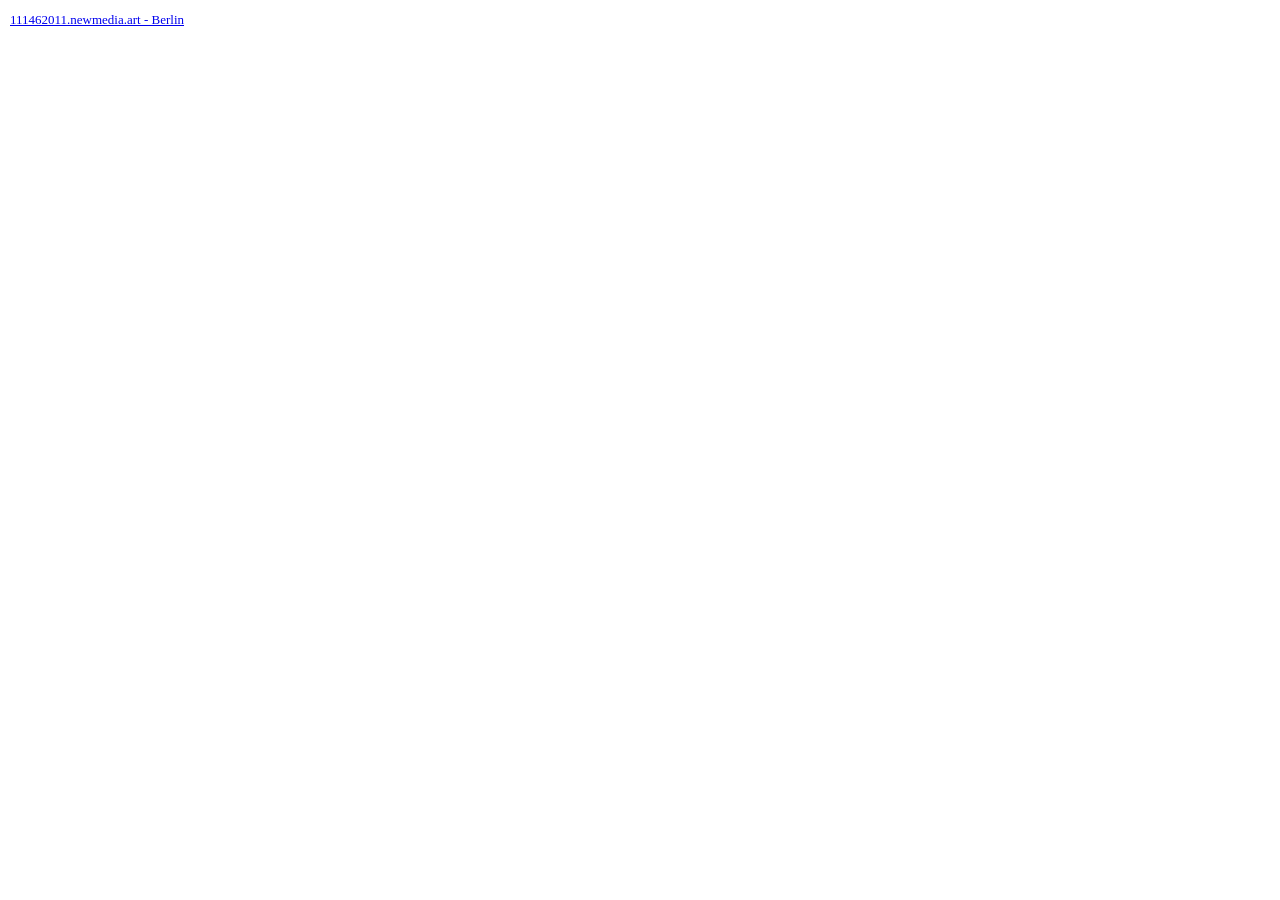
<file: index.html>
<!DOCTYPE html><html dir="ltr" lang="zh_tw"><head><title>Jodit Editor</title><style>html{margin:0;padding:0;min-height: 100%;}body{box-sizing:border-box;font-size:13px;line-height:1.6;padding:10px;margin:0;background:transparent;color:#000;position:relative;z-index:2;user-select:auto;margin:0px;overflow:auto;outline:none;}table{width:100%;border:none;border-collapse:collapse;empty-cells: show;max-width: 100%;}th,td{padding: 2px 5px;border:1px solid #ccc;-webkit-user-select:text;-moz-user-select:text;-ms-user-select:text;user-select:text}p{margin-top:0;}.jodit_editor .jodit_iframe_wrapper{display: block;clear: both;user-select: none;position: relative;}.jodit_editor .jodit_iframe_wrapper:after {position:absolute;content:"";z-index:1;top:0;left:0;right: 0;bottom: 0;cursor: pointer;display: block;background: rgba(0, 0, 0, 0);} .jodit_disabled{user-select: none;-o-user-select: none;-moz-user-select: none;-khtml-user-select: none;-webkit-user-select: none;-ms-user-select: none}</style></head><body dir="ltr" style="direction: ltr; ;" spellcheck="false"><p><a href="https://111462011.newmedia.art/zh/">111462011.newmedia.art - Berlin</a></p><p><br></p><p><br></p></body></html>
</file>
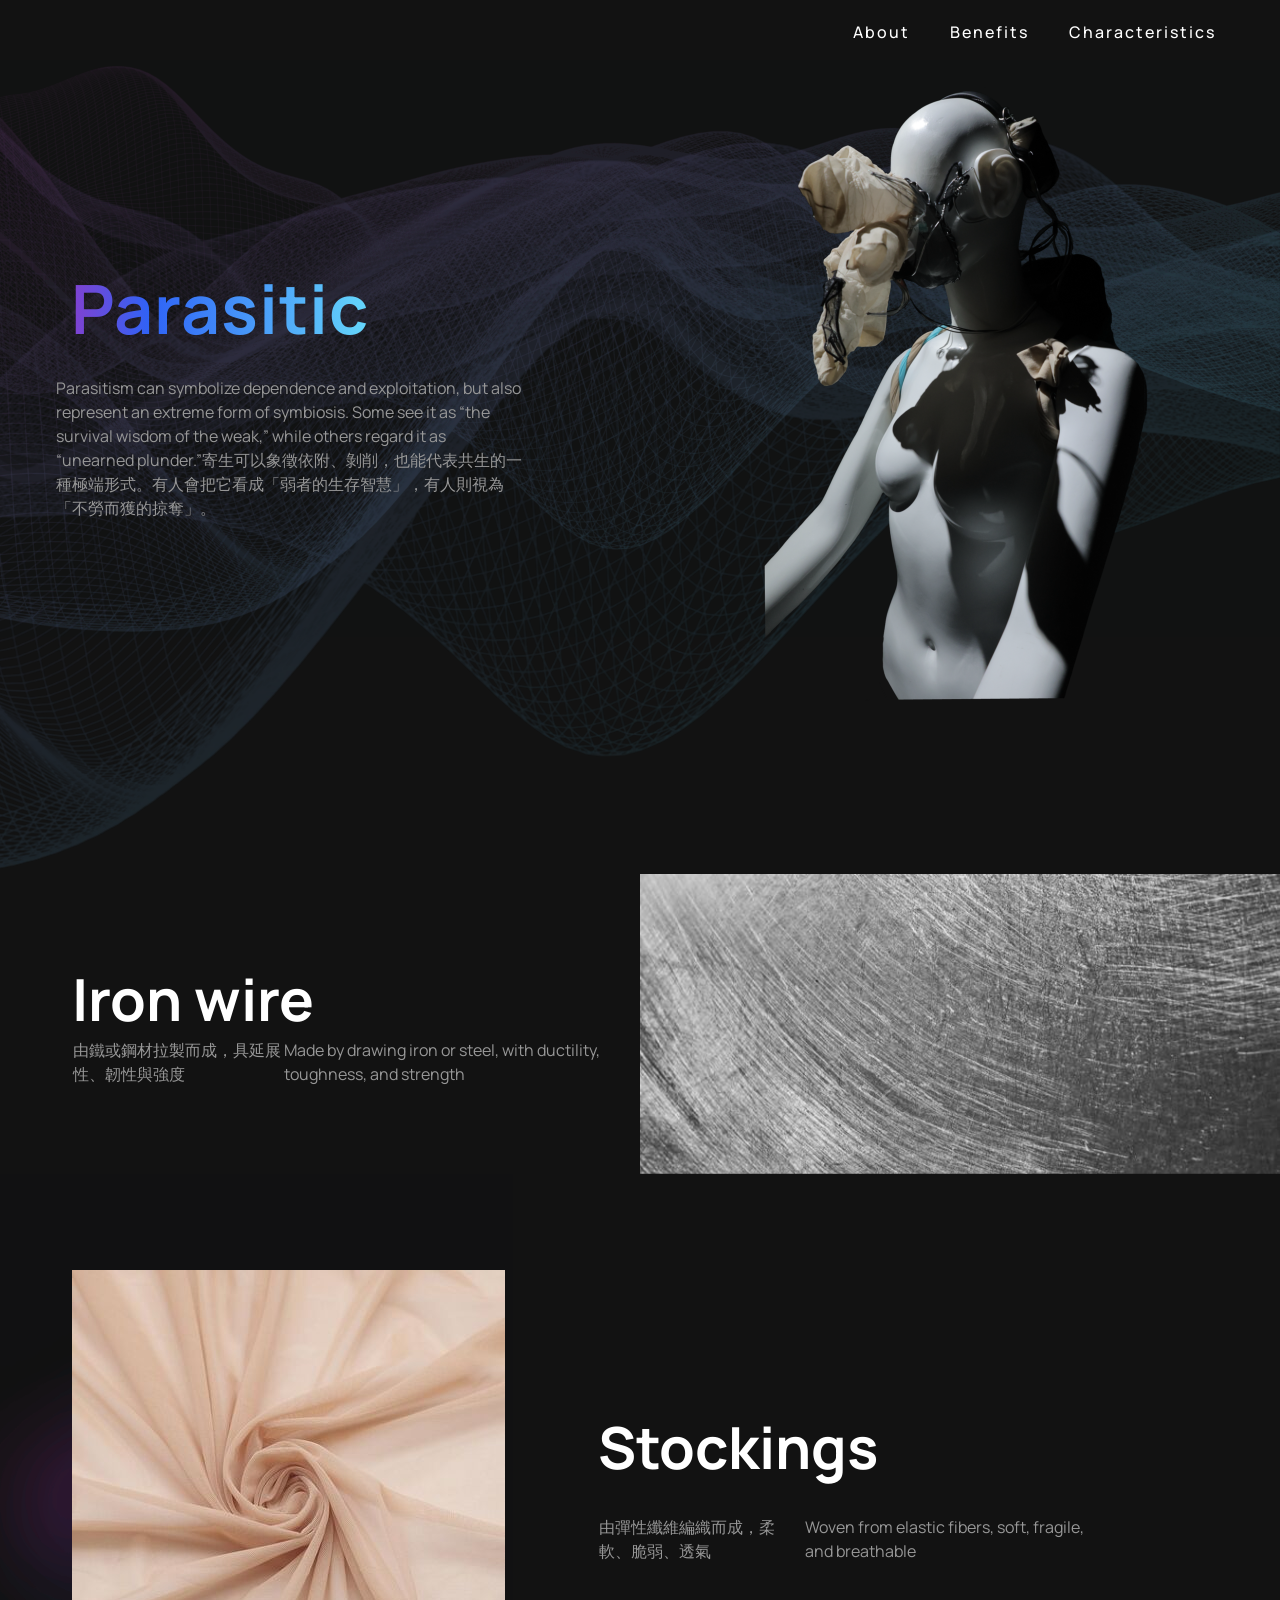
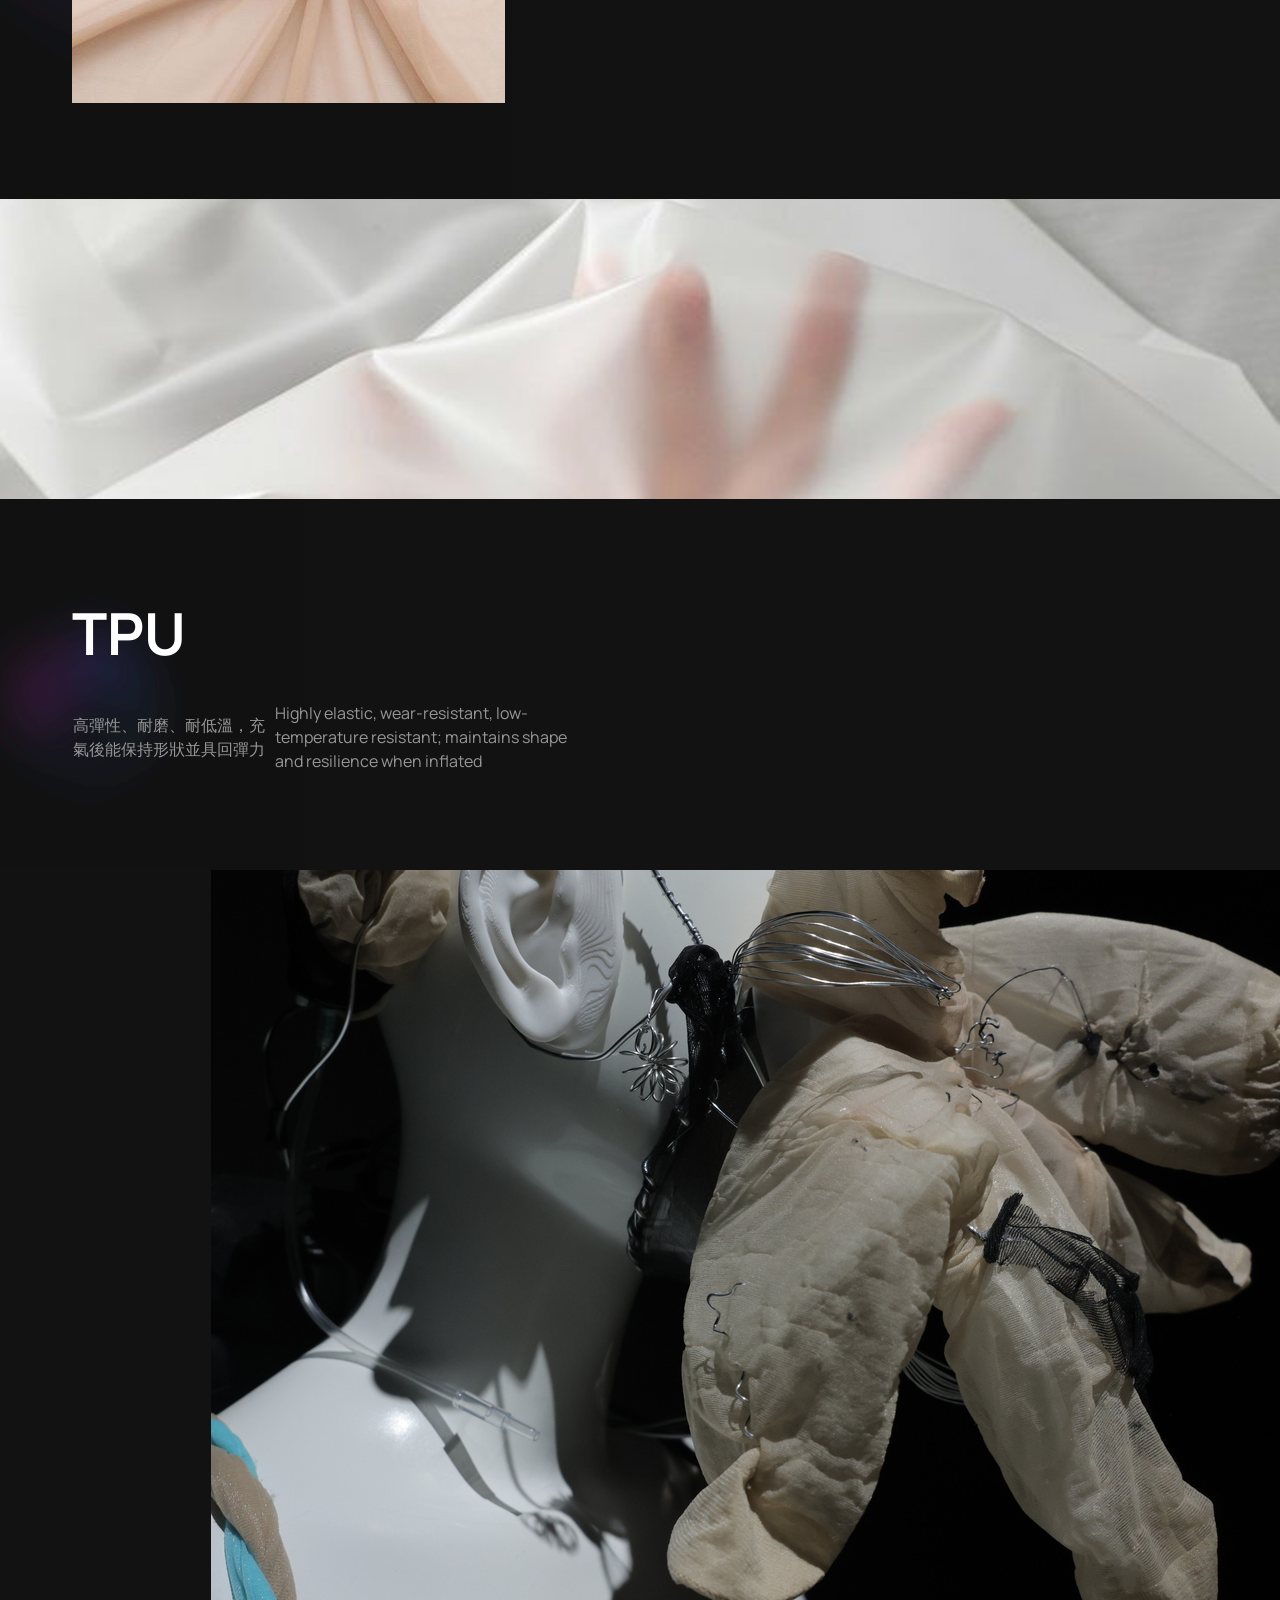
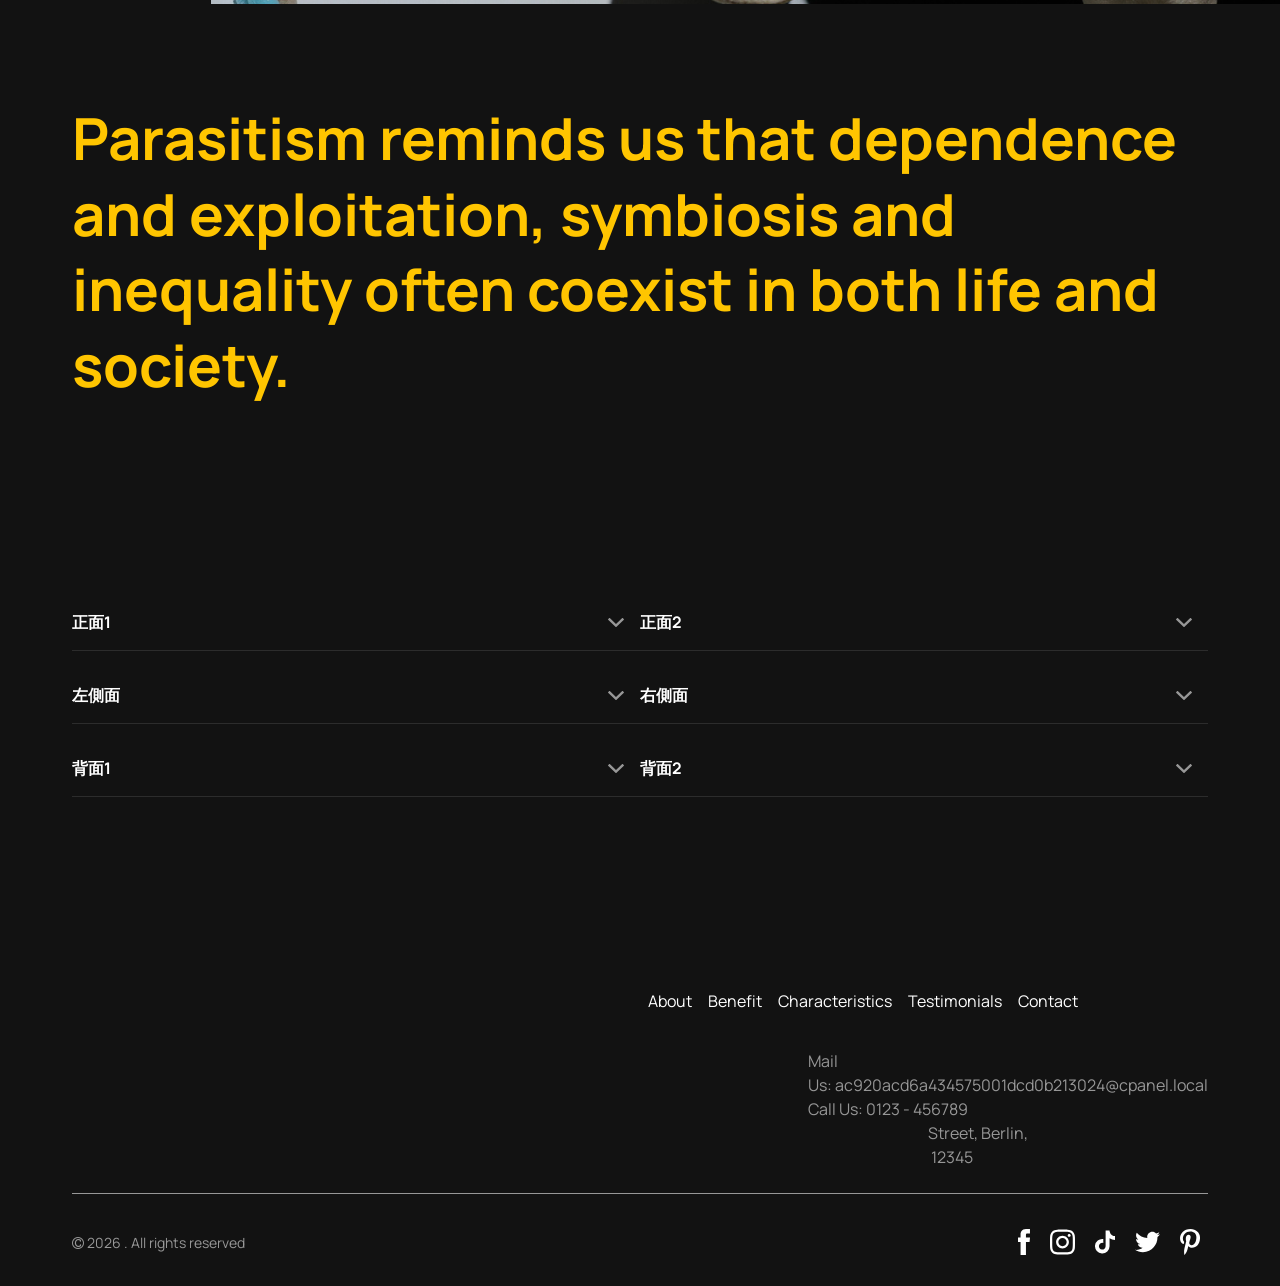
<file: zh/index.html>
<!DOCTYPE html><html lang="zh"><head><title>111462011.newmedia.art - Berlin</title><meta http-equiv="Content-Type" content="text/html; charset=utf-8" /><meta name="keywords" content="headphones, wireless headphones, electronics, music, 111462011.newmedia.art, Berlin" /><meta name="description" content="111462011.newmedia.art" /><meta property="og:description" content="111462011.newmedia.art" /><meta name="icbm" content="52.5200066,13.404954" /><meta name="geo.position" content="52.5200066;13.404954" /><meta name="geo.placename" content="Berlin" /><meta property="og:title" content="111462011.newmedia.art - Berlin" /><meta property="og:type" content="website" /><meta property="og:locale" content="zh" /><meta property="og:url" content="https://111462011.newmedia.art/zh" /><meta name="viewport" content="width=device-width, initial-scale=1" /><link rel="icon" href="data:," /><link rel="preconnect" href="" /><link rel="stylesheet" type="text/css" media="screen" href="/webcard/static/app.min.1780930541.css"/><link rel="stylesheet" type="text/css" media="screen" href="/css/custom.260524122532.css" id="customcss"/><link rel="canonical" href="https://111462011.newmedia.art/zh"/><link rel="alternate" hreflang="zh" href="https://111462011.newmedia.art/zh" title="Home"/><script>if (!webcard) var webcard={};webcard.id=3171346;webcard.moduleId=30894757;webcard.culture="zh";webcard.type=2;webcard.isEdit=false;webcard.isPreview=true;webcard.isMobile=/Android|webOS|iPhone|iPad|iPod|BlackBerry/i.test(navigator.userAgent);webcard.isTouch='ontouchstart' in window || navigator.msMaxTouchPoints > 0;webcard.googleMapsEmbedApiKey='AIzaSyDoOLq_ts27g3vEog9sGYB0GJSyWBDK9gs';webcard.googleMapsApiKey='';webcard.apiHost=location.host + '/api.php';var extraPath='';</script><link rel="preload" as="style" href="/g/fonts.css?family=Manrope:300,regular,700,500&amp;subset=latin&amp;display=swap" /><link rel="stylesheet" media="print" onload="this.media='all'" href="/g/fonts.css?family=Manrope:300,regular,700,500&amp;subset=latin&amp;display=swap" /><style>figure{margin:0}#ed-2926731238 { position: absolute; inset: 60px 0px 0px; } #ed-2926731238 img { width: 100%; } @media screen and (max-width: 575px) {  #ed-2926731238 img { width: 100%; }} @media screen and (max-width: 575px) {  #ed-2926731238 { top: 60px; }} #ed-2926731241 { position: absolute; inset: 60px 0px 0px; } #ed-2926731241 img { width: 100%; } @media screen and (max-width: 575px) {  #ed-2926731241 img { width: 100%; }} @media screen and (max-width: 575px) {  #ed-2926731241 { top: 0px; }} #ed-2926731136 { flex-basis: auto; flex-grow: 1; } #ed-2926731139 { flex-grow: 1; flex-basis: auto; } #ed-2926731139 > .inner { place-content: center flex-end; align-items: center; } @media screen and (max-width: 975px) {  #ed-2926731139 > .inner { justify-content: flex-end; }} #ed-2926731130 > .inner { justify-content: space-between; align-items: center; } @media screen and (max-width: 975px) {  #ed-2926731151 > .background-image-holder:not(.ed-lazyload) { background-image: url("/images/976/19616250/Maskgroup-B-dQIDXug263Q-4xtwQbCA.webp") !important; }} #ed-2926731166 .space { height: 24px; } @media screen and (max-width: 975px) {  #ed-2926731166 .space { height: 10px; }} @media screen and (max-width: 575px) {  #ed-2926731166 .space { height: 16px; }} #ed-2926731169 { flex-basis: 470px; } #ed-2926731172 .space { height: 48px; } @media screen and (max-width: 975px) {  #ed-2926731172 .space { height: 20px; }} @media screen and (max-width: 575px) {  #ed-2926731172 .space { height: 24px; }} #ed-2926731160 { flex-shrink: 1; flex-grow: 1; } #ed-2926731160 > .inner { place-content: center flex-start; } @media screen and (max-width: 575px) {  #ed-2926731160 { order: 2; }} #ed-2926731181 { text-align: center; } #ed-2926731181 img { width: 584px; } #ed-2926731178 { flex-grow: 1; flex-shrink: 1; } #ed-2926731178 > .inner { align-content: flex-start; align-items: flex-start; } @media screen and (max-width: 575px) {  #ed-2926731178 { order: 1; }} #ed-2926731157 > .inner { justify-content: space-between; align-items: stretch; } @media screen and (max-width: 975px) {  #ed-2926731157 > .inner { max-width: none; min-width: 100%; }} #ed-2926731193 .space { height: 24px; } @media screen and (max-width: 975px) {  #ed-2926731193 .space { height: 10px; }} @media screen and (max-width: 575px) {  #ed-2926731193 .space { height: 16px; }} #ed-2926731196 { flex-basis: 470px; } #ed-2926731199 .space { height: 48px; } @media screen and (max-width: 975px) {  #ed-2926731199 .space { height: 20px; }} @media screen and (max-width: 575px) {  #ed-2926731199 .space { height: 24px; }} #ed-2926731187 { flex-shrink: 1; flex-grow: 1; } #ed-2926731187 > .inner { place-content: center flex-start; } @media screen and (max-width: 575px) {  #ed-2926731187 { order: 2; }} #ed-2926731208 img { width: 100%; } #ed-2926731205 { flex-grow: 1; flex-shrink: 1; } #ed-2926731205 > .inner { align-content: flex-start; align-items: flex-start; } @media screen and (max-width: 575px) {  #ed-2926731205 { order: 1; }} #ed-2926731184 > .inner { justify-content: space-between; align-items: stretch; } @media screen and (max-width: 975px) {  #ed-2926731184 > .inner { max-width: none; min-width: 100%; }} #ed-2926731220 .space { height: 24px; } @media screen and (max-width: 975px) {  #ed-2926731220 .space { height: 10px; }} @media screen and (max-width: 575px) {  #ed-2926731220 .space { height: 16px; }} #ed-2926731223 { flex-basis: 470px; } #ed-2926731226 .space { height: 48px; } @media screen and (max-width: 975px) {  #ed-2926731226 .space { height: 20px; }} @media screen and (max-width: 575px) {  #ed-2926731226 .space { height: 24px; }} #ed-2926731214 { flex-shrink: 1; flex-grow: 1; } #ed-2926731214 > .inner { place-content: center flex-start; } @media screen and (max-width: 575px) {  #ed-2926731214 { order: 2; }} #ed-2926731235 { text-align: center; } #ed-2926731235 img { width: 598px; } #ed-2926731232 { flex-grow: 1; flex-shrink: 1; } #ed-2926731232 > .inner { align-content: flex-start; align-items: flex-start; } @media screen and (max-width: 575px) {  #ed-2926731232 { order: 1; }} #ed-2926731211 > .inner { justify-content: space-between; align-items: stretch; } @media screen and (max-width: 975px) {  #ed-2926731211 > .inner { max-width: none; min-width: 100%; }} #ed-2926731148 > .inner { place-content: center flex-start; flex-flow: wrap; padding: 0px 16px; } #ed-2926731148 { flex-basis: auto; order: 0; flex-grow: 1; opacity: 1; } @media screen and (max-width: 975px) {  #ed-2926731148 { min-height: 0px; }} @media screen and (max-width: 975px) {  #ed-2926731148 > .inner { align-content: flex-start; padding: 32px; }} #ed-2926731145 > .inner { align-content: stretch; flex-direction: column; } #ed-2926731145 { min-height: 90vh; } @media screen and (max-width: 975px) {  #ed-2926731145 { min-height: 400px; }} #ed-2944297471 > .inner { align-items: center; align-content: center; } @media screen and (max-width: 575px) {  #ed-2944297483 > .background-image-holder:not(.ed-lazyload) { background-image: url("/images/576/25808863/a6b2a56be022ba6e3b22d2e94aa952f0-a6-QwQgcacK4eu9tnad9nQ.jpg") !important; }} #ed-2944297480 { flex-basis: 10px; flex-grow: 1; min-height: 300px; } #ed-2944297468 > .inner { justify-content: space-between; align-items: stretch; } #ed-2926731247 .background-image-holder { background-size: contain; background-position: 0% 50%; } #null .background-image-holder { background-position: left center; background-size: contain; } @media screen and (max-width: 975px) {  #ed-2926731247 > .background-image-holder:not(.ed-lazyload) { background-image: url("/images/976/6319045/Maskgroup3.png") !important; }} @media screen and (max-width: 975px) {  #null > .background-image-holder:not(.ed-lazyload) { background-image: url("/images/976/6319045/Maskgroup3.png") !important; }} @media screen and (max-width: 575px) {  #null > .background-image-holder:not(.ed-lazyload) { background-image: url("/images/576/6319045/Maskgroup3.png") !important; }} @media screen and (max-width: 575px) {  #ed-2926731247 .background-image-holder { background-position: 0% 0%; background-size: contain; }} @media screen and (max-width: 575px) {  #ed-2926731247 > .background-image-holder:not(.ed-lazyload) { background-image: url("/images/576/6319045/Maskgroup3.png") !important; }} #ed-2926731253 img { width: 433px; } @media screen and (max-width: 975px) {  #ed-2926731253 img { width: 100%; }} @media screen and (max-width: 575px) {  #ed-2926731253 img { width: 100%; }} #ed-2926731250 { flex-shrink: 1; flex-grow: 1; } #ed-2926731250 > .inner { place-content: flex-start; align-items: flex-start; } #ed-2926731262 .space { height: 30px; } #ed-2926731265 { flex-basis: 500px; } #ed-2926731256 { flex-grow: 1; flex-shrink: 1; } #ed-2926731256 > .inner { place-content: center flex-start; align-items: flex-start; } #ed-2926731244 > .inner { justify-content: space-between; align-items: stretch; } #ed-2944297510 .background-image-holder { background-position: center center; } @media screen and (max-width: 575px) {  #ed-2944297510 > .background-image-holder:not(.ed-lazyload) { background-image: url("/images/576%2C735x356%2B0%2B0/25809144/TessutoinTPUtraslucidoPellicolaimpermeabileperindumentiinTPUTessutodidesignSacchettoinPVCtrasparenteAlmezzometro-EtsyItalia-q4HSLF5-bfZV4LcJrAcl2A.jpg") !important; }} #ed-2944297507 { flex-basis: 10px; flex-grow: 1; min-height: 300px; } #ed-2944297489 .background-image-holder { background-size: contain; background-position: 0% 50%; } #null .background-image-holder { background-position: left center; background-size: contain; } @media screen and (max-width: 975px) {  #ed-2944297489 > .background-image-holder:not(.ed-lazyload) { background-image: url("/images/976/6319045/Maskgroup3.png") !important; }} @media screen and (max-width: 975px) {  #null > .background-image-holder:not(.ed-lazyload) { background-image: url("/images/976/6319045/Maskgroup3.png") !important; }} @media screen and (max-width: 575px) {  #null > .background-image-holder:not(.ed-lazyload) { background-image: url("/images/576/6319045/Maskgroup3.png") !important; }} @media screen and (max-width: 575px) {  #ed-2944297489 .background-image-holder { background-position: 0% 0%; background-size: contain; }} @media screen and (max-width: 575px) {  #ed-2944297489 > .background-image-holder:not(.ed-lazyload) { background-image: url("/images/576/6319045/Maskgroup3.png") !important; }} #ed-2944297501 .space { height: 30px; } #ed-2944297504 { flex-basis: 500px; } #ed-2944297495 { flex-grow: 1; flex-shrink: 1; } #ed-2944297495 > .inner { place-content: center flex-start; align-items: flex-start; } #ed-2944297492 { flex-shrink: 1; flex-grow: 1; } #ed-2944297492 > .inner { place-content: flex-start; align-items: flex-start; } #ed-2944297486 > .inner { justify-content: space-between; align-items: stretch; } #ed-2926731343 { flex-basis: 100%; text-align: right; } #ed-2926731343 img { width: 1069px; } @media screen and (max-width: 975px) {  #ed-2926731343 img { width: 550px; }} #ed-2926731340 { flex-shrink: 1; flex-grow: 1; } @media screen and (max-width: 575px) {  #ed-2926731340 { margin: 0px 0px 0px -80px; }} #ed-2926731331 > .inner { justify-content: space-between; align-items: stretch; padding: 6rem 0rem 6rem 2rem; } @media screen and (max-width: 975px) {  #ed-2926731331 > .inner { padding: 5rem 0rem 5rem 2rem; }} @media screen and (max-width: 575px) {  #ed-2926731331 > .inner { padding: 4rem 0rem 4rem 2rem; }} #ed-2926731571 > .inner { align-items: center; justify-content: space-between; } #ed-2926731580 > .inner { align-items: center; justify-content: space-between; } #ed-2926731589 > .inner { align-items: center; justify-content: space-between; } #ed-2926731547 { flex-basis: 50%; } @media screen and (max-width: 575px) {  #ed-2926731547 { flex-basis: 100%; }} #ed-2989737355 > .inner { align-items: center; justify-content: space-between; } #ed-2989737364 > .inner { align-items: center; justify-content: space-between; } #ed-2989737373 > .inner { align-items: center; justify-content: space-between; } #ed-2989737349 { flex-basis: 50%; } @media screen and (max-width: 575px) {  #ed-2989737349 { flex-basis: 100%; }} #ed-2926731541 > .inner { justify-content: space-between; } #ed-2926731487 .space { height: 16px; } #ed-2926731481 > .inner { justify-content: flex-start; } #ed-2926731496 { flex-basis: 100%; } #ed-2926731499 .space { height: 36px; } @media screen and (max-width: 975px) {  #ed-2926731499 .space { height: 16px; }} @media screen and (max-width: 575px) {  #ed-2926731499 .space { height: 25px; }} #ed-2926731502 { flex-basis: 50%; } @media screen and (max-width: 975px) {  #ed-2926731502 { flex-basis: 100%; margin: 0px 0px 16px; }} #ed-2926731505 { flex-basis: 50%; } @media screen and (max-width: 975px) {  #ed-2926731505 { flex-basis: 100%; }} #ed-2926731493 > .inner { justify-content: flex-end; } @media screen and (max-width: 575px) {  #ed-2926731493 > .inner { justify-content: flex-start; }} #ed-2926731478 > .inner { place-content: flex-start center; align-items: flex-start; } #ed-2926731508 hr { width: 100%; height: 1px; }  #ed-2926731523 svg { width: 12px; } #ed-2926731523 { flex-basis: auto; margin: 0px 20px 0px 0px; } #ed-2926731526 svg { width: 25px; } #ed-2926731526 { flex-basis: auto; margin: 0px 20px 0px 0px; } #ed-2926731529 svg { width: 20px; } #ed-2926731529 { flex-basis: auto; margin: 0px 20px 0px 0px; } #ed-2926731532 svg { width: 25px; } #ed-2926731532 { flex-basis: auto; margin: 0px 20px 0px 0px; } #ed-2926731535 svg { width: 20px; } #ed-2926731535 { flex-basis: auto; } #ed-2926731520 { flex-basis: auto; } #ed-2926731520 > .inner { align-items: center; align-content: center; } @media screen and (max-width: 575px) {  #ed-2926731538 { margin: 20px 0px 0px; }} #ed-2926731511 > .inner { place-content: center space-between; align-items: center; } @media screen and (max-width: 975px) {  #ed-2926731511 > .inner { justify-content: space-between; }} @media screen and (max-width: 575px) {  #ed-2926731511 > .inner { justify-content: center; }} #ed-2926731475 > .inner { justify-content: center; padding: 6rem 32px 20px; }</style></head><body class="page-30894757 pagelayout-1 index slogan culture-zh"><a href="#main-content" class="wv-link-content button">Skip to main content</a>
<figure class="ed-element ed-image" id="ed-2926731238"><img src="/images/1920/6314344/Maskgroup.png" alt="" srcset="/images/576/6314344/Maskgroup.png 576w, /images/976/6314344/Maskgroup.png 976w, /images/1920/6314344/Maskgroup.png 1920w, /images/3840/6314344/Maskgroup.png 2x"></figure><figure class="ed-element ed-image hide-lg hide-md" id="ed-2926731241"><img src="/images/1920/6314344/Maskgroup.png" alt=""></figure><div class="ed-element ed-container wv-boxed menu-wrapper wv-overflow_visible preset-menu-v2-product-landing-page-electronics" id="ed-2926731130"><header class="inner"><nav class="ed-element ed-menu wv-custom" id="ed-2926731136"><ul class="menu-level-0"><li class="first"><a href="/zh#ed-2926731244" class="wv-link-elm first">About</a></li><li><a>Benefits</a></li><li class="end"><a href="/zh#ed-2926731541" class="wv-link-elm last">Characteristics</a></li></ul></nav><div class="ed-element ed-container mobile-cont wv-overflow_visible" id="ed-2926731139"><div class="inner"><div class="ed-element ed-html menu-trigger" id="ed-2926731142"><div class="menu-trigger-box"><button class="menu-trigger-inner">Menu</button></div></div></div></div></header></div><div class="ed-element ed-container banner preset-banner-v3-product-landing-page-electronics" id="ed-2926731145"><div class="inner" role="banner"><div class="ed-element ed-container banner-content wv-spacer wv-boxed parallax full-width" id="ed-2926731148"><div class="background"><figure class="ed-element ed-image wv-bg" id="ed-2926731151"><div class="background-image-holder" style="background-image: url(&quot;/images/1920/19616250/Maskgroup-B-dQIDXug263Q-4xtwQbCA.webp&quot;);"></div></figure></div><div class="inner" data-parallax-amount="40"><div class="ed-element ed-content-slider" id="ed-2926731154"><div class="slider-container" data-parameters="{&quot;items&quot;:[],&quot;adaptiveHeight&quot;:false,&quot;slidesToShow&quot;:1,&quot;slidesToScroll&quot;:1,&quot;rows&quot;:1,&quot;slidesPerRow&quot;:1,&quot;height&quot;:null,&quot;animation&quot;:&quot;fade&quot;,&quot;animationSpeed&quot;:&quot;800ms&quot;,&quot;direction&quot;:&quot;horizontal&quot;,&quot;autoplay&quot;:true,&quot;autoplaySpeed&quot;:&quot;4s&quot;,&quot;pauseOnHover&quot;:false,&quot;loop&quot;:true,&quot;nav&quot;:false,&quot;dots&quot;:false,&quot;enlarge&quot;:false,&quot;retinaImages&quot;:false,&quot;lazyLoad&quot;:&quot;progressive&quot;,&quot;variableWidth&quot;:false,&quot;centerMode&quot;:false,&quot;centerPadding&quot;:&quot;0px&quot;,&quot;asNavFor&quot;:&quot;&quot;}" aria-roledescription="carousel"><div class="ed-slider-item"><div class="ed-element ed-container flex-align-items-stretch flex-justify-content-space-between preset-unequal-columns-v2-product-landing-page-electronics-slider-in-header-1 wv-boxed" id="ed-2926731157"><div class="inner"><div class="ed-element ed-container flex-justify-content-start unequal-columns-box unequal-columns-box-flex wv-overflow_visible" id="ed-2926731160"><div class="inner"><div class="ed-element ed-headline custom-theme" id="ed-2926731163"><h1><span class="gradient-text">&nbsp;Parasitic</span></h1></div><div class="ed-element ed-spacer" id="ed-2926731166"><div class="space"></div></div><div class="ed-element ed-text custom-theme" id="ed-2926731169"><p>Parasitism can symbolize dependence and exploitation, but also represent an extreme form of symbiosis. Some see it as “the survival wisdom of the weak,” while others regard it as “unearned plunder.”寄生可以象徵依附、剝削，也能代表共生的一種極端形式。有人會把它看成「弱者的生存智慧」，有人則視為「不勞而獲的掠奪」。</p></div><div class="ed-element ed-spacer" id="ed-2926731172"><div class="space"></div></div></div></div><div class="ed-element ed-container flex-align-items-start flex-align-content-start unequal-columns-box unequal-columns-box-shrink wv-overflow_visible" id="ed-2926731178"><div class="inner"><figure class="ed-element ed-image" id="ed-2926731181"><img src="/images/584%2C1777x2048%2B135%2B0/25806795/IMG_0115-fjfAhdyL2e0ejXCE6q03qA.PNG" alt="" srcset="/images/576%2C1777x2048%2B135%2B0/25806795/IMG_0115-fjfAhdyL2e0ejXCE6q03qA.PNG 576w, /images/584%2C1777x2048%2B135%2B0/25806795/IMG_0115-fjfAhdyL2e0ejXCE6q03qA.PNG 584w, /images/1168%2C1777x2048%2B135%2B0/25806795/IMG_0115-fjfAhdyL2e0ejXCE6q03qA.PNG 2x"></figure></div></div></div></div></div><div class="ed-slider-item"><div class="ed-element ed-container flex-align-items-stretch flex-justify-content-space-between wv-boxed preset-unequal-columns-v2-product-landing-page-electronics-slider-in-header-2" id="ed-2926731184"><div class="inner"><div class="ed-element ed-container flex-justify-content-start unequal-columns-box unequal-columns-box-flex wv-overflow_visible" id="ed-2926731187"><div class="inner"><div class="ed-element ed-headline custom-theme" id="ed-2926731190"><h1><span style="color: rgb(250, 225, 0);">&nbsp;Parasitic</span><span class="color-primary"><br></span></h1></div><div class="ed-element ed-spacer" id="ed-2926731193"><div class="space"></div></div><div class="ed-element ed-text custom-theme" id="ed-2926731196"><p>The term “parasitism” is often used to describe individuals or groups who rely on systems, families, or others’ resources to survive. This can be seen either as criticism or as a revelation of structural inequality.</p><p>「寄生」常被用來形容某些人或群體依附於制度、家庭或他人資源而生存。這既可能是批判，也可能是對結構性不平等的揭示。</p></div><div class="ed-element ed-spacer" id="ed-2926731199"><div class="space"></div></div></div></div><div class="ed-element ed-container flex-align-items-start flex-align-content-start unequal-columns-box unequal-columns-box-shrink wv-overflow_visible" id="ed-2926731205"><div class="inner"><figure class="ed-element ed-image" id="ed-2926731208"><img src="/images/1024/25774916/-2-pVR2YY4TAgRBpAe-YjnfCg.png" alt=""></figure></div></div></div></div></div><div class="ed-slider-item"><div class="ed-element ed-container flex-align-items-stretch flex-justify-content-space-between wv-boxed preset-unequal-columns-v2-product-landing-page-electronics-slider-in-header-3" id="ed-2926731211"><div class="inner"><div class="ed-element ed-container flex-justify-content-start unequal-columns-box unequal-columns-box-flex wv-overflow_visible" id="ed-2926731214"><div class="inner"><div class="ed-element ed-headline custom-theme" id="ed-2926731217"><h1>&nbsp;Parasitic</h1></div><div class="ed-element ed-spacer" id="ed-2926731220"><div class="space"></div></div><div class="ed-element ed-text custom-theme" id="ed-2926731223"><p>Parasitism is a survival strategy, relying on the host to obtain resources. It reminds us of the diversity and cruelty of life.</p><p>寄生是一種生存策略，依附在宿主身上獲取資源。它提醒我們生命的多樣性與殘酷性。</p></div><div class="ed-element ed-spacer" id="ed-2926731226"><div class="space"></div></div></div></div><div class="ed-element ed-container flex-align-items-start flex-align-content-start unequal-columns-box unequal-columns-box-shrink wv-overflow_visible" id="ed-2926731232"><div class="inner"><figure class="ed-element ed-image" id="ed-2926731235"><img src="/images/598/25806910/IMG_0116-EHYwxbkrM8jjac8f7xVk9Q.PNG" alt=""></figure></div></div></div></div></div></div></div></div></div></div></div><div class="ed-element ed-container flex-align-items-stretch flex-justify-content-space-between preset-fullscreen-text-and-background-v3-alignments" id="ed-2944297468"><div class="inner"><div class="ed-element ed-container text-and-background-content flex-align-items-center flex-align-content-center wv-boxed wv-overflow_visible" id="ed-2944297471"><div class="inner"><div class="ed-element ed-headline custom-theme" id="ed-2944297474"><h2>Iron wire</h2></div><div class="ed-element ed-text custom-theme" id="ed-2944297477"><table><tbody><tr><td>由鐵或鋼材拉製而成，具延展性、韌性與強度</td><td>Made by drawing iron or steel, with ductility, toughness, and strength</td></tr></tbody></table><p> </p></div></div></div><div class="ed-element ed-container full-width text-and-background-background wv-overflow_visible" id="ed-2944297480"><div class="background"><figure class="ed-element ed-image wv-bg bg-cc" id="ed-2944297483"><div class="background-image-holder lazyload ed-lazyload" data-background="url(&quot;/images/675/25808863/a6b2a56be022ba6e3b22d2e94aa952f0-a6-QwQgcacK4eu9tnad9nQ.jpg&quot;)" style="background-image: url(&quot;data:image/svg+xml,%3Csvg%20width='675'%20viewBox='0%200%20675%201200'%20xmlns='http://www.w3.org/2000/svg'%3E%3Crect%20width='675'%20height='1200'%20style='fill:%20%23F7F7F7'%20/%3E%3C/svg%3E&quot;);"></div></figure></div><div class="inner" data-parallax-amount="0">&nbsp;</div></div></div></div><div class="ed-element ed-container flex-align-items-stretch flex-justify-content-space-between wv-boxed wv-spacer preset-unequal-columns-v2-product-landing-page-electronics-section-after-header full-width" id="ed-2926731244"><div class="background"><figure class="ed-element ed-image wv-bg" id="ed-2926731247"><div class="background-image-holder ed-lazyload" style="background-image: url(&quot;data:image/svg+xml,%3Csvg%20width='800'%20viewBox='0%200%20800%20975.2788104089219'%20xmlns='http://www.w3.org/2000/svg'%3E%3Crect%20width='800'%20height='975.2788104089219'%20style='fill:%20%23F7F7F7'%20/%3E%3C/svg%3E&quot;);" data-background="url(&quot;/images/1920/6319045/Maskgroup3.png&quot;)"></div></figure></div><div class="inner"><div class="ed-element ed-container flex-align-items-start flex-justify-content-start flex-align-content-start unequal-columns-box unequal-columns-box-flex wv-overflow_visible" id="ed-2926731250"><div class="inner"><figure class="ed-element ed-image" id="ed-2926731253"><img src="data:image/svg+xml,%3Csvg%20width='433'%20viewBox='0%200%20433%20433'%20xmlns='http://www.w3.org/2000/svg'%3E%3Crect%20width='433'%20height='433'%20style='fill:%20%23F7F7F7'%20/%3E%3C/svg%3E" alt="" class="ed-lazyload" data-src="/images/433/25809048/4-WayStretchMeshFabricNylonSpandexPowerMesh60Inchby2YardsLightweightSheerMeshNude-8Rh6pxi6DGT7vhsBThOuFA.jpg"></figure></div></div><div class="ed-element ed-container flex-align-items-start flex-justify-content-start unequal-columns-box unequal-columns-box-shrink wv-overflow_visible" id="ed-2926731256"><div class="inner"><div class="ed-element ed-headline custom-theme" id="ed-2926731259"><h2>Stockings</h2></div><div class="ed-element ed-spacer" id="ed-2926731262"><div class="space"></div></div><div class="ed-element ed-text custom-theme" id="ed-2926731265"><table><tbody><tr><td>由彈性纖維編織而成，柔軟、脆弱、透氣</td><td>Woven from elastic fibers, soft, fragile, and breathable</td></tr></tbody></table></div></div></div></div></div><div class="ed-element ed-container full-width text-and-background-background wv-overflow_visible" id="ed-2944297507"><div class="background"><figure class="ed-element ed-image wv-bg bg-cc" id="ed-2944297510"><div class="background-image-holder lazyload ed-lazyload" data-background="url(&quot;/images/735%2C735x356%2B0%2B0/25809144/TessutoinTPUtraslucidoPellicolaimpermeabileperindumentiinTPUTessutodidesignSacchettoinPVCtrasparenteAlmezzometro-EtsyItalia-q4HSLF5-bfZV4LcJrAcl2A.jpg&quot;)" style="background-image: url(&quot;data:image/svg+xml,%3Csvg%20width='735'%20viewBox='0%200%20735%20356.1340206185567'%20xmlns='http://www.w3.org/2000/svg'%3E%3Crect%20width='735'%20height='356.1340206185567'%20style='fill:%20%23F7F7F7'%20/%3E%3C/svg%3E&quot;);"></div></figure></div><div class="inner" data-parallax-amount="0">&nbsp;</div></div><div class="ed-element ed-container flex-align-items-stretch flex-justify-content-space-between wv-boxed wv-spacer preset-unequal-columns-v2-product-landing-page-electronics-section-after-header full-width" id="ed-2944297486"><div class="background"><figure class="ed-element ed-image wv-bg" id="ed-2944297489"><div class="background-image-holder ed-lazyload" style="background-image: url(&quot;data:image/svg+xml,%3Csvg%20width='800'%20viewBox='0%200%20800%20975.2788104089219'%20xmlns='http://www.w3.org/2000/svg'%3E%3Crect%20width='800'%20height='975.2788104089219'%20style='fill:%20%23F7F7F7'%20/%3E%3C/svg%3E&quot;);" data-background="url(&quot;/images/1920/6319045/Maskgroup3.png&quot;)"></div></figure></div><div class="inner"><div class="ed-element ed-container flex-align-items-start flex-justify-content-start flex-align-content-start unequal-columns-box unequal-columns-box-flex wv-overflow_visible" id="ed-2944297492"><div class="inner"><div class="ed-element ed-container flex-align-items-start flex-justify-content-start unequal-columns-box unequal-columns-box-shrink wv-overflow_visible" id="ed-2944297495"><div class="inner"><div class="ed-element ed-headline custom-theme" id="ed-2944297498"><h2>TPU</h2></div><div class="ed-element ed-spacer" id="ed-2944297501"><div class="space"></div></div><div class="ed-element ed-text custom-theme" id="ed-2944297504"><table><tbody><tr><td style="width: 40.2846%;">高彈性、耐磨、耐低溫，充氣後能保持形狀並具回彈力</td><td style="width: 59.5154%;">Highly elastic, wear-resistant, low-temperature resistant; maintains shape and resilience when inflated</td></tr></tbody></table></div></div></div></div></div></div></div><div class="ed-element ed-container unequal-columns-box unequal-columns-box-flex wv-overflow_visible" id="ed-2926731340"><div class="inner"><figure class="ed-element ed-image" id="ed-2926731343"><img src="data:image/svg+xml,%3Csvg%20width='1069'%20viewBox='0%200%201069%20733.6626666666665'%20xmlns='http://www.w3.org/2000/svg'%3E%3Crect%20width='1069'%20height='733.6626666666665'%20style='fill:%20%23F7F7F7'%20/%3E%3C/svg%3E" alt="" class="ed-lazyload" data-src="/images/1069%2C4907x3368%2B1092%2B0/25806959/IMG_7497-D24h1ErO6FTGF7C2cNuPaA.JPG" srcset="data:image/svg+xml,%3Csvg%20width='1069'%20viewBox='0%200%201069%20733.6626666666665'%20xmlns='http://www.w3.org/2000/svg'%3E%3Crect%20width='1069'%20height='733.6626666666665'%20style='fill:%20%23F7F7F7'%20/%3E%3C/svg%3E 1w" data-srcset="/images/576%2C4907x3368%2B1092%2B0/25806959/IMG_7497-D24h1ErO6FTGF7C2cNuPaA.JPG 576w, /images/976%2C4907x3368%2B1092%2B0/25806959/IMG_7497-D24h1ErO6FTGF7C2cNuPaA.JPG 976w, /images/1069%2C4907x3368%2B1092%2B0/25806959/IMG_7497-D24h1ErO6FTGF7C2cNuPaA.JPG 1069w, /images/2138%2C4907x3368%2B1092%2B0/25806959/IMG_7497-D24h1ErO6FTGF7C2cNuPaA.JPG 2x"></figure></div></div><div class="ed-element ed-container flex-align-items-stretch flex-justify-content-space-between preset-unequal-columns-v2-landing-page-electronics-section-after-icons-section wv-boxed wv-spacer" id="ed-2926731331"><div class="inner"><div class="ed-element ed-text custom-theme" id="ed-2944353839"><h2><span style="color: rgb(255, 197, 0);">Parasitism reminds us that dependence and exploitation, symbiosis and inequality often coexist in both life and society.</span></h2></div></div></div><div class="ed-element ed-container wv-boxed wv-spacer" id="ed-2926731541"><div class="inner"><div class="ed-element ed-container accordion wv-boxed wv-spacer preset-accordion-v3-product-landing-page-electronics" id="ed-2926731547"><div class="inner"><div class="ed-element ed-headline custom-theme accordion-trigger" id="ed-2926731568"><h3><a class="wv-link-elm active" href="#!next">正面1</a></h3></div><div class="ed-element ed-container accordion-content animation-initial" id="ed-2926731571" data-animation="{&quot;type&quot;:&quot;slide&quot;,&quot;initial&quot;:&quot;hide&quot;,&quot;keepHeight&quot;:false,&quot;duration&quot;:&quot;0.5s&quot;,&quot;delay&quot;:&quot;0s&quot;,&quot;overlay&quot;:{&quot;width&quot;:&quot;auto&quot;},&quot;trigger&quot;:&quot;&quot;,&quot;group&quot;:{&quot;name&quot;:&quot;accordion_17fd&quot;,&quot;behavior&quot;:{&quot;show&quot;:&quot;hide&quot;,&quot;hide&quot;:&quot;hide&quot;}}}"><div class="inner"><figure class="ed-element ed-image" id="ed-2989737340"><img src="data:image/svg+xml,%3Csvg%20width='1024'%20viewBox='0%200%201024%20574.8053333333334'%20xmlns='http://www.w3.org/2000/svg'%3E%3Crect%20width='1024'%20height='574.8053333333334'%20style='fill:%20%23F7F7F7'%20/%3E%3C/svg%3E" alt="" data-src="/images/1024/25901281/IMG_7520-xOJavPm4wKejjFZTiVUBkw.JPG" class="ed-lazyload"></figure></div></div><div class="ed-element ed-headline custom-theme accordion-trigger" id="ed-2926731577"><h3><a class="wv-link-elm active" href="#!next">左側面</a></h3></div><div class="ed-element ed-container accordion-content animation-initial" id="ed-2926731580" data-animation="{&quot;type&quot;:&quot;slide&quot;,&quot;initial&quot;:&quot;hide&quot;,&quot;keepHeight&quot;:false,&quot;duration&quot;:&quot;0.5s&quot;,&quot;delay&quot;:&quot;0s&quot;,&quot;overlay&quot;:{&quot;width&quot;:&quot;auto&quot;},&quot;trigger&quot;:&quot;&quot;,&quot;group&quot;:{&quot;name&quot;:&quot;accordion_17fd&quot;,&quot;behavior&quot;:{&quot;show&quot;:&quot;hide&quot;,&quot;hide&quot;:&quot;hide&quot;}}}"><div class="inner"><figure class="ed-element ed-image" id="ed-2989737343"><img src="data:image/svg+xml,%3Csvg%20width='1024'%20viewBox='0%200%201024%201824.2280285035629'%20xmlns='http://www.w3.org/2000/svg'%3E%3Crect%20width='1024'%20height='1824.2280285035629'%20style='fill:%20%23F7F7F7'%20/%3E%3C/svg%3E" alt="" data-src="/images/1024%2C3368x6000%2B1316%2B-1316%2C-90/25901255/IMG_7534-on-LZ1Kp-x6UnlZm3KMdrg.JPG" class="ed-lazyload"></figure></div></div><div class="ed-element ed-headline custom-theme accordion-trigger" id="ed-2926731586"><h3><a class="wv-link-elm active" href="#!next">背面1</a></h3></div><div class="ed-element ed-container accordion-content animation-initial" id="ed-2926731589" data-animation="{&quot;type&quot;:&quot;slide&quot;,&quot;initial&quot;:&quot;hide&quot;,&quot;keepHeight&quot;:false,&quot;duration&quot;:&quot;0.5s&quot;,&quot;delay&quot;:&quot;0s&quot;,&quot;overlay&quot;:{&quot;width&quot;:&quot;auto&quot;},&quot;trigger&quot;:&quot;&quot;,&quot;group&quot;:{&quot;name&quot;:&quot;accordion_17fd&quot;,&quot;behavior&quot;:{&quot;show&quot;:&quot;hide&quot;,&quot;hide&quot;:&quot;hide&quot;}}}"><div class="inner"><figure class="ed-element ed-image" id="ed-2989737346"><img src="data:image/svg+xml,%3Csvg%20width='1024'%20viewBox='0%200%201024%20574.8053333333334'%20xmlns='http://www.w3.org/2000/svg'%3E%3Crect%20width='1024'%20height='574.8053333333334'%20style='fill:%20%23F7F7F7'%20/%3E%3C/svg%3E" alt="" data-src="/images/1024/25901074/IMG_7521-WLHUJlI5jcfvsDijeRCS0A.JPG" class="ed-lazyload"></figure></div></div></div></div><div class="ed-element ed-container accordion wv-boxed wv-spacer preset-accordion-v3-product-landing-page-electronics" id="ed-2989737349"><div class="inner"><div class="ed-element ed-headline custom-theme accordion-trigger" id="ed-2989737352"><h3><a class="wv-link-elm active" href="#!next">正面2</a></h3></div><div class="ed-element ed-container accordion-content animation-initial" id="ed-2989737355" data-animation="{&quot;type&quot;:&quot;slide&quot;,&quot;initial&quot;:&quot;hide&quot;,&quot;keepHeight&quot;:false,&quot;duration&quot;:&quot;0.5s&quot;,&quot;delay&quot;:&quot;0s&quot;,&quot;overlay&quot;:{&quot;width&quot;:&quot;auto&quot;},&quot;trigger&quot;:&quot;&quot;,&quot;group&quot;:{&quot;name&quot;:&quot;accordion_17fd&quot;,&quot;behavior&quot;:{&quot;show&quot;:&quot;hide&quot;,&quot;hide&quot;:&quot;hide&quot;}}}"><div class="inner"><figure class="ed-element ed-image" id="ed-2989737358"><img src="data:image/svg+xml,%3Csvg%20width='1024'%20viewBox='0%200%201024%20574.8053333333334'%20xmlns='http://www.w3.org/2000/svg'%3E%3Crect%20width='1024'%20height='574.8053333333334'%20style='fill:%20%23F7F7F7'%20/%3E%3C/svg%3E" alt="" data-src="/images/1024/25901284/IMG_7518-rN6HjAextIFfr2tQ4pTSLA.JPG" class="ed-lazyload"></figure></div></div><div class="ed-element ed-headline custom-theme accordion-trigger" id="ed-2989737361"><h3><a class="wv-link-elm active" href="#!next">右側面</a></h3></div><div class="ed-element ed-container accordion-content animation-initial" id="ed-2989737364" data-animation="{&quot;type&quot;:&quot;slide&quot;,&quot;initial&quot;:&quot;hide&quot;,&quot;keepHeight&quot;:false,&quot;duration&quot;:&quot;0.5s&quot;,&quot;delay&quot;:&quot;0s&quot;,&quot;overlay&quot;:{&quot;width&quot;:&quot;auto&quot;},&quot;trigger&quot;:&quot;&quot;,&quot;group&quot;:{&quot;name&quot;:&quot;accordion_17fd&quot;,&quot;behavior&quot;:{&quot;show&quot;:&quot;hide&quot;,&quot;hide&quot;:&quot;hide&quot;}}}"><div class="inner"><figure class="ed-element ed-image" id="ed-2989737367"><img src="data:image/svg+xml,%3Csvg%20width='1024'%20viewBox='0%200%201024%201824.2280285035629'%20xmlns='http://www.w3.org/2000/svg'%3E%3Crect%20width='1024'%20height='1824.2280285035629'%20style='fill:%20%23F7F7F7'%20/%3E%3C/svg%3E" alt="" data-src="/images/1024%2C3368x6000%2B1316%2B-1316%2C-90/25901265/IMG_7535-OPv0J0kIRCKETgzsx9_i-Q.JPG" class="ed-lazyload"></figure></div></div><div class="ed-element ed-headline custom-theme accordion-trigger" id="ed-2989737370"><h3><a class="wv-link-elm active" href="#!next">背面2</a></h3></div><div class="ed-element ed-container accordion-content animation-initial" id="ed-2989737373" data-animation="{&quot;type&quot;:&quot;slide&quot;,&quot;initial&quot;:&quot;hide&quot;,&quot;keepHeight&quot;:false,&quot;duration&quot;:&quot;0.5s&quot;,&quot;delay&quot;:&quot;0s&quot;,&quot;overlay&quot;:{&quot;width&quot;:&quot;auto&quot;},&quot;trigger&quot;:&quot;&quot;,&quot;group&quot;:{&quot;name&quot;:&quot;accordion_17fd&quot;,&quot;behavior&quot;:{&quot;show&quot;:&quot;hide&quot;,&quot;hide&quot;:&quot;hide&quot;}}}"><div class="inner"><figure class="ed-element ed-image" id="ed-2989737376"><img src="data:image/svg+xml,%3Csvg%20width='1024'%20viewBox='0%200%201024%201824.2280285035629'%20xmlns='http://www.w3.org/2000/svg'%3E%3Crect%20width='1024'%20height='1824.2280285035629'%20style='fill:%20%23F7F7F7'%20/%3E%3C/svg%3E" alt="" data-src="/images/1024%2C3368x6000%2B1316%2B-1316%2C-90/25901152/IMG_7522-wFCszvr3W1UB0hESSjQJQw.JPG" class="ed-lazyload"></figure></div></div></div></div></div></div><div class="ed-element ed-container footer flex-justify-content-center wv-boxed wv-spacer wv-overflow_visible preset-footer-thrud-v3-product-landing-page-electronics" id="ed-2926731475"><footer class="inner"><div class="ed-element ed-container footer-thrud-content flex-align-items-start flex-justify-content-center flex-align-content-start wv-overflow_visible" id="ed-2926731478"><div class="inner"><div class="ed-element ed-container flex-justify-content-start footer-thrud-box" id="ed-2926731481"><div class="inner"><div class="ed-element ed-spacer" id="ed-2926731487"><div class="space"></div></div></div></div><div class="ed-element ed-container footer-thrud-box" id="ed-2926731493"><div class="inner"><nav class="ed-element ed-menu wv-custom" id="ed-2926731496"><ul class="menu-level-0"><li class="first"><a href="/zh#ed-2926731244" class="wv-link-elm first">About</a></li><li><a href="/zh#ed-2926731268" class="wv-link-elm">Benefit</a></li><li><a href="/zh#ed-2926731541" class="wv-link-elm">Characteristics</a></li><li><a href="/zh#ed-2926731379" class="wv-link-elm">Testimonials</a></li><li class="end"><a href="/zh#ed-2926731433" class="wv-link-elm last">Contact</a></li></ul></nav><div class="ed-element ed-spacer" id="ed-2926731499"><div class="space"></div></div><div class="ed-element ed-text custom-theme" id="ed-2926731502"><p>Mail Us:&nbsp;<a class="fr-deletable" contenteditable="false" data-bind="customer.email" href="mailto:ac920acd6a434575001dcd0b213024@cpanel.local">ac920acd6a434575001dcd0b213024@cpanel.local</a></p><p>Call Us:&nbsp;<span class="fr-deletable" contenteditable="false" data-bind="customer.phone">0123 - 456789</span></p></div><div class="ed-element ed-text custom-theme" id="ed-2926731505"><p><span class="fr-deletable" contenteditable="false" data-bind="customer.street">Street</span>,&nbsp;<span class="fr-deletable" contenteditable="false" data-bind="customer.city">Berlin</span>,</p><p><span class="fr-deletable" contenteditable="false" data-bind="customer.custom1"></span>&nbsp;<span class="fr-deletable" contenteditable="false" data-bind="customer.zip">12345</span></p></div></div></div></div></div><div class="ed-element ed-separator footer-thrud-separator" id="ed-2926731508">
                <hr class="bg-secondary">
            </div><div class="ed-element ed-container flex-align-items-center flex-align-content-center footer-thrud-bar wv-overflow_visible" id="ed-2926731511"><div class="inner"><div class="ed-element ed-container flex-align-items-center flex-align-content-center" style="flex-basis: auto;" id="ed-2926731514"><div class="inner"><div class="ed-element ed-text custom-theme hide-sm" id="ed-2926731517"><p><span style="font-size: 14px;"><i class="fa fa-copyright fr-deletable" contenteditable="false"></i> 2026 . All rights reserved</span></p></div></div></div><div class="ed-element ed-container flex-align-content-center flex-align-items-center" id="ed-2926731520"><div class="inner"><figure class="ed-element ed-icon" id="ed-2926731523"><a href="#"><svg xmlns="http://www.w3.org/2000/svg" viewBox="296 -787 406 874" data-icon="ico-social-facebook" preserveAspectRatio="xMidYMid" style="overflow: hidden;"><path d="M703.2 -504.2H564.6V-595c0 -34.1 22.7 -42.1 38.6 -42.1h97.6V-787l-134.6 -0.5C416.9 -787.5 383 -675.7 383 -604.1v99.9h-86.4V-349.8H383V87.4h181.7v-437.1h122.6l15.9 -154.5z" class="fill-primary"></path></svg></a></figure><figure class="ed-element ed-icon" id="ed-2926731526"><a href="#"><svg xmlns="http://www.w3.org/2000/svg" viewBox="0 31 448 448" data-icon="fa-brands-instagram" preserveAspectRatio="xMidYMid" style="overflow: hidden;"><path d="M224.1 141c-63.6 0 -114.9 51.3 -114.9 114.9s51.3 114.9 114.9 114.9S339 319.5 339 255.9 287.7 141 224.1 141zm0 189.6c-41.1 0 -74.7 -33.5 -74.7 -74.7s33.5 -74.7 74.7 -74.7 74.7 33.5 74.7 74.7 -33.6 74.7 -74.7 74.7zm146.4 -194.3c0 14.9 -12 26.8 -26.8 26.8 -14.9 0 -26.8 -12 -26.8 -26.8s12 -26.8 26.8 -26.8 26.8 12 26.8 26.8zm76.1 27.2c-1.7 -35.9 -9.9 -67.7 -36.2 -93.9 -26.2 -26.2 -58 -34.4 -93.9 -36.2 -37 -2.1 -147.9 -2.1 -184.9 0 -35.8 1.7 -67.6 9.9 -93.9 36.1s-34.4 58 -36.2 93.9c-2.1 37 -2.1 147.9 0 184.9 1.7 35.9 9.9 67.7 36.2 93.9s58 34.4 93.9 36.2c37 2.1 147.9 2.1 184.9 0 35.9 -1.7 67.7 -9.9 93.9 -36.2 26.2 -26.2 34.4 -58 36.2 -93.9 2.1 -37 2.1 -147.8 0 -184.8zM398.8 388c-7.8 19.6 -22.9 34.7 -42.6 42.6 -29.5 11.7 -99.5 9 -132.1 9s-102.7 2.6 -132.1 -9c-19.6 -7.8 -34.7 -22.9 -42.6 -42.6 -11.7 -29.5 -9 -99.5 -9 -132.1s-2.6 -102.7 9 -132.1c7.8 -19.6 22.9 -34.7 42.6 -42.6 29.5 -11.7 99.5 -9 132.1 -9s102.7 -2.6 132.1 9c19.6 7.8 34.7 22.9 42.6 42.6 11.7 29.5 9 99.5 9 132.1s2.7 102.7 -9 132.1z" class="fill-primary"></path></svg></a></figure><figure class="ed-element ed-icon" id="ed-2926731529"><a href="#"><svg xmlns="http://www.w3.org/2000/svg" viewBox="0 0 447 511" data-icon="fa-brands-tiktok" preserveAspectRatio="xMidYMid" style="overflow: hidden;"><path d="M448 209.9a210.1 210.1 0 0 1 -122.8 -39.25V349.4A162.6 162.6 0 1 1 185 188.3V278.2a74.62 74.62 0 1 0 52.23 71.18V0l88 0a121.2 121.2 0 0 0 1.86 22.17h0A122.2 122.2 0 0 0 381 102.4a121.4 121.4 0 0 0 67 20.14z" class="fill-primary"></path></svg></a></figure><figure class="ed-element ed-icon" id="ed-2926731532"><a href="#"><svg xmlns="http://www.w3.org/2000/svg" viewBox="62 -705 875 711" data-icon="ico-social-twitter" preserveAspectRatio="xMidYMid" style="overflow: hidden;"><path d="M937.5 -621.5C905.3 -607.2 870.7 -597.6 834.4 -593.2c37.1 -22.2 65.5 -57.4 78.9 -99.3C878.6 -671.9 840.1 -657 799.3 -648.9c-32.7 -34.9 -79.4 -56.7 -131 -56.7 -99.2 -0 -179.6 80.3 -179.6 179.5 0 14.1 1.6 27.8 4.6 40.9 -149.2 -7.5 -281.5 -78.9 -370 -187.6C107.9 -646.3 99 -615.4 99 -582.5c0 62.3 31.7 117.2 79.8 149.4 -29.4 -0.9 -57.1 -9 -81.3 -22.5v2.3c0 87 61.9 159.5 144 176 -15 4.1 -30.9 6.3 -47.3 6.3 -11.6 -0 -22.8 -1.1 -33.7 -3.2C183.3 -202.9 249.6 -151 328.1 -149.5 266.7 -101.4 189.4 -72.7 105.2 -72.7c-14.5 -0 -28.7 -0.8 -42.8 -2.5C141.9 -24.3 236.2 5.4 337.6 5.4c330.2 -0 510.8 -273.5 510.8 -510.7 0 -7.8 -0.2 -15.5 -0.5 -23.2 35.1 -25.4 65.6 -57 89.6 -93z" class="fill-primary"></path></svg></a></figure><figure class="ed-element ed-icon" id="ed-2926731535"><a href="#"><svg xmlns="http://www.w3.org/2000/svg" viewBox="161 -787 677 875" data-icon="ico-social-pinterest" preserveAspectRatio="xMidYMid" style="overflow: hidden;"><path d="M520.6 -787.5C281.8 -787.5 161.4 -616.4 161.4 -473.6c0 86.4 32.7 163.4 102.9 192.1 11.5 4.7 21.9 0.2 25.1 -12.6 2.4 -8.8 7.8 -31.1 10.2 -40.3 3.3 -12.6 2.1 -17 -7.2 -28 -20.2 -23.9 -33.2 -54.8 -33.2 -98.5 0 -127 95 -240.8 247.4 -240.8 134.9 -0 209.1 82.4 209.1 192.6 0 144.9 -64.1 267.2 -159.3 267.2 -52.6 -0 -91.9 -43.5 -79.3 -96.9 15.1 -63.7 44.4 -132.4 44.4 -178.3 0 -41.1 -22 -75.4 -67.7 -75.4 -53.8 -0 -97 55.6 -97 130.1 0 47.4 16.1 79.5 16.1 79.5S318 -149.8 308.4 -109C289.2 -27.7 305.5 72 306.9 82c0.8 6 8.5 7.4 12 2.9 4.9 -6.5 68.9 -85.5 90.7 -164.5 6.1 -22.3 35.3 -138.2 35.3 -138.2 17.5 33.3 68.5 62.6 122.8 62.6 161.5 -0 271.2 -147.3 271.2 -344.5 -0.1 -148.9 -126.4 -287.8 -318.3 -287.8z" class="fill-primary"></path></svg></a></figure></div></div><div class="ed-element ed-text custom-theme hide-lg hide-md" id="ed-2926731538"><p style="text-align: center;"><span style="font-size: 14px;"><i class="fa fa-copyright fr-deletable" contenteditable="false"></i> 2022 Gadgets. All rights reserved</span></p></div></div></div></footer></div><script src="/webcard/static/app.bundle.1780930555.js"></script><script src="/js/custom.260522110156.js"></script></body>
</html>
</file>
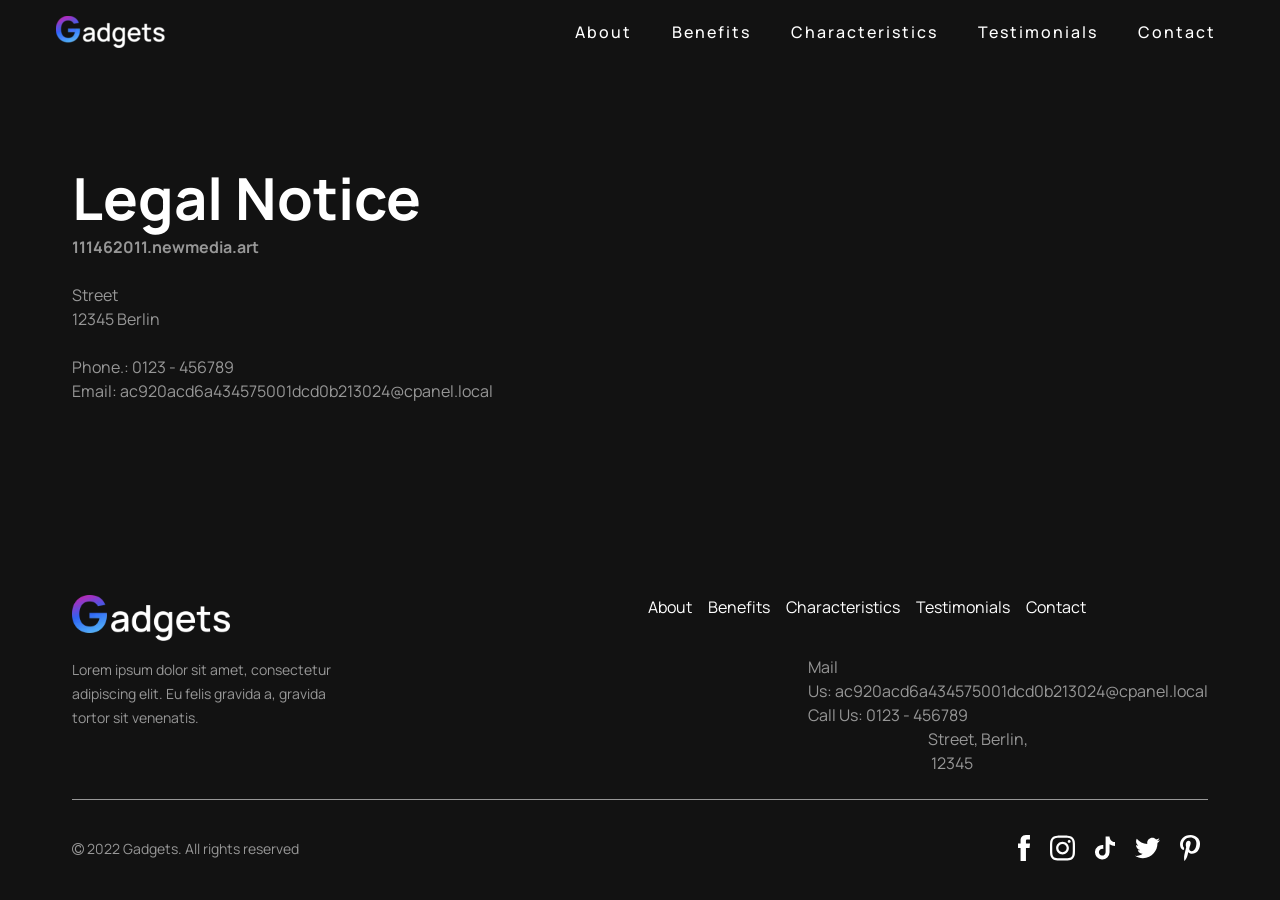
<file: zh/legal-notice/index.html>
<!DOCTYPE html><html lang="zh"><head><title>Legal Notice - 111462011.newmedia.art</title><meta http-equiv="Content-Type" content="text/html; charset=utf-8" /><meta name="icbm" content="52.5200066,13.404954" /><meta name="geo.position" content="52.5200066;13.404954" /><meta name="geo.placename" content="Berlin" /><meta property="og:title" content="Legal Notice - 111462011.newmedia.art" /><meta property="og:type" content="website" /><meta property="og:locale" content="zh" /><meta property="og:url" content="https://111462011.newmedia.art/zh/legal-notice" /><meta name="viewport" content="width=device-width, initial-scale=1" /><link rel="icon" href="data:," /><link rel="preconnect" href="" /><link rel="stylesheet" type="text/css" media="screen" href="/webcard/static/app.min.1780930541.css"/><link rel="stylesheet" type="text/css" media="screen" href="/css/custom.260524122532.css" id="customcss"/><link rel="canonical" href="https://111462011.newmedia.art/zh/legal-notice"/><link rel="alternate" hreflang="zh" href="https://111462011.newmedia.art/zh/legal-notice" title="Legal Notice"/><script>if (!webcard) var webcard={};webcard.id=3171346;webcard.moduleId=30894763;webcard.culture="zh";webcard.type=2;webcard.isEdit=false;webcard.isPreview=true;webcard.isMobile=/Android|webOS|iPhone|iPad|iPod|BlackBerry/i.test(navigator.userAgent);webcard.isTouch='ontouchstart' in window || navigator.msMaxTouchPoints > 0;webcard.googleMapsEmbedApiKey='AIzaSyDoOLq_ts27g3vEog9sGYB0GJSyWBDK9gs';webcard.googleMapsApiKey='';webcard.apiHost=location.host + '/api.php';var extraPath='';</script><link rel="preload" as="style" href="/g/fonts.css?family=Manrope:300,regular,700,500&amp;subset=latin&amp;display=swap" /><link rel="stylesheet" media="print" onload="this.media='all'" href="/g/fonts.css?family=Manrope:300,regular,700,500&amp;subset=latin&amp;display=swap" /><style>figure{margin:0}#ed-2926731643 img { width: 110px; } #ed-2926731643 { flex-basis: auto; } #ed-2926731646 { flex-basis: auto; flex-grow: 1; } #ed-2926731649 { flex-grow: 1; flex-basis: auto; } #ed-2926731649 > .inner { place-content: center flex-end; align-items: center; } @media screen and (max-width: 975px) {  #ed-2926731649 > .inner { justify-content: flex-end; }} #ed-2926731628 > .inner { justify-content: space-between; align-items: center; } #ed-2926731664 { text-align: left; } #ed-2926731664 img { width: 160px; } @media screen and (max-width: 575px) {  #ed-2926731664 img { width: 93px; }} #ed-2926731667 .space { height: 16px; } #ed-2926731670 { flex-basis: 270px; } @media screen and (max-width: 575px) {  #ed-2926731670 { flex-basis: 100%; }} #ed-2926731661 > .inner { justify-content: flex-start; } #ed-2926731676 { flex-basis: 100%; } #ed-2926731679 .space { height: 36px; } @media screen and (max-width: 975px) {  #ed-2926731679 .space { height: 16px; }} @media screen and (max-width: 575px) {  #ed-2926731679 .space { height: 25px; }} #ed-2926731682 { flex-basis: 50%; } @media screen and (max-width: 975px) {  #ed-2926731682 { flex-basis: 100%; margin: 0px 0px 16px; }} #ed-2926731685 { flex-basis: 50%; } @media screen and (max-width: 975px) {  #ed-2926731685 { flex-basis: 100%; }} #ed-2926731673 > .inner { justify-content: flex-end; } @media screen and (max-width: 575px) {  #ed-2926731673 > .inner { justify-content: flex-start; }} #ed-2926731658 > .inner { place-content: flex-start center; align-items: flex-start; } #ed-2926731688 hr { width: 100%; height: 1px; }  #ed-2926731703 svg { width: 12px; } #ed-2926731703 { flex-basis: auto; margin: 0px 20px 0px 0px; } #ed-2926731706 svg { width: 25px; } #ed-2926731706 { flex-basis: auto; margin: 0px 20px 0px 0px; } #ed-2926731709 svg { width: 20px; } #ed-2926731709 { flex-basis: auto; margin: 0px 20px 0px 0px; } #ed-2926731712 svg { width: 25px; } #ed-2926731712 { flex-basis: auto; margin: 0px 20px 0px 0px; } #ed-2926731715 svg { width: 20px; } #ed-2926731715 { flex-basis: auto; } #ed-2926731700 { flex-basis: auto; } #ed-2926731700 > .inner { align-items: center; align-content: center; } @media screen and (max-width: 575px) {  #ed-2926731718 { margin: 20px 0px 0px; }} #ed-2926731691 > .inner { place-content: center space-between; align-items: center; } @media screen and (max-width: 975px) {  #ed-2926731691 > .inner { justify-content: space-between; }} @media screen and (max-width: 575px) {  #ed-2926731691 > .inner { justify-content: center; }} #ed-2926731631 > .inner { justify-content: center; padding: 6rem 32px 20px; }</style></head><body class="page-30894763 pagelayout-1 slogan culture-zh"><a href="#main-content" class="wv-link-content button">Skip to main content</a>
<div class="ed-element ed-reference ed-reference-container wv-boxed menu-wrapper wv-overflow_visible preset-menu-v2-product-landing-page-electronics" id="ed-2926731628" data-reference="2926731640"><div class="inner"><div class="ed-element ed-logo logo" id="ed-2926731643"><a href="/zh"><img src="/images/110/20314532/logo-bgo3HS2KjQY290vVwYkMig.webp" alt="Gadgets"></a></div><nav class="ed-element ed-menu wv-custom" id="ed-2926731646"><ul class="menu-level-0"><li class="first"><a href="/#ed-2926731244" class="first">About</a></li><li><a href="/#ed-2926731268">Benefits</a></li><li><a href="/#ed-91932072">Characteristics</a></li><li><a href="/#ed-2926731379">Testimonials</a></li><li class="end"><a href="/#ed-2926731433" class="last">Contact</a></li></ul></nav><div class="ed-element ed-container mobile-cont wv-overflow_visible" id="ed-2926731649"><div class="inner"><div class="ed-element ed-html menu-trigger" id="ed-2926731652"><div class="menu-trigger-box"><button class="menu-trigger-inner">Menu</button></div></div></div></div></div></div><div class="ed-element ed-container wv-boxed wv-spacer" id="ed-2926731619"><div class="inner"><div class="ed-element ed-headline custom-theme" id="ed-2926731622"><h2>Legal Notice</h2></div><div class="ed-element ed-text custom-theme" id="ed-2926731625"><address><strong><span data-bind="customer.company">111462011.newmedia.art</span></strong><br><span data-bind="customer.forename"></span> <span data-bind="customer.surname"></span><br><span data-bind="customer.street">Street</span><br><span data-bind="customer.zip">12345</span> <span data-bind="customer.city">Berlin</span></address><p><br></p><p>Phone.: <span data-bind="customer.phone">0123 - 456789</span><br>Email: <a data-bind="customer.email" href="mailto:ac920acd6a434575001dcd0b213024@cpanel.local">ac920acd6a434575001dcd0b213024@cpanel.local</a></p></div></div></div><div class="ed-element ed-reference ed-reference-container footer flex-justify-content-center wv-boxed wv-spacer wv-overflow_visible preset-footer-thrud-v3-product-landing-page-electronics" id="ed-2926731631" data-reference="2926731655"><div class="inner"><div class="ed-element ed-container footer-thrud-content flex-align-items-start flex-justify-content-center flex-align-content-start wv-overflow_visible" id="ed-2926731658"><div class="inner"><div class="ed-element ed-container flex-justify-content-start footer-thrud-box" id="ed-2926731661"><div class="inner"><div class="ed-element ed-logo" id="ed-2926731664"><a href="/zh"><img src="data:image/svg+xml,%3Csvg%20width='160'%20viewBox='0%200%20160%2044'%20xmlns='http://www.w3.org/2000/svg'%3E%3Crect%20width='160'%20height='44'%20style='fill:%20%23F7F7F7'%20/%3E%3C/svg%3E" alt="Gadgets" data-src="/images/160/20314532/logo-bgo3HS2KjQY290vVwYkMig.webp" class="ed-lazyload" data-srcset="/images/576/20314532/logo-bgo3HS2KjQY290vVwYkMig.webp 576w, /images/640/20314532/logo-bgo3HS2KjQY290vVwYkMig.webp 640w"></a></div><div class="ed-element ed-spacer" id="ed-2926731667"><div class="space"></div></div><div class="ed-element ed-text custom-theme" id="ed-2926731670"><p><span style="font-size: 14px;">Lorem ipsum dolor sit amet, consectetur adipiscing elit. Eu felis gravida a, gravida tortor sit venenatis.</span></p></div></div></div><div class="ed-element ed-container footer-thrud-box" id="ed-2926731673"><div class="inner"><nav class="ed-element ed-menu wv-custom" id="ed-2926731676"><ul class="menu-level-0"><li class="first"><a href="/#ed-2926731244" class="first">About</a></li><li><a href="/#ed-2926731268">Benefits</a></li><li><a href="/#ed-91932072">Characteristics</a></li><li><a href="/#ed-2926731379">Testimonials</a></li><li class="end"><a href="/#ed-2926731433" class="last">Contact</a></li></ul></nav><div class="ed-element ed-spacer" id="ed-2926731679"><div class="space"></div></div><div class="ed-element ed-text custom-theme" id="ed-2926731682"><p>Mail Us:&nbsp;<a class="fr-deletable" data-bind="customer.email" href="mailto:ac920acd6a434575001dcd0b213024@cpanel.local">ac920acd6a434575001dcd0b213024@cpanel.local</a></p><p>Call Us:&nbsp;<span class="fr-deletable" data-bind="customer.phone">0123 - 456789</span></p></div><div class="ed-element ed-text custom-theme" id="ed-2926731685"><p><span class="fr-deletable" data-bind="customer.street">Street</span>,&nbsp;<span class="fr-deletable" data-bind="customer.city">Berlin</span>,</p><p><span class="fr-deletable" data-bind="customer.custom1"></span>&nbsp;<span class="fr-deletable" data-bind="customer.zip">12345</span></p></div></div></div></div></div><div class="ed-element ed-separator footer-thrud-separator" id="ed-2926731688">
                <hr class="bg-secondary">
            </div><div class="ed-element ed-container flex-align-items-center flex-align-content-center footer-thrud-bar wv-overflow_visible" id="ed-2926731691"><div class="inner"><div class="ed-element ed-container flex-align-items-center flex-align-content-center" style="flex-basis: auto;" id="ed-2926731694"><div class="inner"><div class="ed-element ed-text custom-theme hide-sm" id="ed-2926731697"><p><span style="font-size: 14px;"><i class="fa fa-copyright fr-deletable"></i> 2022 Gadgets. All rights reserved</span></p></div></div></div><div class="ed-element ed-container flex-align-content-center flex-align-items-center" id="ed-2926731700"><div class="inner"><figure class="ed-element ed-icon" id="ed-2926731703"><a href="https://facebook.com/" target="_blank"><svg xmlns="http://www.w3.org/2000/svg" viewBox="296 -787 406 874" data-icon="ico-social-facebook" preserveAspectRatio="xMidYMid" style="overflow: hidden;"><path d="M703.2 -504.2H564.6V-595c0 -34.1 22.7 -42.1 38.6 -42.1h97.6V-787l-134.6 -0.5C416.9 -787.5 383 -675.7 383 -604.1v99.9h-86.4V-349.8H383V87.4h181.7v-437.1h122.6l15.9 -154.5z" class="fill-primary"></path></svg></a></figure><figure class="ed-element ed-icon" id="ed-2926731706"><a href="https://www.instagram.com/" target="_blank"><svg xmlns="http://www.w3.org/2000/svg" viewBox="0 31 448 448" data-icon="fa-brands-instagram" preserveAspectRatio="xMidYMid" style="overflow: hidden;"><path d="M224.1 141c-63.6 0 -114.9 51.3 -114.9 114.9s51.3 114.9 114.9 114.9S339 319.5 339 255.9 287.7 141 224.1 141zm0 189.6c-41.1 0 -74.7 -33.5 -74.7 -74.7s33.5 -74.7 74.7 -74.7 74.7 33.5 74.7 74.7 -33.6 74.7 -74.7 74.7zm146.4 -194.3c0 14.9 -12 26.8 -26.8 26.8 -14.9 0 -26.8 -12 -26.8 -26.8s12 -26.8 26.8 -26.8 26.8 12 26.8 26.8zm76.1 27.2c-1.7 -35.9 -9.9 -67.7 -36.2 -93.9 -26.2 -26.2 -58 -34.4 -93.9 -36.2 -37 -2.1 -147.9 -2.1 -184.9 0 -35.8 1.7 -67.6 9.9 -93.9 36.1s-34.4 58 -36.2 93.9c-2.1 37 -2.1 147.9 0 184.9 1.7 35.9 9.9 67.7 36.2 93.9s58 34.4 93.9 36.2c37 2.1 147.9 2.1 184.9 0 35.9 -1.7 67.7 -9.9 93.9 -36.2 26.2 -26.2 34.4 -58 36.2 -93.9 2.1 -37 2.1 -147.8 0 -184.8zM398.8 388c-7.8 19.6 -22.9 34.7 -42.6 42.6 -29.5 11.7 -99.5 9 -132.1 9s-102.7 2.6 -132.1 -9c-19.6 -7.8 -34.7 -22.9 -42.6 -42.6 -11.7 -29.5 -9 -99.5 -9 -132.1s-2.6 -102.7 9 -132.1c7.8 -19.6 22.9 -34.7 42.6 -42.6 29.5 -11.7 99.5 -9 132.1 -9s102.7 -2.6 132.1 9c19.6 7.8 34.7 22.9 42.6 42.6 11.7 29.5 9 99.5 9 132.1s2.7 102.7 -9 132.1z" class="fill-primary"></path></svg></a></figure><figure class="ed-element ed-icon" id="ed-2926731709"><a href="https://www.tiktok.com" target="_blank"><svg xmlns="http://www.w3.org/2000/svg" viewBox="0 0 447 511" data-icon="fa-brands-tiktok" preserveAspectRatio="xMidYMid" style="overflow: hidden;"><path d="M448 209.9a210.1 210.1 0 0 1 -122.8 -39.25V349.4A162.6 162.6 0 1 1 185 188.3V278.2a74.62 74.62 0 1 0 52.23 71.18V0l88 0a121.2 121.2 0 0 0 1.86 22.17h0A122.2 122.2 0 0 0 381 102.4a121.4 121.4 0 0 0 67 20.14z" class="fill-primary"></path></svg></a></figure><figure class="ed-element ed-icon" id="ed-2926731712"><a href="https://twitter.com/" target="_blank"><svg xmlns="http://www.w3.org/2000/svg" viewBox="62 -705 875 711" data-icon="ico-social-twitter" preserveAspectRatio="xMidYMid" style="overflow: hidden;"><path d="M937.5 -621.5C905.3 -607.2 870.7 -597.6 834.4 -593.2c37.1 -22.2 65.5 -57.4 78.9 -99.3C878.6 -671.9 840.1 -657 799.3 -648.9c-32.7 -34.9 -79.4 -56.7 -131 -56.7 -99.2 -0 -179.6 80.3 -179.6 179.5 0 14.1 1.6 27.8 4.6 40.9 -149.2 -7.5 -281.5 -78.9 -370 -187.6C107.9 -646.3 99 -615.4 99 -582.5c0 62.3 31.7 117.2 79.8 149.4 -29.4 -0.9 -57.1 -9 -81.3 -22.5v2.3c0 87 61.9 159.5 144 176 -15 4.1 -30.9 6.3 -47.3 6.3 -11.6 -0 -22.8 -1.1 -33.7 -3.2C183.3 -202.9 249.6 -151 328.1 -149.5 266.7 -101.4 189.4 -72.7 105.2 -72.7c-14.5 -0 -28.7 -0.8 -42.8 -2.5C141.9 -24.3 236.2 5.4 337.6 5.4c330.2 -0 510.8 -273.5 510.8 -510.7 0 -7.8 -0.2 -15.5 -0.5 -23.2 35.1 -25.4 65.6 -57 89.6 -93z" class="fill-primary"></path></svg></a></figure><figure class="ed-element ed-icon" id="ed-2926731715"><a href="https://www.pinterest.co.uk/" target="_blank"><svg xmlns="http://www.w3.org/2000/svg" viewBox="161 -787 677 875" data-icon="ico-social-pinterest" preserveAspectRatio="xMidYMid" style="overflow: hidden;"><path d="M520.6 -787.5C281.8 -787.5 161.4 -616.4 161.4 -473.6c0 86.4 32.7 163.4 102.9 192.1 11.5 4.7 21.9 0.2 25.1 -12.6 2.4 -8.8 7.8 -31.1 10.2 -40.3 3.3 -12.6 2.1 -17 -7.2 -28 -20.2 -23.9 -33.2 -54.8 -33.2 -98.5 0 -127 95 -240.8 247.4 -240.8 134.9 -0 209.1 82.4 209.1 192.6 0 144.9 -64.1 267.2 -159.3 267.2 -52.6 -0 -91.9 -43.5 -79.3 -96.9 15.1 -63.7 44.4 -132.4 44.4 -178.3 0 -41.1 -22 -75.4 -67.7 -75.4 -53.8 -0 -97 55.6 -97 130.1 0 47.4 16.1 79.5 16.1 79.5S318 -149.8 308.4 -109C289.2 -27.7 305.5 72 306.9 82c0.8 6 8.5 7.4 12 2.9 4.9 -6.5 68.9 -85.5 90.7 -164.5 6.1 -22.3 35.3 -138.2 35.3 -138.2 17.5 33.3 68.5 62.6 122.8 62.6 161.5 -0 271.2 -147.3 271.2 -344.5 -0.1 -148.9 -126.4 -287.8 -318.3 -287.8z" class="fill-primary"></path></svg></a></figure></div></div><div class="ed-element ed-text custom-theme hide-lg hide-md" id="ed-2926731718"><p style="text-align: center;"><span style="font-size: 14px;"><i class="fa fa-copyright fr-deletable"></i> 2022 Gadgets. All rights reserved</span></p></div></div></div></div></div><script src="/webcard/static/app.bundle.1780930555.js"></script><script src="/js/custom.260522110156.js"></script></body>
</html>
</file>
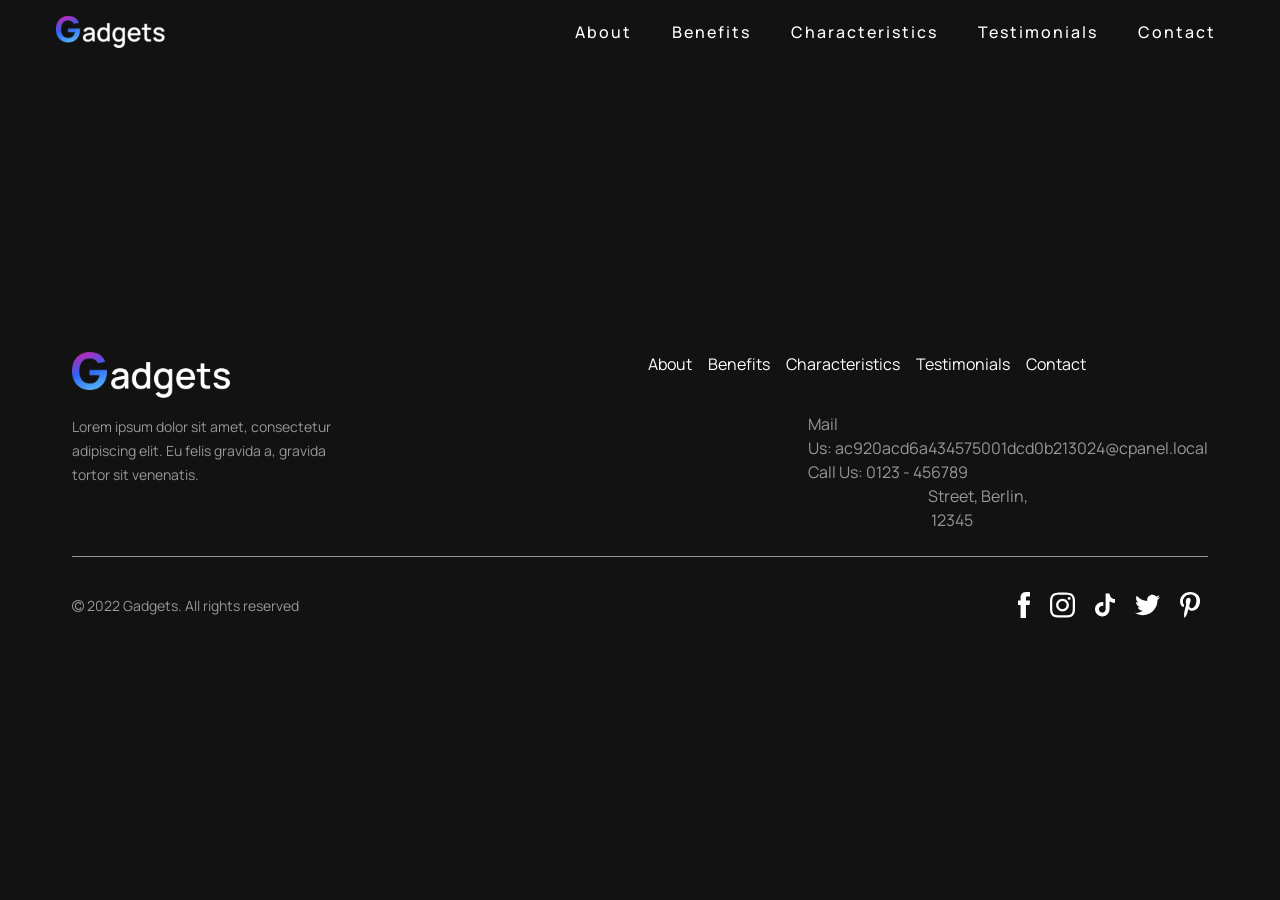
<file: zh/privacy/index.html>
<!DOCTYPE html><html lang="zh"><head><title>Privacy - 111462011.newmedia.art</title><meta http-equiv="Content-Type" content="text/html; charset=utf-8" /><meta name="icbm" content="52.5200066,13.404954" /><meta name="geo.position" content="52.5200066;13.404954" /><meta name="geo.placename" content="Berlin" /><meta property="og:title" content="Privacy - 111462011.newmedia.art" /><meta property="og:type" content="website" /><meta property="og:locale" content="zh" /><meta property="og:url" content="https://111462011.newmedia.art/zh/privacy" /><meta name="viewport" content="width=device-width, initial-scale=1" /><link rel="icon" href="data:," /><link rel="preconnect" href="" /><link rel="stylesheet" type="text/css" media="screen" href="/webcard/static/app.min.1780930541.css"/><link rel="stylesheet" type="text/css" media="screen" href="/css/custom.260524122532.css" id="customcss"/><link rel="canonical" href="https://111462011.newmedia.art/zh/privacy"/><link rel="alternate" hreflang="zh" href="https://111462011.newmedia.art/zh/privacy" title="Privacy"/><script>if (!webcard) var webcard={};webcard.id=3171346;webcard.moduleId=30894766;webcard.culture="zh";webcard.type=2;webcard.isEdit=false;webcard.isPreview=true;webcard.isMobile=/Android|webOS|iPhone|iPad|iPod|BlackBerry/i.test(navigator.userAgent);webcard.isTouch='ontouchstart' in window || navigator.msMaxTouchPoints > 0;webcard.googleMapsEmbedApiKey='AIzaSyDoOLq_ts27g3vEog9sGYB0GJSyWBDK9gs';webcard.googleMapsApiKey='';webcard.apiHost=location.host + '/api.php';var extraPath='';</script><link rel="preload" as="style" href="/g/fonts.css?family=Manrope:300,regular,700,500&amp;subset=latin&amp;display=swap" /><link rel="stylesheet" media="print" onload="this.media='all'" href="/g/fonts.css?family=Manrope:300,regular,700,500&amp;subset=latin&amp;display=swap" /><style>figure{margin:0}#ed-2926731643 img { width: 110px; } #ed-2926731643 { flex-basis: auto; } #ed-2926731646 { flex-basis: auto; flex-grow: 1; } #ed-2926731649 { flex-grow: 1; flex-basis: auto; } #ed-2926731649 > .inner { place-content: center flex-end; align-items: center; } @media screen and (max-width: 975px) {  #ed-2926731649 > .inner { justify-content: flex-end; }} #ed-2926731640 > .inner { justify-content: space-between; align-items: center; } #ed-2926731664 { text-align: left; } #ed-2926731664 img { width: 160px; } @media screen and (max-width: 575px) {  #ed-2926731664 img { width: 93px; }} #ed-2926731667 .space { height: 16px; } #ed-2926731670 { flex-basis: 270px; } @media screen and (max-width: 575px) {  #ed-2926731670 { flex-basis: 100%; }} #ed-2926731661 > .inner { justify-content: flex-start; } #ed-2926731676 { flex-basis: 100%; } #ed-2926731679 .space { height: 36px; } @media screen and (max-width: 975px) {  #ed-2926731679 .space { height: 16px; }} @media screen and (max-width: 575px) {  #ed-2926731679 .space { height: 25px; }} #ed-2926731682 { flex-basis: 50%; } @media screen and (max-width: 975px) {  #ed-2926731682 { flex-basis: 100%; margin: 0px 0px 16px; }} #ed-2926731685 { flex-basis: 50%; } @media screen and (max-width: 975px) {  #ed-2926731685 { flex-basis: 100%; }} #ed-2926731673 > .inner { justify-content: flex-end; } @media screen and (max-width: 575px) {  #ed-2926731673 > .inner { justify-content: flex-start; }} #ed-2926731658 > .inner { place-content: flex-start center; align-items: flex-start; } #ed-2926731688 hr { width: 100%; height: 1px; }  #ed-2926731703 svg { width: 12px; } #ed-2926731703 { flex-basis: auto; margin: 0px 20px 0px 0px; } #ed-2926731706 svg { width: 25px; } #ed-2926731706 { flex-basis: auto; margin: 0px 20px 0px 0px; } #ed-2926731709 svg { width: 20px; } #ed-2926731709 { flex-basis: auto; margin: 0px 20px 0px 0px; } #ed-2926731712 svg { width: 25px; } #ed-2926731712 { flex-basis: auto; margin: 0px 20px 0px 0px; } #ed-2926731715 svg { width: 20px; } #ed-2926731715 { flex-basis: auto; } #ed-2926731700 { flex-basis: auto; } #ed-2926731700 > .inner { align-items: center; align-content: center; } @media screen and (max-width: 575px) {  #ed-2926731718 { margin: 20px 0px 0px; }} #ed-2926731691 > .inner { place-content: center space-between; align-items: center; } @media screen and (max-width: 975px) {  #ed-2926731691 > .inner { justify-content: space-between; }} @media screen and (max-width: 575px) {  #ed-2926731691 > .inner { justify-content: center; }} #ed-2926731655 > .inner { justify-content: center; padding: 6rem 32px 20px; }</style></head><body class="page-30894766 pagelayout-1 slogan culture-zh"><a href="#main-content" class="wv-link-content button">Skip to main content</a>
<div class="ed-element ed-container wv-clone wv-boxed menu-wrapper wv-overflow_visible preset-menu-v2-product-landing-page-electronics" id="ed-2926731640"><div class="inner"><div class="ed-element ed-logo logo" id="ed-2926731643"><a href="/zh"><img src="/images/110/20314532/logo-bgo3HS2KjQY290vVwYkMig.webp" alt="Gadgets"></a></div><nav class="ed-element ed-menu wv-custom" id="ed-2926731646"><ul class="menu-level-0"><li class="first"><a href="/#ed-2926731244" class="first">About</a></li><li><a href="/#ed-2926731268">Benefits</a></li><li><a href="/#ed-91932072">Characteristics</a></li><li><a href="/#ed-2926731379">Testimonials</a></li><li class="end"><a href="/#ed-2926731433" class="last">Contact</a></li></ul></nav><div class="ed-element ed-container mobile-cont wv-overflow_visible" id="ed-2926731649"><div class="inner"><div class="ed-element ed-html menu-trigger" id="ed-2926731652"><div class="menu-trigger-box"><button class="menu-trigger-inner">Menu</button></div></div></div></div></div></div><div class="ed-element ed-container wv-boxed wv-spacer" id="ed-2926731634"><div class="inner"><div class="ed-element ed-privacy legal" id="ed-2926731637"></div></div></div><div class="ed-element ed-container wv-clone footer flex-justify-content-center wv-boxed wv-spacer wv-overflow_visible preset-footer-thrud-v3-product-landing-page-electronics" id="ed-2926731655"><div class="inner"><div class="ed-element ed-container footer-thrud-content flex-align-items-start flex-justify-content-center flex-align-content-start wv-overflow_visible" id="ed-2926731658"><div class="inner"><div class="ed-element ed-container flex-justify-content-start footer-thrud-box" id="ed-2926731661"><div class="inner"><div class="ed-element ed-logo" id="ed-2926731664"><a href="/zh"><img src="data:image/svg+xml,%3Csvg%20width='160'%20viewBox='0%200%20160%2044'%20xmlns='http://www.w3.org/2000/svg'%3E%3Crect%20width='160'%20height='44'%20style='fill:%20%23F7F7F7'%20/%3E%3C/svg%3E" alt="Gadgets" data-src="/images/160/20314532/logo-bgo3HS2KjQY290vVwYkMig.webp" class="ed-lazyload" data-srcset="/images/576/20314532/logo-bgo3HS2KjQY290vVwYkMig.webp 576w, /images/640/20314532/logo-bgo3HS2KjQY290vVwYkMig.webp 640w"></a></div><div class="ed-element ed-spacer" id="ed-2926731667"><div class="space"></div></div><div class="ed-element ed-text custom-theme" id="ed-2926731670"><p><span style="font-size: 14px;">Lorem ipsum dolor sit amet, consectetur adipiscing elit. Eu felis gravida a, gravida tortor sit venenatis.</span></p></div></div></div><div class="ed-element ed-container footer-thrud-box" id="ed-2926731673"><div class="inner"><nav class="ed-element ed-menu wv-custom" id="ed-2926731676"><ul class="menu-level-0"><li class="first"><a href="/#ed-2926731244" class="first">About</a></li><li><a href="/#ed-2926731268">Benefits</a></li><li><a href="/#ed-91932072">Characteristics</a></li><li><a href="/#ed-2926731379">Testimonials</a></li><li class="end"><a href="/#ed-2926731433" class="last">Contact</a></li></ul></nav><div class="ed-element ed-spacer" id="ed-2926731679"><div class="space"></div></div><div class="ed-element ed-text custom-theme" id="ed-2926731682"><p>Mail Us:&nbsp;<a class="fr-deletable" data-bind="customer.email" href="mailto:ac920acd6a434575001dcd0b213024@cpanel.local">ac920acd6a434575001dcd0b213024@cpanel.local</a></p><p>Call Us:&nbsp;<span class="fr-deletable" data-bind="customer.phone">0123 - 456789</span></p></div><div class="ed-element ed-text custom-theme" id="ed-2926731685"><p><span class="fr-deletable" data-bind="customer.street">Street</span>,&nbsp;<span class="fr-deletable" data-bind="customer.city">Berlin</span>,</p><p><span class="fr-deletable" data-bind="customer.custom1"></span>&nbsp;<span class="fr-deletable" data-bind="customer.zip">12345</span></p></div></div></div></div></div><div class="ed-element ed-separator footer-thrud-separator" id="ed-2926731688">
                <hr class="bg-secondary">
            </div><div class="ed-element ed-container flex-align-items-center flex-align-content-center footer-thrud-bar wv-overflow_visible" id="ed-2926731691"><div class="inner"><div class="ed-element ed-container flex-align-items-center flex-align-content-center" style="flex-basis: auto;" id="ed-2926731694"><div class="inner"><div class="ed-element ed-text custom-theme hide-sm" id="ed-2926731697"><p><span style="font-size: 14px;"><i class="fa fa-copyright fr-deletable"></i> 2022 Gadgets. All rights reserved</span></p></div></div></div><div class="ed-element ed-container flex-align-content-center flex-align-items-center" id="ed-2926731700"><div class="inner"><figure class="ed-element ed-icon" id="ed-2926731703"><a href="https://facebook.com/" target="_blank"><svg xmlns="http://www.w3.org/2000/svg" viewBox="296 -787 406 874" data-icon="ico-social-facebook" preserveAspectRatio="xMidYMid" style="overflow: hidden;"><path d="M703.2 -504.2H564.6V-595c0 -34.1 22.7 -42.1 38.6 -42.1h97.6V-787l-134.6 -0.5C416.9 -787.5 383 -675.7 383 -604.1v99.9h-86.4V-349.8H383V87.4h181.7v-437.1h122.6l15.9 -154.5z" class="fill-primary"></path></svg></a></figure><figure class="ed-element ed-icon" id="ed-2926731706"><a href="https://www.instagram.com/" target="_blank"><svg xmlns="http://www.w3.org/2000/svg" viewBox="0 31 448 448" data-icon="fa-brands-instagram" preserveAspectRatio="xMidYMid" style="overflow: hidden;"><path d="M224.1 141c-63.6 0 -114.9 51.3 -114.9 114.9s51.3 114.9 114.9 114.9S339 319.5 339 255.9 287.7 141 224.1 141zm0 189.6c-41.1 0 -74.7 -33.5 -74.7 -74.7s33.5 -74.7 74.7 -74.7 74.7 33.5 74.7 74.7 -33.6 74.7 -74.7 74.7zm146.4 -194.3c0 14.9 -12 26.8 -26.8 26.8 -14.9 0 -26.8 -12 -26.8 -26.8s12 -26.8 26.8 -26.8 26.8 12 26.8 26.8zm76.1 27.2c-1.7 -35.9 -9.9 -67.7 -36.2 -93.9 -26.2 -26.2 -58 -34.4 -93.9 -36.2 -37 -2.1 -147.9 -2.1 -184.9 0 -35.8 1.7 -67.6 9.9 -93.9 36.1s-34.4 58 -36.2 93.9c-2.1 37 -2.1 147.9 0 184.9 1.7 35.9 9.9 67.7 36.2 93.9s58 34.4 93.9 36.2c37 2.1 147.9 2.1 184.9 0 35.9 -1.7 67.7 -9.9 93.9 -36.2 26.2 -26.2 34.4 -58 36.2 -93.9 2.1 -37 2.1 -147.8 0 -184.8zM398.8 388c-7.8 19.6 -22.9 34.7 -42.6 42.6 -29.5 11.7 -99.5 9 -132.1 9s-102.7 2.6 -132.1 -9c-19.6 -7.8 -34.7 -22.9 -42.6 -42.6 -11.7 -29.5 -9 -99.5 -9 -132.1s-2.6 -102.7 9 -132.1c7.8 -19.6 22.9 -34.7 42.6 -42.6 29.5 -11.7 99.5 -9 132.1 -9s102.7 -2.6 132.1 9c19.6 7.8 34.7 22.9 42.6 42.6 11.7 29.5 9 99.5 9 132.1s2.7 102.7 -9 132.1z" class="fill-primary"></path></svg></a></figure><figure class="ed-element ed-icon" id="ed-2926731709"><a href="https://www.tiktok.com" target="_blank"><svg xmlns="http://www.w3.org/2000/svg" viewBox="0 0 447 511" data-icon="fa-brands-tiktok" preserveAspectRatio="xMidYMid" style="overflow: hidden;"><path d="M448 209.9a210.1 210.1 0 0 1 -122.8 -39.25V349.4A162.6 162.6 0 1 1 185 188.3V278.2a74.62 74.62 0 1 0 52.23 71.18V0l88 0a121.2 121.2 0 0 0 1.86 22.17h0A122.2 122.2 0 0 0 381 102.4a121.4 121.4 0 0 0 67 20.14z" class="fill-primary"></path></svg></a></figure><figure class="ed-element ed-icon" id="ed-2926731712"><a href="https://twitter.com/" target="_blank"><svg xmlns="http://www.w3.org/2000/svg" viewBox="62 -705 875 711" data-icon="ico-social-twitter" preserveAspectRatio="xMidYMid" style="overflow: hidden;"><path d="M937.5 -621.5C905.3 -607.2 870.7 -597.6 834.4 -593.2c37.1 -22.2 65.5 -57.4 78.9 -99.3C878.6 -671.9 840.1 -657 799.3 -648.9c-32.7 -34.9 -79.4 -56.7 -131 -56.7 -99.2 -0 -179.6 80.3 -179.6 179.5 0 14.1 1.6 27.8 4.6 40.9 -149.2 -7.5 -281.5 -78.9 -370 -187.6C107.9 -646.3 99 -615.4 99 -582.5c0 62.3 31.7 117.2 79.8 149.4 -29.4 -0.9 -57.1 -9 -81.3 -22.5v2.3c0 87 61.9 159.5 144 176 -15 4.1 -30.9 6.3 -47.3 6.3 -11.6 -0 -22.8 -1.1 -33.7 -3.2C183.3 -202.9 249.6 -151 328.1 -149.5 266.7 -101.4 189.4 -72.7 105.2 -72.7c-14.5 -0 -28.7 -0.8 -42.8 -2.5C141.9 -24.3 236.2 5.4 337.6 5.4c330.2 -0 510.8 -273.5 510.8 -510.7 0 -7.8 -0.2 -15.5 -0.5 -23.2 35.1 -25.4 65.6 -57 89.6 -93z" class="fill-primary"></path></svg></a></figure><figure class="ed-element ed-icon" id="ed-2926731715"><a href="https://www.pinterest.co.uk/" target="_blank"><svg xmlns="http://www.w3.org/2000/svg" viewBox="161 -787 677 875" data-icon="ico-social-pinterest" preserveAspectRatio="xMidYMid" style="overflow: hidden;"><path d="M520.6 -787.5C281.8 -787.5 161.4 -616.4 161.4 -473.6c0 86.4 32.7 163.4 102.9 192.1 11.5 4.7 21.9 0.2 25.1 -12.6 2.4 -8.8 7.8 -31.1 10.2 -40.3 3.3 -12.6 2.1 -17 -7.2 -28 -20.2 -23.9 -33.2 -54.8 -33.2 -98.5 0 -127 95 -240.8 247.4 -240.8 134.9 -0 209.1 82.4 209.1 192.6 0 144.9 -64.1 267.2 -159.3 267.2 -52.6 -0 -91.9 -43.5 -79.3 -96.9 15.1 -63.7 44.4 -132.4 44.4 -178.3 0 -41.1 -22 -75.4 -67.7 -75.4 -53.8 -0 -97 55.6 -97 130.1 0 47.4 16.1 79.5 16.1 79.5S318 -149.8 308.4 -109C289.2 -27.7 305.5 72 306.9 82c0.8 6 8.5 7.4 12 2.9 4.9 -6.5 68.9 -85.5 90.7 -164.5 6.1 -22.3 35.3 -138.2 35.3 -138.2 17.5 33.3 68.5 62.6 122.8 62.6 161.5 -0 271.2 -147.3 271.2 -344.5 -0.1 -148.9 -126.4 -287.8 -318.3 -287.8z" class="fill-primary"></path></svg></a></figure></div></div><div class="ed-element ed-text custom-theme hide-lg hide-md" id="ed-2926731718"><p style="text-align: center;"><span style="font-size: 14px;"><i class="fa fa-copyright fr-deletable"></i> 2022 Gadgets. All rights reserved</span></p></div></div></div></div></div><script src="/webcard/static/app.bundle.1780930555.js"></script><script src="/js/custom.260522110156.js"></script></body>
</html>
</file>
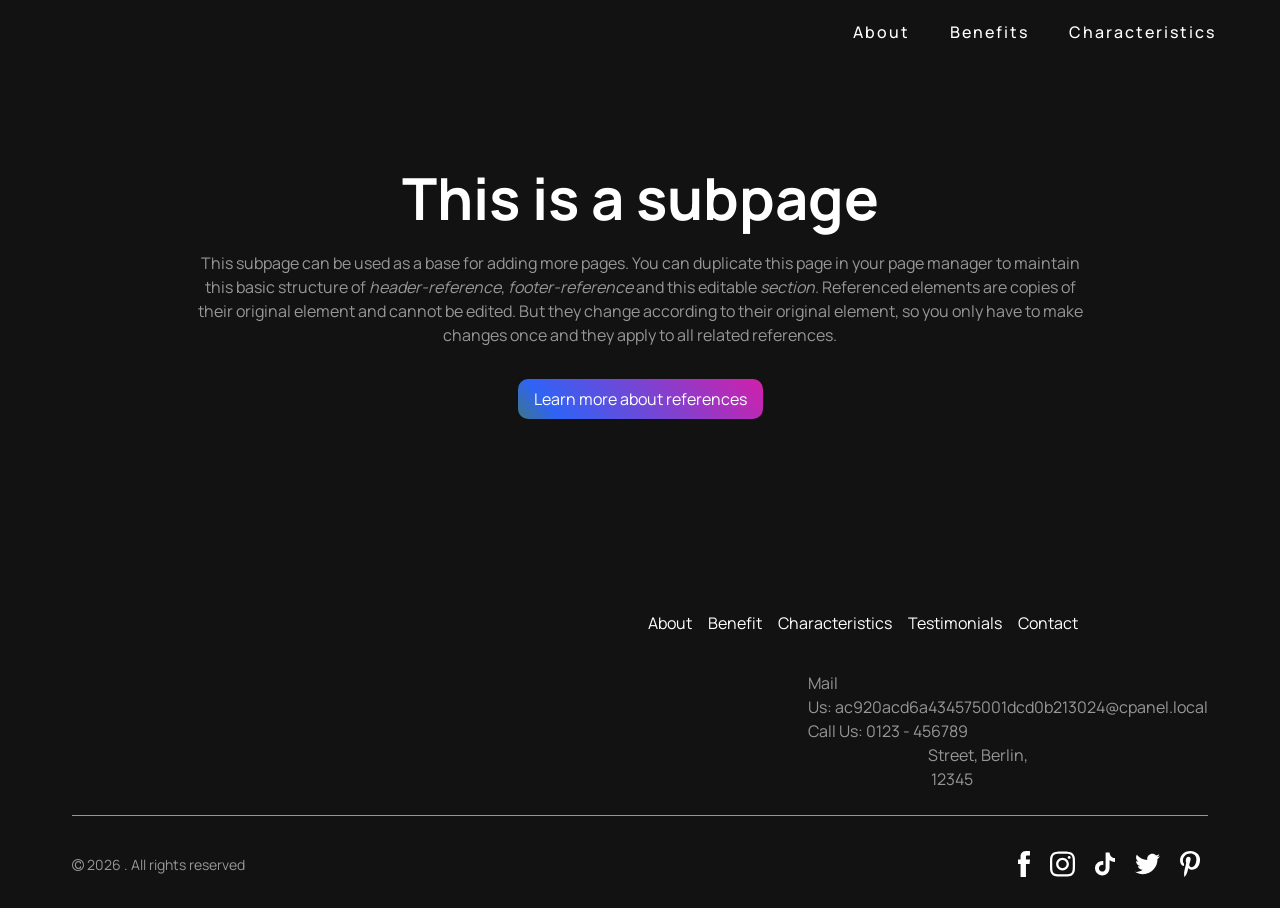
<file: zh/subpage/index.html>
<!DOCTYPE html><html lang="zh"><head><title>Subpage - 111462011.newmedia.art</title><meta http-equiv="Content-Type" content="text/html; charset=utf-8" /><meta name="icbm" content="52.5200066,13.404954" /><meta name="geo.position" content="52.5200066;13.404954" /><meta name="geo.placename" content="Berlin" /><meta property="og:title" content="Subpage - 111462011.newmedia.art" /><meta property="og:type" content="website" /><meta property="og:locale" content="zh" /><meta property="og:url" content="https://111462011.newmedia.art/zh/subpage" /><meta name="viewport" content="width=device-width, initial-scale=1" /><link rel="icon" href="data:," /><link rel="preconnect" href="" /><link rel="stylesheet" type="text/css" media="screen" href="/webcard/static/app.min.1780930541.css"/><link rel="stylesheet" type="text/css" media="screen" href="/css/custom.260524122532.css" id="customcss"/><link rel="canonical" href="https://111462011.newmedia.art/zh/subpage"/><link rel="alternate" hreflang="zh" href="https://111462011.newmedia.art/zh/subpage" title="Subpage"/><script>if (!webcard) var webcard={};webcard.id=3171346;webcard.moduleId=30894760;webcard.culture="zh";webcard.type=2;webcard.isEdit=false;webcard.isPreview=true;webcard.isMobile=/Android|webOS|iPhone|iPad|iPod|BlackBerry/i.test(navigator.userAgent);webcard.isTouch='ontouchstart' in window || navigator.msMaxTouchPoints > 0;webcard.googleMapsEmbedApiKey='AIzaSyDoOLq_ts27g3vEog9sGYB0GJSyWBDK9gs';webcard.googleMapsApiKey='';webcard.apiHost=location.host + '/api.php';var extraPath='';</script><link rel="preload" as="style" href="/g/fonts.css?family=Manrope:300,regular,700,500&amp;subset=latin&amp;display=swap" /><link rel="stylesheet" media="print" onload="this.media='all'" href="/g/fonts.css?family=Manrope:300,regular,700,500&amp;subset=latin&amp;display=swap" /><style>figure{margin:0}#ed-2926731136 { flex-basis: auto; flex-grow: 1; } #ed-2926731139 { flex-grow: 1; flex-basis: auto; } #ed-2926731139 > .inner { place-content: center flex-end; align-items: center; } @media screen and (max-width: 975px) {  #ed-2926731139 > .inner { justify-content: flex-end; }} #ed-2926731595 > .inner { justify-content: space-between; align-items: center; } #ed-2926731604 h2 { text-align: center; } #ed-2926731607 .space { height: 16px; } #ed-2926731610 { flex-basis: 900px; } @media screen and (max-width: 975px) {  #ed-2926731610 { flex-basis: 90%; }} @media screen and (max-width: 575px) {  #ed-2926731610 { flex-basis: 100%; }} #ed-2926731613 .space { height: 32px; } #ed-2926731616 .button.active { background: linear-gradient(90deg, rgb(209, 32, 170) 0%, rgba(47, 99, 246, 0.855) 23%, rgb(102, 217, 251) 100%) !important; } #ed-2926731616 .button:hover { background: linear-gradient(90deg, rgb(209, 32, 170) 0%, rgba(47, 99, 246, 0.855) 23%, rgb(102, 217, 251) 100%) !important; } #ed-2926731616 { text-align: center; } #ed-2926731616 .wv-link-elm.active { background: linear-gradient(90deg, rgb(209, 32, 170) 0%, rgba(47, 99, 246, 0.855) 23%, rgb(102, 217, 251) 100%) !important; } #ed-2926731616 .wv-link-elm:hover { background: linear-gradient(90deg, rgb(209, 32, 170) 0%, rgba(47, 99, 246, 0.855) 23%, rgb(102, 217, 251) 100%) !important; } @media screen and (max-width: 575px) {  #ed-2926731616 a.button { width: 100%; }} #ed-2926731601 > .inner { justify-content: center; } #ed-2926731487 .space { height: 16px; } #ed-2926731481 > .inner { justify-content: flex-start; } #ed-2926731496 { flex-basis: 100%; } #ed-2926731499 .space { height: 36px; } @media screen and (max-width: 975px) {  #ed-2926731499 .space { height: 16px; }} @media screen and (max-width: 575px) {  #ed-2926731499 .space { height: 25px; }} #ed-2926731502 { flex-basis: 50%; } @media screen and (max-width: 975px) {  #ed-2926731502 { flex-basis: 100%; margin: 0px 0px 16px; }} #ed-2926731505 { flex-basis: 50%; } @media screen and (max-width: 975px) {  #ed-2926731505 { flex-basis: 100%; }} #ed-2926731493 > .inner { justify-content: flex-end; } @media screen and (max-width: 575px) {  #ed-2926731493 > .inner { justify-content: flex-start; }} #ed-2926731478 > .inner { place-content: flex-start center; align-items: flex-start; } #ed-2926731508 hr { width: 100%; height: 1px; }  #ed-2926731523 svg { width: 12px; } #ed-2926731523 { flex-basis: auto; margin: 0px 20px 0px 0px; } #ed-2926731526 svg { width: 25px; } #ed-2926731526 { flex-basis: auto; margin: 0px 20px 0px 0px; } #ed-2926731529 svg { width: 20px; } #ed-2926731529 { flex-basis: auto; margin: 0px 20px 0px 0px; } #ed-2926731532 svg { width: 25px; } #ed-2926731532 { flex-basis: auto; margin: 0px 20px 0px 0px; } #ed-2926731535 svg { width: 20px; } #ed-2926731535 { flex-basis: auto; } #ed-2926731520 { flex-basis: auto; } #ed-2926731520 > .inner { align-items: center; align-content: center; } @media screen and (max-width: 575px) {  #ed-2926731538 { margin: 20px 0px 0px; }} #ed-2926731511 > .inner { place-content: center space-between; align-items: center; } @media screen and (max-width: 975px) {  #ed-2926731511 > .inner { justify-content: space-between; }} @media screen and (max-width: 575px) {  #ed-2926731511 > .inner { justify-content: center; }} #ed-2926731598 > .inner { justify-content: center; padding: 6rem 32px 20px; }</style></head><body class="page-30894760 pagelayout-1 slogan culture-zh"><a href="#main-content" class="wv-link-content button">Skip to main content</a>
<div class="ed-element ed-reference ed-reference-container wv-boxed menu-wrapper wv-overflow_visible preset-menu-v2-product-landing-page-electronics" id="ed-2926731595" data-reference="2926731130"><header class="inner"><nav class="ed-element ed-menu wv-custom" id="ed-2926731136"><ul class="menu-level-0"><li class="first"><a href="/zh#ed-2926731244" class="wv-link-elm first">About</a></li><li><a>Benefits</a></li><li class="end"><a href="/zh#ed-2926731541" class="wv-link-elm last">Characteristics</a></li></ul></nav><div class="ed-element ed-container mobile-cont wv-overflow_visible" id="ed-2926731139"><div class="inner"><div class="ed-element ed-html menu-trigger" id="ed-2926731142"><div class="menu-trigger-box"><button class="menu-trigger-inner">Menu</button></div></div></div></div></header></div><div class="ed-element ed-container wv-boxed wv-spacer" id="ed-2926731601"><div class="inner"><div class="ed-element ed-headline custom-theme" id="ed-2926731604"><h2>This is a subpage</h2></div><div class="ed-element ed-spacer" id="ed-2926731607"><div class="space"></div></div><div class="ed-element ed-text custom-theme" id="ed-2926731610"><p style="text-align: center;">This subpage can be used as a base for adding more pages. You can duplicate this page in your page manager to maintain this basic structure of&nbsp;<em id="isPasted">header-reference</em>,&nbsp;<em>footer-reference</em>&nbsp;and this editable&nbsp;<em>section</em>. Referenced elements are copies of their original element and cannot be edited. But they change according to their original element, so you only have to make changes once and they apply to all related references.
</p></div><div class="ed-element ed-spacer" id="ed-2926731613"><div class="space"></div></div><div class="ed-element ed-button custom-theme" id="ed-2926731616"><a class="button center" href="https://support.thewebsiteeditor.com/hc/en-us/articles/13251544769559-How-to-create-a-reference" style="background: linear-gradient(50deg, rgba(102, 217, 251, 0.5) 0%, rgb(47, 99, 246) 15%, rgb(209, 32, 170) 100%);" target="_blank">Learn more about references</a></div></div></div><div class="ed-element ed-reference ed-reference-container footer flex-justify-content-center wv-boxed wv-spacer wv-overflow_visible preset-footer-thrud-v3-product-landing-page-electronics" id="ed-2926731598" data-reference="2926731475"><footer class="inner"><div class="ed-element ed-container footer-thrud-content flex-align-items-start flex-justify-content-center flex-align-content-start wv-overflow_visible" id="ed-2926731478"><div class="inner"><div class="ed-element ed-container flex-justify-content-start footer-thrud-box" id="ed-2926731481"><div class="inner"><div class="ed-element ed-spacer" id="ed-2926731487"><div class="space"></div></div></div></div><div class="ed-element ed-container footer-thrud-box" id="ed-2926731493"><div class="inner"><nav class="ed-element ed-menu wv-custom" id="ed-2926731496"><ul class="menu-level-0"><li class="first"><a href="/zh#ed-2926731244" class="wv-link-elm first">About</a></li><li><a href="/zh#ed-2926731268" class="wv-link-elm">Benefit</a></li><li><a href="/zh#ed-2926731541" class="wv-link-elm">Characteristics</a></li><li><a href="/zh#ed-2926731379" class="wv-link-elm">Testimonials</a></li><li class="end"><a href="/zh#ed-2926731433" class="wv-link-elm last">Contact</a></li></ul></nav><div class="ed-element ed-spacer" id="ed-2926731499"><div class="space"></div></div><div class="ed-element ed-text custom-theme" id="ed-2926731502"><p>Mail Us:&nbsp;<a class="fr-deletable" contenteditable="false" data-bind="customer.email" href="mailto:ac920acd6a434575001dcd0b213024@cpanel.local">ac920acd6a434575001dcd0b213024@cpanel.local</a></p><p>Call Us:&nbsp;<span class="fr-deletable" contenteditable="false" data-bind="customer.phone">0123 - 456789</span></p></div><div class="ed-element ed-text custom-theme" id="ed-2926731505"><p><span class="fr-deletable" contenteditable="false" data-bind="customer.street">Street</span>,&nbsp;<span class="fr-deletable" contenteditable="false" data-bind="customer.city">Berlin</span>,</p><p><span class="fr-deletable" contenteditable="false" data-bind="customer.custom1"></span>&nbsp;<span class="fr-deletable" contenteditable="false" data-bind="customer.zip">12345</span></p></div></div></div></div></div><div class="ed-element ed-separator footer-thrud-separator" id="ed-2926731508">
                <hr class="bg-secondary">
            </div><div class="ed-element ed-container flex-align-items-center flex-align-content-center footer-thrud-bar wv-overflow_visible" id="ed-2926731511"><div class="inner"><div class="ed-element ed-container flex-align-items-center flex-align-content-center" style="flex-basis: auto;" id="ed-2926731514"><div class="inner"><div class="ed-element ed-text custom-theme hide-sm" id="ed-2926731517"><p><span style="font-size: 14px;"><i class="fa fa-copyright fr-deletable" contenteditable="false"></i> 2026 . All rights reserved</span></p></div></div></div><div class="ed-element ed-container flex-align-content-center flex-align-items-center" id="ed-2926731520"><div class="inner"><figure class="ed-element ed-icon" id="ed-2926731523"><a href="#"><svg xmlns="http://www.w3.org/2000/svg" viewBox="296 -787 406 874" data-icon="ico-social-facebook" preserveAspectRatio="xMidYMid" style="overflow: hidden;"><path d="M703.2 -504.2H564.6V-595c0 -34.1 22.7 -42.1 38.6 -42.1h97.6V-787l-134.6 -0.5C416.9 -787.5 383 -675.7 383 -604.1v99.9h-86.4V-349.8H383V87.4h181.7v-437.1h122.6l15.9 -154.5z" class="fill-primary"></path></svg></a></figure><figure class="ed-element ed-icon" id="ed-2926731526"><a href="#"><svg xmlns="http://www.w3.org/2000/svg" viewBox="0 31 448 448" data-icon="fa-brands-instagram" preserveAspectRatio="xMidYMid" style="overflow: hidden;"><path d="M224.1 141c-63.6 0 -114.9 51.3 -114.9 114.9s51.3 114.9 114.9 114.9S339 319.5 339 255.9 287.7 141 224.1 141zm0 189.6c-41.1 0 -74.7 -33.5 -74.7 -74.7s33.5 -74.7 74.7 -74.7 74.7 33.5 74.7 74.7 -33.6 74.7 -74.7 74.7zm146.4 -194.3c0 14.9 -12 26.8 -26.8 26.8 -14.9 0 -26.8 -12 -26.8 -26.8s12 -26.8 26.8 -26.8 26.8 12 26.8 26.8zm76.1 27.2c-1.7 -35.9 -9.9 -67.7 -36.2 -93.9 -26.2 -26.2 -58 -34.4 -93.9 -36.2 -37 -2.1 -147.9 -2.1 -184.9 0 -35.8 1.7 -67.6 9.9 -93.9 36.1s-34.4 58 -36.2 93.9c-2.1 37 -2.1 147.9 0 184.9 1.7 35.9 9.9 67.7 36.2 93.9s58 34.4 93.9 36.2c37 2.1 147.9 2.1 184.9 0 35.9 -1.7 67.7 -9.9 93.9 -36.2 26.2 -26.2 34.4 -58 36.2 -93.9 2.1 -37 2.1 -147.8 0 -184.8zM398.8 388c-7.8 19.6 -22.9 34.7 -42.6 42.6 -29.5 11.7 -99.5 9 -132.1 9s-102.7 2.6 -132.1 -9c-19.6 -7.8 -34.7 -22.9 -42.6 -42.6 -11.7 -29.5 -9 -99.5 -9 -132.1s-2.6 -102.7 9 -132.1c7.8 -19.6 22.9 -34.7 42.6 -42.6 29.5 -11.7 99.5 -9 132.1 -9s102.7 -2.6 132.1 9c19.6 7.8 34.7 22.9 42.6 42.6 11.7 29.5 9 99.5 9 132.1s2.7 102.7 -9 132.1z" class="fill-primary"></path></svg></a></figure><figure class="ed-element ed-icon" id="ed-2926731529"><a href="#"><svg xmlns="http://www.w3.org/2000/svg" viewBox="0 0 447 511" data-icon="fa-brands-tiktok" preserveAspectRatio="xMidYMid" style="overflow: hidden;"><path d="M448 209.9a210.1 210.1 0 0 1 -122.8 -39.25V349.4A162.6 162.6 0 1 1 185 188.3V278.2a74.62 74.62 0 1 0 52.23 71.18V0l88 0a121.2 121.2 0 0 0 1.86 22.17h0A122.2 122.2 0 0 0 381 102.4a121.4 121.4 0 0 0 67 20.14z" class="fill-primary"></path></svg></a></figure><figure class="ed-element ed-icon" id="ed-2926731532"><a href="#"><svg xmlns="http://www.w3.org/2000/svg" viewBox="62 -705 875 711" data-icon="ico-social-twitter" preserveAspectRatio="xMidYMid" style="overflow: hidden;"><path d="M937.5 -621.5C905.3 -607.2 870.7 -597.6 834.4 -593.2c37.1 -22.2 65.5 -57.4 78.9 -99.3C878.6 -671.9 840.1 -657 799.3 -648.9c-32.7 -34.9 -79.4 -56.7 -131 -56.7 -99.2 -0 -179.6 80.3 -179.6 179.5 0 14.1 1.6 27.8 4.6 40.9 -149.2 -7.5 -281.5 -78.9 -370 -187.6C107.9 -646.3 99 -615.4 99 -582.5c0 62.3 31.7 117.2 79.8 149.4 -29.4 -0.9 -57.1 -9 -81.3 -22.5v2.3c0 87 61.9 159.5 144 176 -15 4.1 -30.9 6.3 -47.3 6.3 -11.6 -0 -22.8 -1.1 -33.7 -3.2C183.3 -202.9 249.6 -151 328.1 -149.5 266.7 -101.4 189.4 -72.7 105.2 -72.7c-14.5 -0 -28.7 -0.8 -42.8 -2.5C141.9 -24.3 236.2 5.4 337.6 5.4c330.2 -0 510.8 -273.5 510.8 -510.7 0 -7.8 -0.2 -15.5 -0.5 -23.2 35.1 -25.4 65.6 -57 89.6 -93z" class="fill-primary"></path></svg></a></figure><figure class="ed-element ed-icon" id="ed-2926731535"><a href="#"><svg xmlns="http://www.w3.org/2000/svg" viewBox="161 -787 677 875" data-icon="ico-social-pinterest" preserveAspectRatio="xMidYMid" style="overflow: hidden;"><path d="M520.6 -787.5C281.8 -787.5 161.4 -616.4 161.4 -473.6c0 86.4 32.7 163.4 102.9 192.1 11.5 4.7 21.9 0.2 25.1 -12.6 2.4 -8.8 7.8 -31.1 10.2 -40.3 3.3 -12.6 2.1 -17 -7.2 -28 -20.2 -23.9 -33.2 -54.8 -33.2 -98.5 0 -127 95 -240.8 247.4 -240.8 134.9 -0 209.1 82.4 209.1 192.6 0 144.9 -64.1 267.2 -159.3 267.2 -52.6 -0 -91.9 -43.5 -79.3 -96.9 15.1 -63.7 44.4 -132.4 44.4 -178.3 0 -41.1 -22 -75.4 -67.7 -75.4 -53.8 -0 -97 55.6 -97 130.1 0 47.4 16.1 79.5 16.1 79.5S318 -149.8 308.4 -109C289.2 -27.7 305.5 72 306.9 82c0.8 6 8.5 7.4 12 2.9 4.9 -6.5 68.9 -85.5 90.7 -164.5 6.1 -22.3 35.3 -138.2 35.3 -138.2 17.5 33.3 68.5 62.6 122.8 62.6 161.5 -0 271.2 -147.3 271.2 -344.5 -0.1 -148.9 -126.4 -287.8 -318.3 -287.8z" class="fill-primary"></path></svg></a></figure></div></div><div class="ed-element ed-text custom-theme hide-lg hide-md" id="ed-2926731538"><p style="text-align: center;"><span style="font-size: 14px;"><i class="fa fa-copyright fr-deletable" contenteditable="false"></i> 2022 Gadgets. All rights reserved</span></p></div></div></div></footer></div><script src="/webcard/static/app.bundle.1780930555.js"></script><script src="/js/custom.260522110156.js"></script></body>
</html>
</file>
<file: css/custom.260524122532.css>
html{box-sizing:border-box;font-family:sans-serif;line-height:1.15;-ms-text-size-adjust:100%;-webkit-text-size-adjust:100%;-ms-overflow-style:scrollbar;-webkit-tap-highlight-color:rgba(0,0,0,0)}*,*::before,*::after{box-sizing:inherit}p{margin-top:0}[tabindex="-1"]:focus{outline:none !important}hr{box-sizing:content-box;height:0;overflow:visible;border:none}p{margin-top:0;margin-bottom:0}abbr[title],abbr[data-original-title]{text-decoration:underline;-webkit-text-decoration:underline dotted;text-decoration:underline dotted;cursor:help;border-bottom:0}address{font-style:normal;line-height:inherit}ol,ul,dl{margin:0}ol ol,ul ul,ol ul,ul ol{margin-bottom:0}ol{padding:0}ol li{list-style-position:inside}dt{font-weight:700}dd{margin-bottom:1rem;margin-left:0}blockquote{margin:0 0 2rem}dfn{font-style:italic}b,strong{font-weight:700}small{font-size:80%}sub,sup{position:relative;font-size:75%;line-height:0;vertical-align:baseline}sub{bottom:-.25em}sup{top:-.5em}a{color:#979797;text-decoration:none;background-color:transparent;-webkit-text-decoration-skip:objects;transition:all .3s ease-in-out}a:hover{color:#fff;text-decoration:underline}a:not([href]):not([tabindex]){color:inherit;text-decoration:none}a:not([href]):not([tabindex]):hover{color:inherit;text-decoration:none}a:not([href]):not([tabindex]):focus{outline:0}pre,code,kbd,samp{font-family:monospace, monospace;font-size:1em}pre{margin-top:0;margin-bottom:2rem;overflow:auto}figure{margin:0}img{vertical-align:middle;border-style:none}img,.background-image-holder{image-rendering:-webkit-optimize-contrast}svg:not(:root){overflow:hidden}a,area,button,[role="button"],input,label,select,summary,textarea{touch-action:manipulation}::-webkit-input-placeholder,::-moz-placeholder,:-ms-input-placeholder,:-moz-placeholder{color:#979797}table{border-collapse:collapse}caption{padding-top:.75rem;padding-bottom:.75rem;color:#7a7c7b;text-align:left;caption-side:bottom}th{text-align:left}label{display:inline-block;margin-bottom:.5rem}button:focus{outline:1px dotted;outline:5px auto -webkit-focus-ring-color}input,button,select,optgroup,textarea{margin:0;font-family:inherit;font-size:inherit;line-height:inherit}button,input{overflow:visible}button,select{text-transform:none}button,html [type="button"],[type="reset"],[type="submit"]{-webkit-appearance:button}button::-moz-focus-inner,[type="button"]::-moz-focus-inner,[type="reset"]::-moz-focus-inner,[type="submit"]::-moz-focus-inner{padding:0;border-style:none}input[type="radio"],input[type="checkbox"]{box-sizing:border-box;padding:0}input[type="radio"]:disabled,input[type="checkbox"]:disabled{cursor:false}input[type="date"],input[type="time"],input[type="datetime-local"],input[type="month"]{-webkit-appearance:listbox}textarea{overflow:auto;resize:vertical}fieldset{min-width:0;padding:0;margin:0;border:0}legend{display:block;width:100%;max-width:100%;padding:0;margin-bottom:1rem;font-size:1.5rem;line-height:inherit;color:inherit;white-space:normal}progress{vertical-align:baseline}[type="number"]::-webkit-inner-spin-button,[type="number"]::-webkit-outer-spin-button{height:auto}[type="search"]{outline-offset:-2px;-webkit-appearance:none}[type="search"]::-webkit-search-cancel-button,[type="search"]::-webkit-search-decoration{-webkit-appearance:none}::-webkit-file-upload-button{font:inherit;-webkit-appearance:button}output{display:inline-block}summary{display:list-item}template{display:none}[hidden]{display:none !important}body{margin:0;font-family:"Manrope";font-weight:400;color:#979797;background-color:#121212;text-transform:none;font-style:normal;text-align:inherit;font-size:16px;line-height:1.5;letter-spacing:0px}h1,.h1,h2,.h2,h3,.h3,h4,.h4,h5,.h5,h6,.h6{font-family:"Manrope";font-weight:700;color:#fff;margin-top:0;margin-bottom:0}h1,.h1{font-family:"Manrope";color:#fff;font-size:68px;line-height:1.3;letter-spacing:1px;font-weight:700;text-transform:none;font-style:normal;text-decoration:none;text-align:inherit;margin-bottom:0}@media screen and (max-width: 60.9375rem){h1,.h1{font-size:42px}}@media screen and (max-width: 35.9375rem){h1,.h1{font-size:36px}}h2,.h2{font-family:"Manrope";color:#fff;font-size:58px;line-height:1.3;letter-spacing:0px;font-weight:700;text-transform:none;font-style:normal;text-decoration:none;text-align:inherit;margin-bottom:0}@media screen and (max-width: 60.9375rem){h2,.h2{font-size:36px}}@media screen and (max-width: 35.9375rem){h2,.h2{font-size:28px}}h3,.h3{font-family:"Manrope";color:#fff;font-size:28px;line-height:1.5;letter-spacing:0px;font-weight:700;text-transform:none;font-style:normal;text-decoration:none;text-align:inherit;margin-bottom:0}@media screen and (max-width: 60.9375rem){h3,.h3{font-size:24px}}@media screen and (max-width: 35.9375rem){h3,.h3{font-size:20px}}h4,.h4{font-family:"Manrope";color:#fff;font-size:24px;line-height:1.5;letter-spacing:0px;font-weight:700;text-transform:none;font-style:normal;text-decoration:none;text-align:inherit;margin-bottom:0}@media screen and (max-width: 60.9375rem){h4,.h4{font-size:21px}}@media screen and (max-width: 35.9375rem){h4,.h4{font-size:18px}}h5,.h5{font-family:"Manrope";color:#fff;font-size:20px;line-height:1.5;letter-spacing:0px;font-weight:700;text-transform:none;font-style:normal;text-decoration:none;text-align:inherit;margin-bottom:0}@media screen and (max-width: 60.9375rem){h5,.h5{font-size:17px}}@media screen and (max-width: 35.9375rem){h5,.h5{font-size:14px}}h6,.h6{font-family:"Manrope";color:#fff;font-size:18px;line-height:1.5;letter-spacing:0px;font-weight:700;text-transform:none;font-style:normal;text-decoration:none;text-align:inherit;margin-bottom:0}@media screen and (max-width: 60.9375rem){h6,.h6{font-size:16px}}.ed-section>section,.ed-grid>section,.ed-reference>section{position:relative}.ed-section>section.parallax,.ed-grid>section.parallax,.ed-reference>section.parallax{overflow:hidden;backface-visibility:hidden}.ed-section>section>.inner,.ed-grid>section>.inner,.ed-reference>section>.inner{position:relative;min-height:100%}.ed-section>section>.inner:after,.ed-grid>section>.inner:after,.ed-reference>section>.inner:after{content:'';position:relative;display:block;clear:both}.ed-section>section>.overlay,.ed-grid>section>.overlay,.ed-reference>section>.overlay{position:absolute;z-index:0;top:0;right:0;bottom:0;left:0;pointer-events:none}.ed-section>section>.background,.ed-grid>section>.background,.ed-reference>section>.background{position:absolute;z-index:0;top:0;left:0;bottom:0;right:0}.ed-section>section>.background+.overlay,.ed-section>section>.background~.inner.container,.ed-section>section>.background~.ed-element,.ed-grid>section>.background+.overlay,.ed-grid>section>.background~.inner.container,.ed-grid>section>.background~.ed-element,.ed-reference>section>.background+.overlay,.ed-reference>section>.background~.inner.container,.ed-reference>section>.background~.ed-element{-webkit-transform:translate3d(0, 0, 0)}.ed-section>section>.background~.ed-element,.ed-grid>section>.background~.ed-element,.ed-reference>section>.background~.ed-element{position:relative}.wv-abs{position:absolute}.wv-fixed{position:fixed}.wv-bg.bg-lt,.wv-bg.ed-image.bg-lt .background-image-holder,.ed-image.bg-lt,.wv-bg.ed-slider .ed-slider-item.bg-lt{background-position:left top}.wv-bg.bg-lt img,.wv-bg.ed-image.bg-lt .background-image-holder img,.ed-image.bg-lt img,.wv-bg.ed-slider .ed-slider-item.bg-lt img{-o-object-position:left top;object-position:left top}.wv-bg.bg-lc,.wv-bg.ed-image.bg-lc .background-image-holder,.ed-image.bg-lc,.wv-bg.ed-slider .ed-slider-item.bg-lc{background-position:left center}.wv-bg.bg-lc img,.wv-bg.ed-image.bg-lc .background-image-holder img,.ed-image.bg-lc img,.wv-bg.ed-slider .ed-slider-item.bg-lc img{-o-object-position:left center;object-position:left center}.wv-bg.bg-lb,.wv-bg.ed-image.bg-lb .background-image-holder,.ed-image.bg-lb,.wv-bg.ed-slider .ed-slider-item.bg-lb{background-position:left bottom}.wv-bg.bg-lb img,.wv-bg.ed-image.bg-lb .background-image-holder img,.ed-image.bg-lb img,.wv-bg.ed-slider .ed-slider-item.bg-lb img{-o-object-position:left bottom;object-position:left bottom}.wv-bg.bg-rt,.wv-bg.ed-image.bg-rt .background-image-holder,.ed-image.bg-rt,.wv-bg.ed-slider .ed-slider-item.bg-rt{background-position:right top}.wv-bg.bg-rt img,.wv-bg.ed-image.bg-rt .background-image-holder img,.ed-image.bg-rt img,.wv-bg.ed-slider .ed-slider-item.bg-rt img{-o-object-position:right top;object-position:right top}.wv-bg.bg-rc,.wv-bg.ed-image.bg-rc .background-image-holder,.ed-image.bg-rc,.wv-bg.ed-slider .ed-slider-item.bg-rc{background-position:right center}.wv-bg.bg-rc img,.wv-bg.ed-image.bg-rc .background-image-holder img,.ed-image.bg-rc img,.wv-bg.ed-slider .ed-slider-item.bg-rc img{-o-object-position:right center;object-position:right center}.wv-bg.bg-rb,.wv-bg.ed-image.bg-rb .background-image-holder,.ed-image.bg-rb,.wv-bg.ed-slider .ed-slider-item.bg-rb{background-position:right bottom}.wv-bg.bg-rb img,.wv-bg.ed-image.bg-rb .background-image-holder img,.ed-image.bg-rb img,.wv-bg.ed-slider .ed-slider-item.bg-rb img{-o-object-position:right bottom;object-position:right bottom}.wv-bg.bg-ct,.wv-bg.ed-image.bg-ct .background-image-holder,.ed-image.bg-ct,.wv-bg.ed-slider .ed-slider-item.bg-ct{background-position:center top}.wv-bg.bg-ct img,.wv-bg.ed-image.bg-ct .background-image-holder img,.ed-image.bg-ct img,.wv-bg.ed-slider .ed-slider-item.bg-ct img{-o-object-position:center top;object-position:center top}.wv-bg.bg-cc,.wv-bg.ed-image.bg-cc .background-image-holder,.ed-image.bg-cc,.wv-bg.ed-slider .ed-slider-item.bg-cc{background-position:center center}.wv-bg.bg-cc img,.wv-bg.ed-image.bg-cc .background-image-holder img,.ed-image.bg-cc img,.wv-bg.ed-slider .ed-slider-item.bg-cc img{-o-object-position:center center;object-position:center center}.wv-bg.bg-cb,.wv-bg.ed-image.bg-cb .background-image-holder,.ed-image.bg-cb,.wv-bg.ed-slider .ed-slider-item.bg-cb{background-position:center bottom}.wv-bg.bg-cb img,.wv-bg.ed-image.bg-cb .background-image-holder img,.ed-image.bg-cb img,.wv-bg.ed-slider .ed-slider-item.bg-cb img{-o-object-position:center bottom;object-position:center bottom}.wv-bg{position:absolute;z-index:0;top:auto;right:auto;bottom:auto;left:auto;width:100%;height:100%;padding:0 !important;backface-visibility:hidden}.wv-bg.ed-element{position:absolute;z-index:0;top:auto;right:auto;bottom:auto;left:auto;width:100%;height:100%;padding:0 !important}.wv-bg.ed-image img{display:none}.wv-bg.ed-image .resizable-control{display:none}.wv-bg.ed-image .background-image-holder{position:absolute;left:0;top:0;right:0;bottom:0;background-size:cover;background-repeat:no-repeat;background-position:center center}.wv-bg.ed-image.wv-tile .background-image-holder{background-size:auto;background-repeat:repeat}.wv-bg.ed-slider{max-width:100%}.wv-bg.ed-slider .slider-container{display:block;position:relative;width:100%;height:100%;margin:0;padding:0}.wv-bg.ed-slider .ed-slider-items{height:100%}.wv-bg.ed-slider .ed-slider-item{position:relative;height:100%;background-size:cover;background-repeat:no-repeat;background-position:center center}.wv-bg.ed-slider .slick-vertical .ed-slider-item{height:auto}.wv-bg.ed-element.ed-slider .ed-slider-item img{opacity:1;visibility:visible}.wv-bg .ed-slider-item img{-o-object-fit:cover;object-fit:cover;-o-object-position:center center;object-position:center center;position:absolute;top:0;left:0;right:0;bottom:0;width:100% !important;height:100%}@media (-ms-high-contrast: none),(-ms-high-contrast: active){.wv-bg .ed-slider-item img{display:block;height:auto !important;width:100% !important;min-height:100%;min-width:100%;top:50%;left:50%;transform:translate(-50%, -50%)}}.wv-bg.ed-youtube iframe,.wv-bg.ed-youtube .iframe-holder,.wv-bg.ed-map .map-canvas{width:100% !important;height:100% !important}.wv-bg.ed-vimeo{background:#000}.wv-bg-fixed{background-attachment:fixed}.pos-cc{transform:translateX(-50%) translateY(-50%);left:50%;top:50%}.pos-ct{transform:translateX(-50%);left:50%;top:0}.pos-cb{transform:translateX(-50%);bottom:0;left:50%}.pos-lt{left:0;top:0}.pos-lc{transform:translateY(-50%);left:0;top:50%}.pos-lb{bottom:0;left:0}.pos-rt{right:0;top:0}.pos-rc{transform:translateY(-50%);right:0;top:50%}.pos-rb{bottom:0;right:0}.imgLeft{float:left;margin-right:2rem}.imgRight{float:right;margin-left:2rem}.left{text-align:left}.center{text-align:center}.right{text-align:right}.ed-slider{position:relative}.slider-controls{opacity:0}.slider-container{overflow:hidden}.ed-slider:hover .slider-controls{opacity:1}.slider-controls #prevBtn a,.slider-controls #nextBtn a{color:#dfdfdf;opacity:0.5;text-decoration:none}.slider-controls #prevBtn{position:absolute;top:40%;left:15px}.slider-controls #nextBtn{position:absolute;top:40%;right:15px}.ed-slider-items,#content .ed-slider-items{list-style:none;margin:0;padding:0}.ed-slider-items:before,.ed-slider-items:after{content:"";display:table}.ed-slider-items:after{clear:both}.ed-slider-items li,#content .ed-slider-items li{list-style:none;margin:0;padding:0;position:relative}.ed-slider-items li img,#content .ed-slider-items li img{vertical-align:top;max-width:100%}.ed-slider-text{position:absolute;bottom:0;left:0;padding:12px;background:rgba(0,0,0,0.5);color:#fff;width:100%;box-sizing:border-box}.wv-abs{position:absolute}.wv-fixed{position:fixed}.wv-bg-fixed{background-attachment:fixed}.ed-slider-items,.ed-slider-item{backface-visibility:hidden}.cf:before,.cf:after{content:"";display:table}.cf:after{clear:both}.ed-menu ul{align-items:center}.ed-image>span{display:block}@media (-ms-high-contrast: none),(-ms-high-contrast: active){.ed-container>.inner{min-height:1px}}.ed-container{max-width:100%}.ed-container>a.inner:hover,.ed-container>a.inner:focus,.ed-container>a.inner:active,.ed-container>a.inner.active{text-decoration:unset;color:unset}.wv-overflow_hidden,.wv-overflow_hidden>.inner{overflow:hidden}.wv-overflow_visible,.wv-overflow_visible>.inner{overflow:visible}.wv-overflow_horizontal,.wv-overflow_horizontal>.inner{overflow-y:hidden;overflow-x:auto}.wv-overflow_vertical,.wv-overflow_vertical>.inner{overflow-y:auto;overflow-x:hidden}.wv-overflow_auto,.wv-overflow_auto>.inner{overflow:auto}.wv-content>.inner,.wv-spacer>.inner{padding-top:6rem;padding-bottom:6rem}@media screen and (max-width: 35.9375rem){.wv-content>.inner,.wv-spacer>.inner{padding-top:4rem}}@media screen and (max-width: 35.9375rem){.wv-content>.inner,.wv-spacer>.inner{padding-bottom:4rem}}.wv-boxed>.inner{padding-left:2rem;padding-right:2rem;margin-left:auto;margin-right:auto;max-width:1200px}.wv-headline{margin-bottom:1rem}.wv-headline h1,.wv-headline h2,.wv-headline h3,.wv-headline h4,.wv-headline h5,.wv-headline h6{margin-bottom:0}.wv-dummy{position:relative;background:fuchsia;color:white}.wv-dummy:after{position:absolute;background:white;color:fuchsia;content:'Auto-generated Dummy Content';padding:0.5rem;border-radius:0.25rem;z-index:1000;left:0.25rem;top:0.25rem}.ed-gallery .ed-gallery-items{display:flex;align-content:stretch;align-items:stretch;flex-wrap:wrap;list-style:none;padding:0;margin:0}.ed-gallery .ed-gallery-items>.ed-gallery-thumb{overflow:hidden}.ed-gallery .ed-gallery-items>.ed-gallery-thumb>a>img{min-width:100%;max-width:100%;width:auto}.ed-gallery .ed-gallery-items[data-columns='6']>.ed-gallery-thumb{width:16.6666666667%}@media screen and (max-width: 100rem){.ed-gallery .ed-gallery-items[data-columns='6']>.ed-gallery-thumb{width:20%}}@media screen and (max-width: 75rem){.ed-gallery .ed-gallery-items[data-columns='6']>.ed-gallery-thumb{width:25%}}@media screen and (max-width: 61rem){.ed-gallery .ed-gallery-items[data-columns='6']>.ed-gallery-thumb{width:33.3333333333%}}@media screen and (max-width: 48rem){.ed-gallery .ed-gallery-items[data-columns='6']>.ed-gallery-thumb{width:50%}}.ed-gallery .ed-gallery-items[data-columns='5']>.ed-gallery-thumb{width:20%}@media screen and (max-width: 75rem){.ed-gallery .ed-gallery-items[data-columns='5']>.ed-gallery-thumb{width:25%}}@media screen and (max-width: 61rem){.ed-gallery .ed-gallery-items[data-columns='5']>.ed-gallery-thumb{width:33.3333333333%}}@media screen and (max-width: 48rem){.ed-gallery .ed-gallery-items[data-columns='5']>.ed-gallery-thumb{width:50%}}.ed-gallery .ed-gallery-items[data-columns='4']>.ed-gallery-thumb{width:25%}@media screen and (max-width: 61rem){.ed-gallery .ed-gallery-items[data-columns='4']>.ed-gallery-thumb{width:33.3333333333%}}@media screen and (max-width: 48rem){.ed-gallery .ed-gallery-items[data-columns='4']>.ed-gallery-thumb{width:50%}}.ed-gallery .ed-gallery-items[data-columns='3']>.ed-gallery-thumb{width:33.3333333333%}@media screen and (max-width: 61rem){.ed-gallery .ed-gallery-items[data-columns='3']>.ed-gallery-thumb{width:33.3333333333%}}@media screen and (max-width: 48rem){.ed-gallery .ed-gallery-items[data-columns='3']>.ed-gallery-thumb{width:50%}}.ed-slider img{color:transparent}.ed-form-container{margin-bottom:2rem}.ed-text>blockquote{padding:6rem 0 2rem 2rem;border-width:0;border-left-width:3px;border-style:solid;font-style:italic;color:inherit}body.edit .ed-html .script-placeholder:before{content:"Script";display:inline-block;background:#f58220;color:#fff;padding:4px;font-size:12px;font-family:Helvetica, sans-serif}body.edit .badge:before{content:"Elfsight Widget";display:inline-block;background:#f58220;color:#fff;padding:4px;font-size:12px;font-family:Helvetica, sans-serif}.ed-form-textarea,.ed-form-phone,.ed-form-email,.ed-form-date,.ed-form-datetime,.ed-form-input,.ed-form-upload,.ed-form-number,.ed-form-select,.ed-form-checkbox,.ed-form-radio{margin-bottom:2rem}.ed-form-input>input,.ed-form-input>button,.ed-form-input>textarea,.ed-form-email>input,.ed-form-email>button,.ed-form-email>textarea,.ed-form-phone>input,.ed-form-phone>button,.ed-form-phone>textarea,.ed-form-date>input,.ed-form-date>button,.ed-form-date>textarea,.ed-form-datetime>input,.ed-form-datetime>button,.ed-form-datetime>textarea,.ed-form-upload>input,.ed-form-upload>button,.ed-form-upload>textarea,.ed-form-button>input,.ed-form-button>button,.ed-form-button>textarea,.ed-form-textarea>input,.ed-form-textarea>button,.ed-form-textarea>textarea,.ed-form-number>input,.ed-form-number>button,.ed-form-number>textarea,.ed-form-select>input,.ed-form-select>button,.ed-form-select>textarea{border-color:inherit}.ed-form-captcha{display:flex;justify-content:flex-start;align-items:center;margin-bottom:1rem}.ed-form-captcha>.regenerate{margin-left:2rem}.ed-form-captcha>.regenerate>a{font:normal normal normal 14px/1 FontAwesome;font-size:0;text-rendering:auto;-webkit-font-smoothing:antialiased;display:inline-block;text-decoration:none}.ed-form-captcha>.regenerate>a:hover,.ed-form-captcha>.regenerate>a:active{text-decoration:none}.ed-form-captcha>.regenerate>a::before{font-size:1.5rem;content:'\f021'}.ed-map>.map-canvas{min-height:10px}@media screen and (max-width: 47.9375rem){.edit .hide-sm{position:relative;filter:grayscale(100%);opacity:0.4}.edit .hide-sm:before{position:absolute;max-width:100%;z-index:1;top:0;left:-1px;display:block;background:#f58220;color:#fff;padding:4px;font-size:12px;line-height:1;font-family:Helvetica, sans-serif;white-space:nowrap;content:"Hidden (Mobile)";opacity:1}.edit .hide-sm:hover:before{display:none}body:not(.edit) .hide-sm{display:none}}@media screen and (min-width: 48rem) and (max-width: 60.9375rem){.edit .hide-md{position:relative;filter:grayscale(100%);opacity:0.4}.edit .hide-md:before{position:absolute;max-width:100%;z-index:1;top:0;left:-1px;display:block;background:#f58220;color:#fff;padding:4px;font-size:12px;line-height:1;font-family:Helvetica, sans-serif;white-space:nowrap;content:"Hidden (Tablet)";opacity:1}.edit .hide-md:hover:before{display:none}body:not(.edit) .hide-md{display:none}}@media screen and (min-width: 61rem){.edit .hide-lg{position:relative;filter:grayscale(100%);opacity:0.4}.edit .hide-lg:before{position:absolute;max-width:100%;z-index:1;top:0;left:-1px;display:block;background:#f58220;color:#fff;padding:4px;font-size:12px;line-height:1;font-family:Helvetica, sans-serif;white-space:nowrap;content:"Hidden (Desktop)";opacity:1}.edit .hide-lg:hover:before{display:none}body:not(.edit) .hide-lg{display:none}}.edit .ed-element[data-start-at]{position:relative;filter:grayscale(100%);opacity:0.4}.edit .ed-element[data-start-at]:before{position:absolute;max-width:100%;z-index:1;top:0;left:-1px;display:block;background:#f58220;color:#fff;padding:4px;font-size:12px;line-height:1;font-family:Helvetica, sans-serif;white-space:nowrap;content:"Scheduled";opacity:1}.edit .ed-element[data-start-at]:hover:before{display:none}.preview .ed-element[data-start-at]{display:none}.edit .ed-element[data-expired]{position:relative;filter:grayscale(100%);opacity:0.4}.edit .ed-element[data-expired]:before{position:absolute;max-width:100%;z-index:1;top:0;left:-1px;display:block;background:#f58220;color:#fff;padding:4px;font-size:12px;line-height:1;font-family:Helvetica, sans-serif;white-space:nowrap;content:"Expired";opacity:1}.edit .ed-element[data-expired]:hover:before{display:none}.preview .ed-element[data-expired]{display:none}@supports not (-ms-high-contrast: none){body:not(.edit):not(.preview) .animation-initial{visibility:hidden}}.indent-1{padding-left:2rem}.indent-2{padding-left:4rem}.indent-3{padding-left:6rem}.indent-4{padding-left:8rem}.indent-5{padding-left:10rem}.indent-6{padding-left:12rem}.indent-7{padding-left:14rem}.indent-8{padding-left:16rem}.indent-9{padding-left:18rem}.ed-video iframe,.ed-video video{max-width:100%;vertical-align:top;position:relative}.ed-video.wv-bg{display:flex;align-items:stretch;align-content:stretch;justify-content:stretch}.ed-video.wv-bg video{-o-object-fit:cover;object-fit:cover;-o-object-position:center;object-position:center;width:100%;height:100%}@media (-ms-high-contrast: none),(-ms-high-contrast: active){.ed-video.wv-bg{position:absolute;top:0;left:0;right:0;bottom:0;display:block}.ed-video.wv-bg video{display:block;height:auto;width:100%;min-height:100%;min-width:100%}}.ed-audio audio{display:block;width:100%}.ed-iframe{display:block}.ed-iframe iframe{border:none;outline:none;max-width:100%;vertical-align:top}.ed-youtube.ar16_10,.ed-vimeo.ar16_10{padding-bottom:calc(.625 * 100%)}.ed-youtube.ar16_9,.ed-vimeo.ar16_9{padding-bottom:calc(.5625 * 100%)}.ed-youtube.ar4_3,.ed-vimeo.ar4_3{padding-bottom:calc(.75 * 100%)}.ed-youtube.ar2_1,.ed-vimeo.ar2_1{padding-bottom:calc(.5 * 100%)}.ed-youtube.ar1_1,.ed-vimeo.ar1_1{padding-bottom:calc(1 * 100%)}.ed-youtube.ar16_10,.ed-youtube.ar16_9,.ed-youtube.ar4_3,.ed-youtube.ar2_1,.ed-youtube.ar1_1,.ed-vimeo.ar16_10,.ed-vimeo.ar16_9,.ed-vimeo.ar4_3,.ed-vimeo.ar2_1,.ed-vimeo.ar1_1{position:relative}.ed-youtube.ar16_10>.iframe-holder,.ed-youtube.ar16_9>.iframe-holder,.ed-youtube.ar4_3>.iframe-holder,.ed-youtube.ar2_1>.iframe-holder,.ed-youtube.ar1_1>.iframe-holder,.ed-vimeo.ar16_10>.iframe-holder,.ed-vimeo.ar16_9>.iframe-holder,.ed-vimeo.ar4_3>.iframe-holder,.ed-vimeo.ar2_1>.iframe-holder,.ed-vimeo.ar1_1>.iframe-holder{position:absolute;top:50%;left:50%;transform:translate(-50%, -50%);width:100%;height:100%}.ed-youtube.ar16_10>.iframe-holder iframe,.ed-youtube.ar16_9>.iframe-holder iframe,.ed-youtube.ar4_3>.iframe-holder iframe,.ed-youtube.ar2_1>.iframe-holder iframe,.ed-youtube.ar1_1>.iframe-holder iframe,.ed-vimeo.ar16_10>.iframe-holder iframe,.ed-vimeo.ar16_9>.iframe-holder iframe,.ed-vimeo.ar4_3>.iframe-holder iframe,.ed-vimeo.ar2_1>.iframe-holder iframe,.ed-vimeo.ar1_1>.iframe-holder iframe{position:absolute}.ed-youtube.ar16_10>.iframe-holder iframe,.ed-youtube.ar16_10>.iframe-holder .video-loader,.ed-youtube.ar16_9>.iframe-holder iframe,.ed-youtube.ar16_9>.iframe-holder .video-loader,.ed-youtube.ar4_3>.iframe-holder iframe,.ed-youtube.ar4_3>.iframe-holder .video-loader,.ed-youtube.ar2_1>.iframe-holder iframe,.ed-youtube.ar2_1>.iframe-holder .video-loader,.ed-youtube.ar1_1>.iframe-holder iframe,.ed-youtube.ar1_1>.iframe-holder .video-loader,.ed-vimeo.ar16_10>.iframe-holder iframe,.ed-vimeo.ar16_10>.iframe-holder .video-loader,.ed-vimeo.ar16_9>.iframe-holder iframe,.ed-vimeo.ar16_9>.iframe-holder .video-loader,.ed-vimeo.ar4_3>.iframe-holder iframe,.ed-vimeo.ar4_3>.iframe-holder .video-loader,.ed-vimeo.ar2_1>.iframe-holder iframe,.ed-vimeo.ar2_1>.iframe-holder .video-loader,.ed-vimeo.ar1_1>.iframe-holder iframe,.ed-vimeo.ar1_1>.iframe-holder .video-loader{height:100% !important;width:100% !important;background-size:cover !important;background-position:center !important}.bg-primary{background:#fff !important}.color-primary{color:#fff !important}.fill-primary{fill:#fff !important}.stroke-primary{stroke:#fff !important}.bg-active-primary:hover,.bg-active-primary.active{background:#fff !important}.color-active-primary:hover,.color-active-primary.active{color:#fff !important}.border-color-primary{border-color:#fff !important}.border-color-active-primary:hover,.border-color-active-primary.active{border-color:#fff !important}.bg-secondary{background:#979797 !important}.color-secondary{color:#979797 !important}.fill-secondary{fill:#979797 !important}.stroke-secondary{stroke:#979797 !important}.bg-active-secondary:hover,.bg-active-secondary.active{background:#979797 !important}.color-active-secondary:hover,.color-active-secondary.active{color:#979797 !important}.border-color-secondary{border-color:#979797 !important}.border-color-active-secondary:hover,.border-color-active-secondary.active{border-color:#979797 !important}.bg-default{background:#979797 !important}.color-default{color:#979797 !important}.fill-default{fill:#979797 !important}.stroke-default{stroke:#979797 !important}.bg-active-default:hover,.bg-active-default.active{background:#979797 !important}.color-active-default:hover,.color-active-default.active{color:#979797 !important}.border-color-default{border-color:#979797 !important}.border-color-active-default:hover,.border-color-active-default.active{border-color:#979797 !important}.bg-text{background:#979797 !important}.color-text{color:#979797 !important}.fill-text{fill:#979797 !important}.stroke-text{stroke:#979797 !important}.bg-active-text:hover,.bg-active-text.active{background:#979797 !important}.color-active-text:hover,.color-active-text.active{color:#979797 !important}.border-color-text{border-color:#979797 !important}.border-color-active-text:hover,.border-color-active-text.active{border-color:#979797 !important}.bg-background{background:#121212 !important}.color-background{color:#121212 !important}.fill-background{fill:#121212 !important}.stroke-background{stroke:#121212 !important}.bg-active-background:hover,.bg-active-background.active{background:#121212 !important}.color-active-background:hover,.color-active-background.active{color:#121212 !important}.border-color-background{border-color:#121212 !important}.border-color-active-background:hover,.border-color-active-background.active{border-color:#121212 !important}.bg-user-1{background:#66d9fb !important}.color-user-1{color:#66d9fb !important}.fill-user-1{fill:#66d9fb !important}.stroke-user-1{stroke:#66d9fb !important}.bg-active-user-1:hover,.bg-active-user-1.active{background:#66d9fb !important}.color-active-user-1:hover,.color-active-user-1.active{color:#66d9fb !important}.border-color-user-1{border-color:#66d9fb !important}.border-color-active-user-1:hover,.border-color-active-user-1.active{border-color:#66d9fb !important}.bg-user-2{background:#2f63f6 !important}.color-user-2{color:#2f63f6 !important}.fill-user-2{fill:#2f63f6 !important}.stroke-user-2{stroke:#2f63f6 !important}.bg-active-user-2:hover,.bg-active-user-2.active{background:#2f63f6 !important}.color-active-user-2:hover,.color-active-user-2.active{color:#2f63f6 !important}.border-color-user-2{border-color:#2f63f6 !important}.border-color-active-user-2:hover,.border-color-active-user-2.active{border-color:#2f63f6 !important}.bg-user-3{background:#d120aa !important}.color-user-3{color:#d120aa !important}.fill-user-3{fill:#d120aa !important}.stroke-user-3{stroke:#d120aa !important}.bg-active-user-3:hover,.bg-active-user-3.active{background:#d120aa !important}.color-active-user-3:hover,.color-active-user-3.active{color:#d120aa !important}.border-color-user-3{border-color:#d120aa !important}.border-color-active-user-3:hover,.border-color-active-user-3.active{border-color:#d120aa !important}.bg-user-4{background:none !important}.color-user-4{color:none !important}.fill-user-4{fill:none !important}.stroke-user-4{stroke:none !important}.bg-active-user-4:hover,.bg-active-user-4.active{background:none !important}.color-active-user-4:hover,.color-active-user-4.active{color:none !important}.border-color-user-4{border-color:none !important}.border-color-active-user-4:hover,.border-color-active-user-4.active{border-color:none !important}.bg-user-5{background:none !important}.color-user-5{color:none !important}.fill-user-5{fill:none !important}.stroke-user-5{stroke:none !important}.bg-active-user-5:hover,.bg-active-user-5.active{background:none !important}.color-active-user-5:hover,.color-active-user-5.active{color:none !important}.border-color-user-5{border-color:none !important}.border-color-active-user-5:hover,.border-color-active-user-5.active{border-color:none !important}.bg-transparent{background:rgba(0,0,0,0) !important}.color-transparent{color:rgba(0,0,0,0) !important}.fill-transparent{fill:rgba(0,0,0,0) !important}.stroke-transparent{stroke:rgba(0,0,0,0) !important}.bg-active-transparent:hover,.bg-active-transparent.active{background:rgba(0,0,0,0) !important}.color-active-transparent:hover,.color-active-transparent.active{color:rgba(0,0,0,0) !important}.border-color-transparent{border-color:rgba(0,0,0,0) !important}.border-color-active-transparent:hover,.border-color-active-transparent.active{border-color:rgba(0,0,0,0) !important}.ed-form-button>button:not(.button){background:#fff;color:#121212;border-color:#fff;border:none}.ed-form-button>button:not(.button).active,.ed-form-button>button:not(.button):hover{background:#e6e6e6;color:#121212;border-color:#e6e6e6;cursor:pointer}button{padding:0;border:none;background:none}.button,.ed-form-button>button:not(.button),.ed-element.ed-menu.wv-custom a.button,.ed-element.ed-menu.wv-custom button a.button{padding:.5rem 1rem;display:inline-block;font-family:"Manrope";letter-spacing:0px;font-weight:400;text-transform:none;font-style:normal;border-width:1px;border-style:none;border-radius:10px 10px 10px 10px;max-width:100%;box-shadow:none;transform:none;transition:all .3s ease-in-out;background:none;color:#fff;border-color:rgba(0,0,0,0);padding:.5rem 1rem;font-size:16px;line-height:1.5}.fr-wrapper .button,.fr-wrapper .ed-form-button>button:not(.button),.fr-wrapper .ed-element.ed-menu.wv-custom a.button,.fr-wrapper .ed-element.ed-menu.wv-custom button a.button{transition-property:background, border-color, color}.button.active,.ed-form-button>button.active:not(.button),.button:hover,.ed-form-button>button:hover:not(.button),.ed-element.ed-menu.wv-custom a.button.active,.ed-element.ed-menu.wv-custom a.button:hover,.ed-element.ed-menu.wv-custom button a.button.active,.ed-element.ed-menu.wv-custom button a.button:hover{background:none;color:#fff;border-color:rgba(0,0,0,0);cursor:pointer}.button:hover,.ed-form-button>button:hover:not(.button),.button.active,.ed-form-button>button.active:not(.button),.ed-element.ed-menu.wv-custom a.button:hover,.ed-element.ed-menu.wv-custom a.button.active,.ed-element.ed-menu.wv-custom button a.button:hover,.ed-element.ed-menu.wv-custom button a.button.active{box-shadow:none;transform:none}.button,.ed-form-button>button:not(.button),.button:hover,.button.active,.ed-element.ed-menu.wv-custom a.button,.ed-element.ed-menu.wv-custom a.button:hover,.ed-element.ed-menu.wv-custom a.button.active,.ed-element.ed-menu.wv-custom button a.button,.ed-element.ed-menu.wv-custom button a.button:hover,.ed-element.ed-menu.wv-custom button a.button.active{text-decoration:none}.button-small,.ed-element.ed-menu.wv-custom a.button-small,.ed-element.ed-menu.wv-custom button a.button-small{font-family:"Manrope";letter-spacing:0px;font-weight:400;text-transform:none;font-style:normal;padding:.25rem .5rem;font-size:16px;line-height:1.5}.button-large,.ed-element.ed-menu.wv-custom a.button-large,.ed-element.ed-menu.wv-custom button a.button-large{font-family:"Manrope";letter-spacing:0px;font-weight:400;text-transform:none;font-style:normal;padding:.75rem 1.5rem;font-size:16px;line-height:1.5}.button-xlarge,.ed-element.ed-menu.wv-custom a.button-xlarge,.ed-element.ed-menu.wv-custom button a.button-xlarge{font-family:"Manrope";letter-spacing:0px;font-weight:400;text-transform:none;font-style:normal;padding:1rem 2rem;font-size:16px;line-height:1.5}.button.bg-primary,.ed-form-button>button.bg-primary:not(.button){background:#fff;color:#fff;border-color:rgba(0,0,0,0)}.button.bg-primary.active,.ed-form-button>button.bg-primary.active:not(.button),.button.bg-primary:hover,.ed-form-button>button.bg-primary:hover:not(.button){background:#e6e6e6;color:#fff;border-color:rgba(0,0,0,0);cursor:pointer}.button.bg-secondary,.ed-form-button>button.bg-secondary:not(.button){background:#979797;color:#fff;border-color:rgba(0,0,0,0)}.button.bg-secondary.active,.ed-form-button>button.bg-secondary.active:not(.button),.button.bg-secondary:hover,.ed-form-button>button.bg-secondary:hover:not(.button){background:#7e7e7e;color:#fff;border-color:rgba(0,0,0,0);cursor:pointer}.button.bg-default,.ed-form-button>button.bg-default:not(.button){background:#979797;color:#fff;border-color:rgba(0,0,0,0)}.button.bg-default.active,.ed-form-button>button.bg-default.active:not(.button),.button.bg-default:hover,.ed-form-button>button.bg-default:hover:not(.button){background:#7e7e7e;color:#fff;border-color:rgba(0,0,0,0);cursor:pointer}.button.bg-text,.ed-form-button>button.bg-text:not(.button){background:#979797;color:#fff;border-color:rgba(0,0,0,0)}.button.bg-text.active,.ed-form-button>button.bg-text.active:not(.button),.button.bg-text:hover,.ed-form-button>button.bg-text:hover:not(.button){background:#7e7e7e;color:#fff;border-color:rgba(0,0,0,0);cursor:pointer}.button.bg-background,.ed-form-button>button.bg-background:not(.button){background:#121212;color:#fff;border-color:rgba(0,0,0,0)}.button.bg-background.active,.ed-form-button>button.bg-background.active:not(.button),.button.bg-background:hover,.ed-form-button>button.bg-background:hover:not(.button){background:#000;color:#fff;border-color:rgba(0,0,0,0);cursor:pointer}.button.bg-user-1,.ed-form-button>button.bg-user-1:not(.button){background:#66d9fb;color:#fff;border-color:rgba(0,0,0,0)}.button.bg-user-1.active,.ed-form-button>button.bg-user-1.active:not(.button),.button.bg-user-1:hover,.ed-form-button>button.bg-user-1:hover:not(.button){background:#34cdfa;color:#fff;border-color:rgba(0,0,0,0);cursor:pointer}.button.bg-user-2,.ed-form-button>button.bg-user-2:not(.button){background:#2f63f6;color:#fff;border-color:rgba(0,0,0,0)}.button.bg-user-2.active,.ed-form-button>button.bg-user-2.active:not(.button),.button.bg-user-2:hover,.ed-form-button>button.bg-user-2:hover:not(.button){background:#0a44e8;color:#fff;border-color:rgba(0,0,0,0);cursor:pointer}.button.bg-user-3,.ed-form-button>button.bg-user-3:not(.button){background:#d120aa;color:#fff;border-color:rgba(0,0,0,0)}.button.bg-user-3.active,.ed-form-button>button.bg-user-3.active:not(.button),.button.bg-user-3:hover,.ed-form-button>button.bg-user-3:hover:not(.button){background:#a51986;color:#fff;border-color:rgba(0,0,0,0);cursor:pointer}.button.bg-user-4,.ed-form-button>button.bg-user-4:not(.button){background:none;color:#fff;border-color:rgba(0,0,0,0)}.button.bg-user-4.active,.ed-form-button>button.bg-user-4.active:not(.button),.button.bg-user-4:hover,.ed-form-button>button.bg-user-4:hover:not(.button){background:none;color:#fff;border-color:rgba(0,0,0,0);cursor:pointer}.button.bg-user-5,.ed-form-button>button.bg-user-5:not(.button){background:none;color:#fff;border-color:rgba(0,0,0,0)}.button.bg-user-5.active,.ed-form-button>button.bg-user-5.active:not(.button),.button.bg-user-5:hover,.ed-form-button>button.bg-user-5:hover:not(.button){background:none;color:#fff;border-color:rgba(0,0,0,0);cursor:pointer}.button.bg-transparent,.ed-form-button>button.bg-transparent:not(.button){background:rgba(0,0,0,0);color:#fff;border-color:rgba(0,0,0,0)}.button.bg-transparent.active,.ed-form-button>button.bg-transparent.active:not(.button),.button.bg-transparent:hover,.ed-form-button>button.bg-transparent:hover:not(.button){background:rgba(0,0,0,0);color:#fff;border-color:rgba(0,0,0,0);cursor:pointer}.legal a{word-break:break-all}.legal p{text-align:justify}.legal p,.legal ul{margin-bottom:2rem}.legal h2{margin-top:4rem}.legal h3{margin-top:2rem}@media screen and (max-width: 47.9375rem){.legal h1{font-size:2.55rem}.legal h2{font-size:2.175rem}.legal h3{font-size:1rem}}.ed-text ul,.imprint ul,.legal ul{margin:0;list-style:none;padding:0 0 0 2rem}.ed-text ul>li,.imprint ul>li,.legal ul>li{padding:0}.ed-text ul>li::before,.imprint ul>li::before,.legal ul>li::before{color:#fff;content:"";display:inline-block;font-family:FontAwesome;margin-left:-2rem;width:2rem}pre{background-color:#f0f2f1;border:1px solid #cacccb;padding:1rem 2rem}.wv-link-content{position:absolute;top:1rem;left:0;transform:translateX(-100%);transition:transform 0.3s}.wv-link-content:focus{transform:translateX(1rem);z-index:1000}body.edit .wv-link-content{visibility:hidden}.flatpickr-theme-light .flatpickr-months .flatpickr-next-month:hover svg,.flatpickr-theme-light .flatpickr-months .flatpickr-prev-month:hover svg,.flatpickr-theme-dark .flatpickr-months .flatpickr-next-month:hover svg,.flatpickr-theme-dark .flatpickr-months .flatpickr-prev-month:hover svg{fill:#fff}.flatpickr-theme-light span.flatpickr-day.selected,.flatpickr-theme-light span.flatpickr-day.startRange,.flatpickr-theme-light span.flatpickr-day.endRange,.flatpickr-theme-light span.flatpickr-day.selected.inRange,.flatpickr-theme-light span.flatpickr-day.startRange.inRange,.flatpickr-theme-light span.flatpickr-day.endRange.inRange,.flatpickr-theme-light span.flatpickr-day.selected:focus,.flatpickr-theme-light span.flatpickr-day.startRange:focus,.flatpickr-theme-light span.flatpickr-day.endRange:focus,.flatpickr-theme-light span.flatpickr-day.selected:hover,.flatpickr-theme-light span.flatpickr-day.startRange:hover,.flatpickr-theme-light span.flatpickr-day.endRange:hover,.flatpickr-theme-light span.flatpickr-day.selected.prevMonthDay,.flatpickr-theme-light span.flatpickr-day.startRange.prevMonthDay,.flatpickr-theme-light span.flatpickr-day.endRange.prevMonthDay,.flatpickr-theme-light span.flatpickr-day.selected.nextMonthDay,.flatpickr-theme-light span.flatpickr-day.startRange.nextMonthDay,.flatpickr-theme-light span.flatpickr-day.endRange.nextMonthDay,.flatpickr-theme-dark span.flatpickr-day.selected,.flatpickr-theme-dark span.flatpickr-day.startRange,.flatpickr-theme-dark span.flatpickr-day.endRange,.flatpickr-theme-dark span.flatpickr-day.selected.inRange,.flatpickr-theme-dark span.flatpickr-day.startRange.inRange,.flatpickr-theme-dark span.flatpickr-day.endRange.inRange,.flatpickr-theme-dark span.flatpickr-day.selected:focus,.flatpickr-theme-dark span.flatpickr-day.startRange:focus,.flatpickr-theme-dark span.flatpickr-day.endRange:focus,.flatpickr-theme-dark span.flatpickr-day.selected:hover,.flatpickr-theme-dark span.flatpickr-day.startRange:hover,.flatpickr-theme-dark span.flatpickr-day.endRange:hover,.flatpickr-theme-dark span.flatpickr-day.selected.prevMonthDay,.flatpickr-theme-dark span.flatpickr-day.startRange.prevMonthDay,.flatpickr-theme-dark span.flatpickr-day.endRange.prevMonthDay,.flatpickr-theme-dark span.flatpickr-day.selected.nextMonthDay,.flatpickr-theme-dark span.flatpickr-day.startRange.nextMonthDay,.flatpickr-theme-dark span.flatpickr-day.endRange.nextMonthDay{background:#fff;border-color:#fff}.gradient-text{background:linear-gradient(90deg, #d120aa -19.48%, #2f63f6 29.97%, #66d9fb 101.23%);-webkit-background-clip:text;-webkit-text-fill-color:transparent}.ed-element.preset-menu-v2-product-landing-page-electronics{flex-grow:0;flex-shrink:1;flex-basis:auto;z-index:10;background:rgba(0,0,0,0);fill:lime}@keyframes slideDown{from{transform:translateY(-100%)}to{transform:translateY(0)}}@keyframes fadeIn{from{opacity:0}to{opacity:1}}:root{--spacer-height: 105px}.ed-element.preset-menu-v2-product-landing-page-electronics.sticky+.ed-element::before{content:'';display:block;height:var(--spacer-height);width:100%}.ed-element.preset-menu-v2-product-landing-page-electronics body:has(>.ed-element.preset-menu-v2-product-landing-page-electronics.sticky){padding-top:var(--spacer-height)}body:has(>.ed-element.preset-menu-v2-product-landing-page-electronics.sticky) .ed-element.preset-menu-v2-product-landing-page-electronics.sticky+.ed-element::before{display:none}.ed-element.preset-menu-v2-product-landing-page-electronics h1,.ed-element.preset-menu-v2-product-landing-page-electronics .h1,.ed-element.preset-menu-v2-product-landing-page-electronics h2,.ed-element.preset-menu-v2-product-landing-page-electronics .h2,.ed-element.preset-menu-v2-product-landing-page-electronics h3,.ed-element.preset-menu-v2-product-landing-page-electronics .h3,.ed-element.preset-menu-v2-product-landing-page-electronics h4,.ed-element.preset-menu-v2-product-landing-page-electronics .h4,.ed-element.preset-menu-v2-product-landing-page-electronics h5,.ed-element.preset-menu-v2-product-landing-page-electronics .h5,.ed-element.preset-menu-v2-product-landing-page-electronics h6,.ed-element.preset-menu-v2-product-landing-page-electronics .h6{color:#fff}.ed-element.preset-menu-v2-product-landing-page-electronics h1,.ed-element.preset-menu-v2-product-landing-page-electronics .h1{color:#fff}.ed-element.preset-menu-v2-product-landing-page-electronics h2,.ed-element.preset-menu-v2-product-landing-page-electronics .h2{color:#fff}.ed-element.preset-menu-v2-product-landing-page-electronics h3,.ed-element.preset-menu-v2-product-landing-page-electronics .h3{color:#fff}.ed-element.preset-menu-v2-product-landing-page-electronics h4,.ed-element.preset-menu-v2-product-landing-page-electronics .h4{color:#fff}.ed-element.preset-menu-v2-product-landing-page-electronics h5,.ed-element.preset-menu-v2-product-landing-page-electronics .h5{color:#fff}.ed-element.preset-menu-v2-product-landing-page-electronics h6,.ed-element.preset-menu-v2-product-landing-page-electronics .h6{color:#fff}.ed-element.preset-menu-v2-product-landing-page-electronics>.inner{padding:1rem}@media screen and (min-width: 61rem){.ed-element.preset-menu-v2-product-landing-page-electronics .logo *,.ed-element.preset-menu-v2-product-landing-page-electronics .ed-logo *,.ed-element.preset-menu-v2-product-landing-page-electronics .inner>.ed-svg *,.ed-element.preset-menu-v2-product-landing-page-electronics .ed-image *{margin:0}.ed-element.preset-menu-v2-product-landing-page-electronics .logo img,.ed-element.preset-menu-v2-product-landing-page-electronics .logo svg,.ed-element.preset-menu-v2-product-landing-page-electronics .ed-logo img,.ed-element.preset-menu-v2-product-landing-page-electronics .ed-logo svg,.ed-element.preset-menu-v2-product-landing-page-electronics .inner>.ed-svg img,.ed-element.preset-menu-v2-product-landing-page-electronics .inner>.ed-svg svg,.ed-element.preset-menu-v2-product-landing-page-electronics .ed-image img,.ed-element.preset-menu-v2-product-landing-page-electronics .ed-image svg{transition:all .3s ease-in-out;max-width:100%}}@media screen and (max-width: 60.9375rem){.ed-element.preset-menu-v2-product-landing-page-electronics .logo *,.ed-element.preset-menu-v2-product-landing-page-electronics .ed-logo *,.ed-element.preset-menu-v2-product-landing-page-electronics .inner>.ed-svg *,.ed-element.preset-menu-v2-product-landing-page-electronics .ed-image *{margin:0}.ed-element.preset-menu-v2-product-landing-page-electronics .logo img,.ed-element.preset-menu-v2-product-landing-page-electronics .logo svg,.ed-element.preset-menu-v2-product-landing-page-electronics .ed-logo img,.ed-element.preset-menu-v2-product-landing-page-electronics .ed-logo svg,.ed-element.preset-menu-v2-product-landing-page-electronics .inner>.ed-svg img,.ed-element.preset-menu-v2-product-landing-page-electronics .inner>.ed-svg svg,.ed-element.preset-menu-v2-product-landing-page-electronics .ed-image img,.ed-element.preset-menu-v2-product-landing-page-electronics .ed-image svg{transition:all .3s ease-in-out;max-width:100%}}.ed-element.preset-menu-v2-product-landing-page-electronics .ed-menu ul{list-style:none;padding:0;margin:0}.ed-element.preset-menu-v2-product-landing-page-electronics .ed-menu>ul>li:not(:last-child){margin:0;margin-right:1.5rem;margin-bottom:1.5rem}@media screen and (max-width: 60.9375rem){.ed-element.preset-menu-v2-product-landing-page-electronics .ed-menu>ul>li:not(:last-child){margin-right:3rem}}@media screen and (max-width: 35.9375rem){.ed-element.preset-menu-v2-product-landing-page-electronics .ed-menu>ul>li:not(:last-child){margin-right:2rem}}@media screen and (max-width: 60.9375rem){.ed-element.preset-menu-v2-product-landing-page-electronics .ed-menu>ul>li:not(:last-child){margin-bottom:3rem}}@media screen and (max-width: 35.9375rem){.ed-element.preset-menu-v2-product-landing-page-electronics .ed-menu>ul>li:not(:last-child){margin-bottom:2rem}}@media screen and (hover: none){.ed-element.preset-menu-v2-product-landing-page-electronics .ed-menu{-webkit-overflow-scrolling:touch}}@media screen and (min-width: 61rem){.ed-element.preset-menu-v2-product-landing-page-electronics .ed-menu ul{justify-content:flex-end;display:flex;text-align:right}.ed-element.preset-menu-v2-product-landing-page-electronics .ed-menu ul li{display:inline-block}.ed-element.preset-menu-v2-product-landing-page-electronics .ed-menu>ul>li:not(:last-child){margin-bottom:0}}@media screen and (max-width: 60.9375rem){.ed-element.preset-menu-v2-product-landing-page-electronics .ed-menu>ul>li:not(:last-child){margin-right:0}}.ed-element.preset-menu-v2-product-landing-page-electronics .ed-menu a{transition:all .3s ease-in-out;transition-property:background-color, color, margin;margin:0;display:inline-block;text-decoration:none;text-transform:none;font-weight:500;font-style:normal;position:relative;box-sizing:border-box;z-index:10;line-height:1;color:#fff;font-family:"Manrope";letter-spacing:2px}@media screen and (min-width: 61rem){.ed-element.preset-menu-v2-product-landing-page-electronics .ed-menu a{color:#fff}}.ed-element.preset-menu-v2-product-landing-page-electronics .ed-menu>ul>li{--menu-color: #fff;--menu-color-active: none}.ed-element.preset-menu-v2-product-landing-page-electronics .ed-menu>ul>li:hover>a,.ed-element.preset-menu-v2-product-landing-page-electronics .ed-menu>ul>li>a.active{text-decoration:none;color:#121212}@media screen and (min-width: 61rem){.ed-element.preset-menu-v2-product-landing-page-electronics .ed-menu>ul>li:hover>a,.ed-element.preset-menu-v2-product-landing-page-electronics .ed-menu>ul>li>a.active{color:#121212}}.ed-element.preset-menu-v2-product-landing-page-electronics .ed-menu>ul>li>a:not(.button){padding:.5rem;font-size:1rem}.ed-element.preset-menu-v2-product-landing-page-electronics .ed-menu>ul>li:hover>a:not(.button),.ed-element.preset-menu-v2-product-landing-page-electronics .ed-menu>ul>li>a.active:not(.button){color:var(--menu-color-active)}@media screen and (min-width: 36rem) and (max-width: 60.9375rem){.ed-element.preset-menu-v2-product-landing-page-electronics .ed-menu>ul>li>a:not(.button){padding:.5rem;font-size:24px}.ed-element.preset-menu-v2-product-landing-page-electronics .ed-menu>ul>li:hover>a:not(.button),.ed-element.preset-menu-v2-product-landing-page-electronics .ed-menu>ul>li>a.active:not(.button){color:var(--menu-color-active)}}@media screen and (min-width: 61rem){.ed-element.preset-menu-v2-product-landing-page-electronics .ed-menu>ul>li>a:not(.button){padding:.5rem;font-size:1rem}.ed-element.preset-menu-v2-product-landing-page-electronics .ed-menu>ul>li:hover>a:not(.button),.ed-element.preset-menu-v2-product-landing-page-electronics .ed-menu>ul>li>a.active:not(.button){color:var(--menu-color-active)}}@media screen and (min-width: 61rem){.ed-element.preset-menu-v2-product-landing-page-electronics .ed-menu>ul>li{--menu-color: #fff;--menu-color-active: none}}.ed-element.preset-menu-v2-product-landing-page-electronics .ed-menu>ul>li>a{font-size:1rem}@media screen and (max-width: 60.9375rem){.ed-element.preset-menu-v2-product-landing-page-electronics .ed-menu>ul>li>a{font-size:24px}}@media screen and (max-width: 35.9375rem){.ed-element.preset-menu-v2-product-landing-page-electronics .ed-menu>ul>li>a{font-size:1rem}}@media screen and (max-width: 60.9375rem){.ed-element.preset-menu-v2-product-landing-page-electronics .ed-menu{background:#121212;display:flex;align-items:center;justify-content:center;text-align:center;overflow-y:auto;-webkit-overflow-scrolling:touch;position:fixed;top:0;left:0;height:100%;z-index:4;pointer-events:none;opacity:0;visibility:hidden;transform:translate3d(100%, 0, 0);transition:all .5s cubic-bezier(0.16, 0, 0.28, 0.99);max-width:100%;right:0;width:100%;left:auto}.ed-element.preset-menu-v2-product-landing-page-electronics .ed-menu ul{max-height:100%}.ed-element.preset-menu-v2-product-landing-page-electronics .ed-menu ul>li{text-align:center}.ed-element.preset-menu-v2-product-landing-page-electronics .ed-menu a,.ed-element.preset-menu-v2-product-landing-page-electronics .ed-menu a:hover,.ed-element.preset-menu-v2-product-landing-page-electronics .ed-menu a.active{margin:5px 0}.ed-element.preset-menu-v2-product-landing-page-electronics .ed-menu .menu-level-0{padding:1rem}}@media screen and (max-width: 35.9375rem){.ed-element.preset-menu-v2-product-landing-page-electronics .ed-menu{max-width:100%;right:0;width:100%;left:auto}.ed-element.preset-menu-v2-product-landing-page-electronics .ed-menu .menu-level-0{padding:1rem}}.ed-element.preset-menu-v2-product-landing-page-electronics .ed-menu .menu-sub{position:relative}.ed-element.preset-menu-v2-product-landing-page-electronics .ed-menu .menu-sub .menu-level-1,.ed-element.preset-menu-v2-product-landing-page-electronics .ed-menu .menu-sub .menu-level-2{background:rgba(0,0,0,0);padding:0px}.ed-element.preset-menu-v2-product-landing-page-electronics .ed-menu .menu-sub .menu-level-1 a,.ed-element.preset-menu-v2-product-landing-page-electronics .ed-menu .menu-sub .menu-level-2 a{width:100%;display:block;text-transform:uppercase;font-weight:400;font-style:normal;font-family:"Manrope";letter-spacing:0}.ed-element.preset-menu-v2-product-landing-page-electronics .ed-menu .menu-sub .menu-level-1 a:not(.button),.ed-element.preset-menu-v2-product-landing-page-electronics .ed-menu .menu-sub .menu-level-2 a:not(.button){color:#fff}@media screen and (min-width: 61rem){.ed-element.preset-menu-v2-product-landing-page-electronics .ed-menu .menu-sub .menu-level-1 a,.ed-element.preset-menu-v2-product-landing-page-electronics .ed-menu .menu-sub .menu-level-2 a{text-align:left}.ed-element.preset-menu-v2-product-landing-page-electronics .ed-menu .menu-sub .menu-level-1 a:not(.button),.ed-element.preset-menu-v2-product-landing-page-electronics .ed-menu .menu-sub .menu-level-2 a:not(.button){color:#fff}}.ed-element.preset-menu-v2-product-landing-page-electronics .ed-menu .menu-sub .menu-level-1>li,.ed-element.preset-menu-v2-product-landing-page-electronics .ed-menu .menu-sub .menu-level-2>li{min-width:10rem;width:100%;display:block;--submenu-color: #fff;--submenu-color-active: none}@media screen and (max-width: 60.9375rem){.ed-element.preset-menu-v2-product-landing-page-electronics .ed-menu .menu-sub .menu-level-1>li:not(:last-child),.ed-element.preset-menu-v2-product-landing-page-electronics .ed-menu .menu-sub .menu-level-2>li:not(:last-child){margin:1rem 0 1rem 0}}@media screen and (max-width: 35.9375rem){.ed-element.preset-menu-v2-product-landing-page-electronics .ed-menu .menu-sub .menu-level-1>li:not(:last-child),.ed-element.preset-menu-v2-product-landing-page-electronics .ed-menu .menu-sub .menu-level-2>li:not(:last-child){margin:1rem 0 1rem 0}}.ed-element.preset-menu-v2-product-landing-page-electronics .ed-menu .menu-sub .menu-level-1>li:hover>a:not(.button),.ed-element.preset-menu-v2-product-landing-page-electronics .ed-menu .menu-sub .menu-level-1>li>a.active:not(.button),.ed-element.preset-menu-v2-product-landing-page-electronics .ed-menu .menu-sub .menu-level-2>li:hover>a:not(.button),.ed-element.preset-menu-v2-product-landing-page-electronics .ed-menu .menu-sub .menu-level-2>li>a.active:not(.button){text-decoration:none;color:#121212}@media screen and (min-width: 61rem){.ed-element.preset-menu-v2-product-landing-page-electronics .ed-menu .menu-sub .menu-level-1>li:hover>a:not(.button),.ed-element.preset-menu-v2-product-landing-page-electronics .ed-menu .menu-sub .menu-level-1>li>a.active:not(.button),.ed-element.preset-menu-v2-product-landing-page-electronics .ed-menu .menu-sub .menu-level-2>li:hover>a:not(.button),.ed-element.preset-menu-v2-product-landing-page-electronics .ed-menu .menu-sub .menu-level-2>li>a.active:not(.button){color:#121212}}.ed-element.preset-menu-v2-product-landing-page-electronics .ed-menu .menu-sub .menu-level-1>li>a:not(.button),.ed-element.preset-menu-v2-product-landing-page-electronics .ed-menu .menu-sub .menu-level-2>li>a:not(.button){padding:1rem;font-size:.85rem}.ed-element.preset-menu-v2-product-landing-page-electronics .ed-menu .menu-sub .menu-level-1>li>a:not(.button):before,.ed-element.preset-menu-v2-product-landing-page-electronics .ed-menu .menu-sub .menu-level-1>li>a:not(.button):after,.ed-element.preset-menu-v2-product-landing-page-electronics .ed-menu .menu-sub .menu-level-2>li>a:not(.button):before,.ed-element.preset-menu-v2-product-landing-page-electronics .ed-menu .menu-sub .menu-level-2>li>a:not(.button):after{content:'';position:absolute;display:block;z-index:-1;transition:all .3s ease;background:var(--submenu-color-active)}.ed-element.preset-menu-v2-product-landing-page-electronics .ed-menu .menu-sub .menu-level-1>li>a:not(.button):after,.ed-element.preset-menu-v2-product-landing-page-electronics .ed-menu .menu-sub .menu-level-2>li>a:not(.button):after{bottom:0;left:0;width:100%;height:0;border-radius:0px}.ed-element.preset-menu-v2-product-landing-page-electronics .ed-menu .menu-sub .menu-level-1>li:hover>a:not(.button):after,.ed-element.preset-menu-v2-product-landing-page-electronics .ed-menu .menu-sub .menu-level-1>li>a.active:not(.button):after,.ed-element.preset-menu-v2-product-landing-page-electronics .ed-menu .menu-sub .menu-level-2>li:hover>a:not(.button):after,.ed-element.preset-menu-v2-product-landing-page-electronics .ed-menu .menu-sub .menu-level-2>li>a.active:not(.button):after{height:100%}@media screen and (min-width: 36rem) and (max-width: 60.9375rem){.ed-element.preset-menu-v2-product-landing-page-electronics .ed-menu .menu-sub .menu-level-1>li>a:not(.button),.ed-element.preset-menu-v2-product-landing-page-electronics .ed-menu .menu-sub .menu-level-2>li>a:not(.button){padding:1rem;font-size:.85rem}.ed-element.preset-menu-v2-product-landing-page-electronics .ed-menu .menu-sub .menu-level-1>li>a:not(.button):before,.ed-element.preset-menu-v2-product-landing-page-electronics .ed-menu .menu-sub .menu-level-1>li>a:not(.button):after,.ed-element.preset-menu-v2-product-landing-page-electronics .ed-menu .menu-sub .menu-level-2>li>a:not(.button):before,.ed-element.preset-menu-v2-product-landing-page-electronics .ed-menu .menu-sub .menu-level-2>li>a:not(.button):after{content:'';position:absolute;display:block;z-index:-1;transition:all .3s ease;background:var(--submenu-color-active)}.ed-element.preset-menu-v2-product-landing-page-electronics .ed-menu .menu-sub .menu-level-1>li>a:not(.button):after,.ed-element.preset-menu-v2-product-landing-page-electronics .ed-menu .menu-sub .menu-level-2>li>a:not(.button):after{bottom:0;left:0;width:100%;height:0;border-radius:0px}.ed-element.preset-menu-v2-product-landing-page-electronics .ed-menu .menu-sub .menu-level-1>li:hover>a:not(.button):after,.ed-element.preset-menu-v2-product-landing-page-electronics .ed-menu .menu-sub .menu-level-1>li>a.active:not(.button):after,.ed-element.preset-menu-v2-product-landing-page-electronics .ed-menu .menu-sub .menu-level-2>li:hover>a:not(.button):after,.ed-element.preset-menu-v2-product-landing-page-electronics .ed-menu .menu-sub .menu-level-2>li>a.active:not(.button):after{height:100%}}@media screen and (min-width: 61rem){.ed-element.preset-menu-v2-product-landing-page-electronics .ed-menu .menu-sub .menu-level-1>li>a:not(.button),.ed-element.preset-menu-v2-product-landing-page-electronics .ed-menu .menu-sub .menu-level-2>li>a:not(.button){padding:1rem;font-size:.85rem}.ed-element.preset-menu-v2-product-landing-page-electronics .ed-menu .menu-sub .menu-level-1>li>a:not(.button):before,.ed-element.preset-menu-v2-product-landing-page-electronics .ed-menu .menu-sub .menu-level-1>li>a:not(.button):after,.ed-element.preset-menu-v2-product-landing-page-electronics .ed-menu .menu-sub .menu-level-2>li>a:not(.button):before,.ed-element.preset-menu-v2-product-landing-page-electronics .ed-menu .menu-sub .menu-level-2>li>a:not(.button):after{content:'';position:absolute;display:block;z-index:-1;transition:all .3s ease;background:var(--submenu-color-active)}.ed-element.preset-menu-v2-product-landing-page-electronics .ed-menu .menu-sub .menu-level-1>li>a:not(.button):after,.ed-element.preset-menu-v2-product-landing-page-electronics .ed-menu .menu-sub .menu-level-2>li>a:not(.button):after{bottom:0;left:0;width:100%;height:0;border-radius:0px}.ed-element.preset-menu-v2-product-landing-page-electronics .ed-menu .menu-sub .menu-level-1>li:hover>a:not(.button):after,.ed-element.preset-menu-v2-product-landing-page-electronics .ed-menu .menu-sub .menu-level-1>li>a.active:not(.button):after,.ed-element.preset-menu-v2-product-landing-page-electronics .ed-menu .menu-sub .menu-level-2>li:hover>a:not(.button):after,.ed-element.preset-menu-v2-product-landing-page-electronics .ed-menu .menu-sub .menu-level-2>li>a.active:not(.button):after{height:100%}}@media screen and (min-width: 61rem){.ed-element.preset-menu-v2-product-landing-page-electronics .ed-menu .menu-sub .menu-level-1>li,.ed-element.preset-menu-v2-product-landing-page-electronics .ed-menu .menu-sub .menu-level-2>li{--submenu-color: #fff;--submenu-color-active: none}}.ed-element.preset-menu-v2-product-landing-page-electronics .ed-menu .menu-sub .menu-level-1>li>a,.ed-element.preset-menu-v2-product-landing-page-electronics .ed-menu .menu-sub .menu-level-2>li>a{font-size:.85rem}@media screen and (min-width: 61rem){.ed-element.preset-menu-v2-product-landing-page-electronics .ed-menu .menu-sub{position:relative}.ed-element.preset-menu-v2-product-landing-page-electronics .ed-menu .menu-sub .menu-level-1,.ed-element.preset-menu-v2-product-landing-page-electronics .ed-menu .menu-sub .menu-level-2{visibility:hidden;opacity:0;position:absolute;z-index:5;flex-wrap:wrap;transition:all .3s ease-in-out;left:0;bottom:auto;top:100%;transform:translate3d(0, 0, 0);transition:all .3s cubic-bezier(0.16, 0, 0.28, 0.99);flex-direction:column}.ed-element.preset-menu-v2-product-landing-page-electronics .ed-menu .menu-sub .menu-level-1 li:not(:first-child),.ed-element.preset-menu-v2-product-landing-page-electronics .ed-menu .menu-sub .menu-level-2 li:not(:first-child){margin:1rem 0 0 0}.ed-element.preset-menu-v2-product-landing-page-electronics .ed-menu .menu-sub .menu-level-2{left:calc(100% + 0px);top:calc(0% - 0px);bottom:auto}.ed-element.preset-menu-v2-product-landing-page-electronics .ed-menu .menu-sub:hover>.sub>ul,.ed-element.preset-menu-v2-product-landing-page-electronics .ed-menu .menu-sub:focus-within>.sub>ul,.ed-element.preset-menu-v2-product-landing-page-electronics .ed-menu .menu-sub>.sub>ul:hover{visibility:visible;opacity:1;transform:translate3d(0, 0, 0);pointer-events:all}}.wv-boxed>.inner>.ed-element.preset-menu-v2-product-landing-page-electronics.sticky>.inner{max-width:calc(1200px - 2rem * 2)}body:not(.open-menu) .ed-element.preset-menu-v2-product-landing-page-electronics{transition:all .3s ease-in-out}.ed-element.preset-menu-v2-product-landing-page-electronics.sticky{position:fixed;width:100%;top:0;left:0;z-index:4;box-shadow:2px 2px 4px 0 rgba(0,0,0,0.2);background:rgba(18,18,18,0.8)}.ed-element.preset-menu-v2-product-landing-page-electronics.sticky h1,.ed-element.preset-menu-v2-product-landing-page-electronics.sticky .h1,.ed-element.preset-menu-v2-product-landing-page-electronics.sticky h2,.ed-element.preset-menu-v2-product-landing-page-electronics.sticky .h2,.ed-element.preset-menu-v2-product-landing-page-electronics.sticky h3,.ed-element.preset-menu-v2-product-landing-page-electronics.sticky .h3,.ed-element.preset-menu-v2-product-landing-page-electronics.sticky h4,.ed-element.preset-menu-v2-product-landing-page-electronics.sticky .h4,.ed-element.preset-menu-v2-product-landing-page-electronics.sticky h5,.ed-element.preset-menu-v2-product-landing-page-electronics.sticky .h5,.ed-element.preset-menu-v2-product-landing-page-electronics.sticky h6,.ed-element.preset-menu-v2-product-landing-page-electronics.sticky .h6{color:#fff}.ed-element.preset-menu-v2-product-landing-page-electronics.sticky h1,.ed-element.preset-menu-v2-product-landing-page-electronics.sticky .h1{color:#fff}.ed-element.preset-menu-v2-product-landing-page-electronics.sticky h2,.ed-element.preset-menu-v2-product-landing-page-electronics.sticky .h2{color:#fff}.ed-element.preset-menu-v2-product-landing-page-electronics.sticky h3,.ed-element.preset-menu-v2-product-landing-page-electronics.sticky .h3{color:#fff}.ed-element.preset-menu-v2-product-landing-page-electronics.sticky h4,.ed-element.preset-menu-v2-product-landing-page-electronics.sticky .h4{color:#fff}.ed-element.preset-menu-v2-product-landing-page-electronics.sticky h5,.ed-element.preset-menu-v2-product-landing-page-electronics.sticky .h5{color:#fff}.ed-element.preset-menu-v2-product-landing-page-electronics.sticky h6,.ed-element.preset-menu-v2-product-landing-page-electronics.sticky .h6{color:#fff}@media screen and (min-width: 61rem){body:not(.open-menu) .ed-element.preset-menu-v2-product-landing-page-electronics.sticky .ed-menu>ul>li>a:not(.button){color:#fff}body:not(.open-menu) .ed-element.preset-menu-v2-product-landing-page-electronics.sticky .ed-menu>ul>li:hover>a:not(.button),body:not(.open-menu) .ed-element.preset-menu-v2-product-landing-page-electronics.sticky .ed-menu>ul>li>a.active:not(.button){color:#121212}body:not(.open-menu) .ed-element.preset-menu-v2-product-landing-page-electronics.sticky .ed-menu>ul>li>a:not(.button){padding:.5rem;font-size:1rem}body:not(.open-menu) .ed-element.preset-menu-v2-product-landing-page-electronics.sticky .ed-menu>ul>li:hover>a:not(.button),body:not(.open-menu) .ed-element.preset-menu-v2-product-landing-page-electronics.sticky .ed-menu>ul>li>a.active:not(.button){color:#fff}body:not(.open-menu) .ed-element.preset-menu-v2-product-landing-page-electronics.sticky .ed-menu .menu-sub{position:relative}body:not(.open-menu) .ed-element.preset-menu-v2-product-landing-page-electronics.sticky .ed-menu .menu-sub .menu-level-1,body:not(.open-menu) .ed-element.preset-menu-v2-product-landing-page-electronics.sticky .ed-menu .menu-sub .menu-level-2{top:100%;bottom:auto;background:rgba(0,0,0,0)}body:not(.open-menu) .ed-element.preset-menu-v2-product-landing-page-electronics.sticky .ed-menu .menu-sub .menu-level-1 a:not(.button),body:not(.open-menu) .ed-element.preset-menu-v2-product-landing-page-electronics.sticky .ed-menu .menu-sub .menu-level-2 a:not(.button){color:#fff}body:not(.open-menu) .ed-element.preset-menu-v2-product-landing-page-electronics.sticky .ed-menu .menu-sub .menu-level-1>li:hover>a:not(.button),body:not(.open-menu) .ed-element.preset-menu-v2-product-landing-page-electronics.sticky .ed-menu .menu-sub .menu-level-1>li>a.active:not(.button),body:not(.open-menu) .ed-element.preset-menu-v2-product-landing-page-electronics.sticky .ed-menu .menu-sub .menu-level-2>li:hover>a:not(.button),body:not(.open-menu) .ed-element.preset-menu-v2-product-landing-page-electronics.sticky .ed-menu .menu-sub .menu-level-2>li>a.active:not(.button){color:#121212}body:not(.open-menu) .ed-element.preset-menu-v2-product-landing-page-electronics.sticky .ed-menu .menu-sub .menu-level-1>li>a:not(.button),body:not(.open-menu) .ed-element.preset-menu-v2-product-landing-page-electronics.sticky .ed-menu .menu-sub .menu-level-2>li>a:not(.button){padding:1rem;font-size:.85rem}body:not(.open-menu) .ed-element.preset-menu-v2-product-landing-page-electronics.sticky .ed-menu .menu-sub .menu-level-1>li>a:not(.button):before,body:not(.open-menu) .ed-element.preset-menu-v2-product-landing-page-electronics.sticky .ed-menu .menu-sub .menu-level-1>li>a:not(.button):after,body:not(.open-menu) .ed-element.preset-menu-v2-product-landing-page-electronics.sticky .ed-menu .menu-sub .menu-level-2>li>a:not(.button):before,body:not(.open-menu) .ed-element.preset-menu-v2-product-landing-page-electronics.sticky .ed-menu .menu-sub .menu-level-2>li>a:not(.button):after{content:'';position:absolute;display:block;z-index:-1;transition:all .3s ease;background:#fff}body:not(.open-menu) .ed-element.preset-menu-v2-product-landing-page-electronics.sticky .ed-menu .menu-sub .menu-level-1>li>a:not(.button):after,body:not(.open-menu) .ed-element.preset-menu-v2-product-landing-page-electronics.sticky .ed-menu .menu-sub .menu-level-2>li>a:not(.button):after{bottom:0;left:0;width:100%;height:0;border-radius:0px}body:not(.open-menu) .ed-element.preset-menu-v2-product-landing-page-electronics.sticky .ed-menu .menu-sub .menu-level-1>li:hover>a:not(.button):after,body:not(.open-menu) .ed-element.preset-menu-v2-product-landing-page-electronics.sticky .ed-menu .menu-sub .menu-level-1>li>a.active:not(.button):after,body:not(.open-menu) .ed-element.preset-menu-v2-product-landing-page-electronics.sticky .ed-menu .menu-sub .menu-level-2>li:hover>a:not(.button):after,body:not(.open-menu) .ed-element.preset-menu-v2-product-landing-page-electronics.sticky .ed-menu .menu-sub .menu-level-2>li>a.active:not(.button):after{height:100%}body:not(.open-menu) .ed-element.preset-menu-v2-product-landing-page-electronics.sticky .ed-menu .menu-sub .menu-level-2{top:calc(0% - 0px);bottom:auto}}@media screen and (min-width: 61rem){.ed-element.preset-menu-v2-product-landing-page-electronics.sticky .ed-image,.ed-element.preset-menu-v2-product-landing-page-electronics.sticky .inner>.ed-svg,.ed-element.preset-menu-v2-product-landing-page-electronics.sticky .logo,.ed-element.preset-menu-v2-product-landing-page-electronics.sticky .ed-logo{flex-basis:auto !important;padding:0px}}.ed-element.preset-menu-v2-product-landing-page-electronics.sticky .mobile-cont>.inner>.ed-element.ed-icon svg{fill:#fff}.ed-element.preset-menu-v2-product-landing-page-electronics.sticky .menu-trigger{border-color:#fff}.ed-element.preset-menu-v2-product-landing-page-electronics.sticky .menu-trigger .menu-trigger-box:before{color:#fff}.ed-element.preset-menu-v2-product-landing-page-electronics.sticky .menu-trigger .menu-trigger-box .menu-trigger-inner,.ed-element.preset-menu-v2-product-landing-page-electronics.sticky .menu-trigger .menu-trigger-box .menu-trigger-inner:before,.ed-element.preset-menu-v2-product-landing-page-electronics.sticky .menu-trigger .menu-trigger-box .menu-trigger-inner:after{background:#fff}@media screen and (min-width: 61rem){.ed-element.preset-menu-v2-product-landing-page-electronics .mobile-cont{display:none}}.ed-element.preset-menu-v2-product-landing-page-electronics .mobile-cont>.inner>.ed-element{flex-basis:auto}.ed-element.preset-menu-v2-product-landing-page-electronics .mobile-cont>.inner>.ed-element.ed-icon{text-align:center}.ed-element.preset-menu-v2-product-landing-page-electronics .mobile-cont>.inner>.ed-element.ed-icon a{display:block}.ed-element.preset-menu-v2-product-landing-page-electronics .mobile-cont>.inner>.ed-element.ed-icon svg{fill:#fff;width:calc(8px * 2 + 3px * 3);height:calc(8px * 2 + 3px * 3);display:block}@media screen and (min-width: 61rem){.ed-element.preset-menu-v2-product-landing-page-electronics .mobile-cont>.inner>.ed-element.ed-icon{display:none}}.ed-element.preset-menu-v2-product-landing-page-electronics .menu-trigger{border-width:1px;border-style:none;border-color:#fff;border-radius:0;transition:all .3s ease-in-out;transition-property:opacity;opacity:1;z-index:101;cursor:pointer;position:relative;line-height:0;padding:0px}@media screen and (max-width: 60.9375rem){.ed-element.preset-menu-v2-product-landing-page-electronics .menu-trigger{padding:0px}}@media screen and (max-width: 35.9375rem){.ed-element.preset-menu-v2-product-landing-page-electronics .menu-trigger{padding:0px}}.ed-element.preset-menu-v2-product-landing-page-electronics .menu-trigger .menu-trigger-box{width:30px;height:calc(8px * 2 + 3px * 3);transform:scale(1);display:inline-block;position:relative;transform:scaleX(-1)}.ed-element.preset-menu-v2-product-landing-page-electronics .menu-trigger .menu-trigger-box:focus-within{outline:auto}.ed-element.preset-menu-v2-product-landing-page-electronics .menu-trigger .menu-trigger-box:focus-within>button.menu-trigger-inner{outline:none}@media screen and (min-width: 61rem){.ed-element.preset-menu-v2-product-landing-page-electronics .menu-trigger .menu-trigger-box{visibility:hidden;display:none}}.ed-element.preset-menu-v2-product-landing-page-electronics .menu-trigger .menu-trigger-box:before{transform:scaleX(-1) translateX(50%)}.ed-element.preset-menu-v2-product-landing-page-electronics .menu-trigger .menu-trigger-box .menu-trigger-inner{top:50%;display:block;font-size:0;margin-top:calc(3px / -2);transition-duration:0.22s;transition-timing-function:cubic-bezier(0.55, 0.055, 0.675, 0.19)}.ed-element.preset-menu-v2-product-landing-page-electronics .menu-trigger .menu-trigger-box .menu-trigger-inner:hover{cursor:pointer}.ed-element.preset-menu-v2-product-landing-page-electronics .menu-trigger .menu-trigger-box .menu-trigger-inner,.ed-element.preset-menu-v2-product-landing-page-electronics .menu-trigger .menu-trigger-box .menu-trigger-inner:before,.ed-element.preset-menu-v2-product-landing-page-electronics .menu-trigger .menu-trigger-box .menu-trigger-inner:after{width:30px;height:3px;border-radius:0;background-color:#fff;position:absolute;transition-property:transform, width, margin-left;transition-duration:.15s;transition-timing-function:ease}.ed-element.preset-menu-v2-product-landing-page-electronics .menu-trigger .menu-trigger-box .menu-trigger-inner:before,.ed-element.preset-menu-v2-product-landing-page-electronics .menu-trigger .menu-trigger-box .menu-trigger-inner:after{content:"";display:block}.ed-element.preset-menu-v2-product-landing-page-electronics .menu-trigger .menu-trigger-box .menu-trigger-inner:before{top:calc((8px + 3px) * -1)}.ed-element.preset-menu-v2-product-landing-page-electronics .menu-trigger .menu-trigger-box .menu-trigger-inner:after{bottom:calc((8px + 3px) * -1)}.ed-element.preset-menu-v2-product-landing-page-electronics .menu-trigger .menu-trigger-box .menu-trigger-inner:before{transition:top 0.1s 0.25s ease-in, opacity 0.1s ease-in}.ed-element.preset-menu-v2-product-landing-page-electronics .menu-trigger .menu-trigger-box .menu-trigger-inner:after{transition:bottom 0.1s 0.25s ease-in,transform 0.22s cubic-bezier(0.55, 0.055, 0.675, 0.19)}body:not(.open-menu) .ed-element.preset-menu-v2-product-landing-page-electronics .menu-trigger .menu-trigger-box .menu-trigger-inner{width:75%}body:not(.open-menu) .ed-element.preset-menu-v2-product-landing-page-electronics .menu-trigger .menu-trigger-box .menu-trigger-inner:before{width:75%}@media screen and (max-width: 60.9375rem){.ed-element.preset-menu-v2-product-landing-page-electronics .menu-trigger .menu-trigger-box{transform:scaleX(-1)}}@media screen and (max-width: 35.9375rem){.ed-element.preset-menu-v2-product-landing-page-electronics .menu-trigger .menu-trigger-box{transform:scaleX(-1)}}@media (max-width: 60.9375rem){body.open-menu .ed-element.preset-menu-v2-product-landing-page-electronics .ed-menu{transform:translate3d(0, 0, 0);pointer-events:auto;opacity:1;visibility:visible}}body.open-menu .ed-element.preset-menu-v2-product-landing-page-electronics .ed-menu:focus{outline:none}body.open-menu .ed-element.preset-menu-v2-product-landing-page-electronics .ed-menu .menu-sub .menu-level-1,body.open-menu .ed-element.preset-menu-v2-product-landing-page-electronics .ed-menu .menu-sub .menulevel-2{background:rgba(0,0,0,0)}body.open-menu .ed-element.preset-menu-v2-product-landing-page-electronics.sticky .menu-trigger .menu-trigger-box:before{color:#fff}body.open-menu .ed-element.preset-menu-v2-product-landing-page-electronics.sticky .menu-trigger .menu-trigger-box .menu-trigger-inner,body.open-menu .ed-element.preset-menu-v2-product-landing-page-electronics.sticky .menu-trigger .menu-trigger-box .menu-trigger-inner:before,body.open-menu .ed-element.preset-menu-v2-product-landing-page-electronics.sticky .menu-trigger .menu-trigger-box .menu-trigger-inner:after{background:#fff}body.open-menu .ed-element.preset-menu-v2-product-landing-page-electronics .menu-trigger{border-color:#fff;top:auto;position:fixed}body.open-menu .ed-element.preset-menu-v2-product-landing-page-electronics .menu-trigger .menu-trigger-box .menu-trigger-inner{transform:rotate(225deg);transition-delay:0.12s;transition-timing-function:cubic-bezier(0.215, 0.61, 0.355, 1)}body.open-menu .ed-element.preset-menu-v2-product-landing-page-electronics .menu-trigger .menu-trigger-box .menu-trigger-inner:before{top:0;opacity:0;transition:top 0.1s ease-out, opacity 0.1s 0.12s ease-out}body.open-menu .ed-element.preset-menu-v2-product-landing-page-electronics .menu-trigger .menu-trigger-box .menu-trigger-inner:after{bottom:0;transform:rotate(-90deg);transition:bottom 0.1s ease-out,transform 0.22s 0.12s cubic-bezier(0.215, 0.61, 0.355, 1)}body.open-menu .ed-element.preset-menu-v2-product-landing-page-electronics .menu-trigger .menu-trigger-box .menu-trigger-inner,body.open-menu .ed-element.preset-menu-v2-product-landing-page-electronics .menu-trigger .menu-trigger-box .menu-trigger-inner:before,body.open-menu .ed-element.preset-menu-v2-product-landing-page-electronics .menu-trigger .menu-trigger-box .menu-trigger-inner:after{background:#fff;box-shadow:none}.ed-element.preset-menu-v2-product-landing-page-electronics .ed-menu li a:hover{background:linear-gradient(90deg, #d120aa -19.48%, #2f63f6 29.97%, #66d9fb 101.23%);-webkit-background-clip:text;-webkit-text-fill-color:transparent}.ed-element.preset-menu-v2-product-landing-page-electronics .ed-menu li .active{background:linear-gradient(90deg, #d120aa -19.48%, #2f63f6 29.97%, #66d9fb 101.23%);-webkit-background-clip:text;-webkit-text-fill-color:transparent}@keyframes zoominout{0%{transform:scale(1, 1)}50%{transform:scale(1.3, 1.3)}100%{transform:scale(1, 1)}}@keyframes move_horizontal{0%{transform:scale(1.3) translateX(0%)}50%{transform:scale(1.3) translateX(5%)}100%{transform:scale(1.3) translateX(0%)}}@keyframes move_vertical{0%{transform:scale(1.3) translateY(0%)}50%{transform:scale(1.3) translateY(5%)}100%{transform:scale(1.3) translateY(0%)}}.ed-element.preset-banner-v3-product-landing-page-electronics>.inner>.ed-container,.ed-element.preset-banner-v3-product-landing-page-electronics>.inner>.ed-reference-container{width:100%}.ed-element.preset-banner-v3-product-landing-page-electronics .banner-arrow{transform:translate(-50%, 5px) !important}.ed-element.preset-banner-v3-product-landing-page-electronics .banner-arrow a{display:block}.ed-element.preset-banner-v3-product-landing-page-electronics .banner-arrow svg{display:block;fill:#fff}.ed-element.preset-unequal-columns-v2-product-landing-page-electronics-slider-in-header-1{justify-content:center;align-items:center;align-content:center}.ed-element.preset-unequal-columns-v2-product-landing-page-electronics-slider-in-header-1>.inner{margin:calc((0rem / 2) * -1);width:calc(100% + 0rem);align-content:stretch;align-items:stretch}@media screen and (max-width: 35.9375rem){.ed-element.preset-unequal-columns-v2-product-landing-page-electronics-slider-in-header-1>.inner{margin:calc((1rem / 2) * -1)}}@media screen and (max-width: 35.9375rem){.ed-element.preset-unequal-columns-v2-product-landing-page-electronics-slider-in-header-1>.inner{width:calc(100% + 1rem)}}.ed-element.preset-unequal-columns-v2-product-landing-page-electronics-slider-in-header-1.wv-boxed>.inner{max-width:calc(1200px + 0rem)}@media screen and (max-width: 35.9375rem){.ed-element.preset-unequal-columns-v2-product-landing-page-electronics-slider-in-header-1.wv-boxed>.inner{max-width:calc(1200px + 1rem)}}.ed-container .ed-element.preset-unequal-columns-v2-product-landing-page-electronics-slider-in-header-1>.inner,.ed-reference-container .ed-element.preset-unequal-columns-v2-product-landing-page-electronics-slider-in-header-1>.inner,.ed-collection-container .ed-element.preset-unequal-columns-v2-product-landing-page-electronics-slider-in-header-1>.inner,.ed-collection-item .ed-element.preset-unequal-columns-v2-product-landing-page-electronics-slider-in-header-1>.inner{padding:0;max-width:none}.ed-element.preset-unequal-columns-v2-product-landing-page-electronics-slider-in-header-1>.inner>.unequal-columns-box{border-width:1px;border-style:none;border-color:#979797;border-radius:0;box-shadow:none}.ed-element.preset-unequal-columns-v2-product-landing-page-electronics-slider-in-header-1>.inner>.unequal-columns-box>.inner{padding:0rem}.ed-element.preset-unequal-columns-v2-product-landing-page-electronics-slider-in-header-1>.inner>.unequal-columns-box-shrink{margin:calc(0rem / 2);flex-basis:calc(100% - 50% - 0rem)}@media screen and (max-width: 35.9375rem){.ed-element.preset-unequal-columns-v2-product-landing-page-electronics-slider-in-header-1>.inner>.unequal-columns-box-shrink{margin:calc(1rem / 2)}}@media screen and (max-width: 35.9375rem){.ed-element.preset-unequal-columns-v2-product-landing-page-electronics-slider-in-header-1>.inner>.unequal-columns-box-shrink{flex-basis:calc(100% - 100% - 1rem)}}.ed-element.preset-unequal-columns-v2-product-landing-page-electronics-slider-in-header-1>.inner>.unequal-columns-box-flex{margin:calc(0rem / 2);flex-basis:calc(50% - 0rem)}@media screen and (max-width: 35.9375rem){.ed-element.preset-unequal-columns-v2-product-landing-page-electronics-slider-in-header-1>.inner>.unequal-columns-box-flex{margin:calc(1rem / 2)}}@media screen and (max-width: 35.9375rem){.ed-element.preset-unequal-columns-v2-product-landing-page-electronics-slider-in-header-1>.inner>.unequal-columns-box-flex{flex-basis:calc(100% - 1rem)}}@media screen and (-ms-high-contrast: active),(-ms-high-contrast: none){.ed-element.preset-unequal-columns-v2-product-landing-page-electronics-slider-in-header-1>.inner>.unequal-columns-box-flex{overflow:hidden}}.edit .ed-element.preset-unequal-columns-v2-product-landing-page-electronics-slider-in-header-1>.inner>.unequal-columns-box-flex{position:relative;border:1px solid #f58220}.edit .ed-element.preset-unequal-columns-v2-product-landing-page-electronics-slider-in-header-1>.inner>.unequal-columns-box-flex:before{position:absolute;max-width:100%;z-index:1;top:0;left:-1px;display:block;background:#f58220;color:#fff;padding:4px;font-size:12px;line-height:1;font-family:Helvetica, sans-serif;white-space:nowrap;content:"Flexible Box";opacity:1}.edit .ed-element.preset-unequal-columns-v2-product-landing-page-electronics-slider-in-header-1>.inner>.unequal-columns-box-flex:hover:before{display:none}.ed-element.preset-unequal-columns-v2-product-landing-page-electronics-slider-in-header-2{justify-content:center;align-items:center;align-content:center}.ed-element.preset-unequal-columns-v2-product-landing-page-electronics-slider-in-header-2>.inner{margin:calc((0rem / 2) * -1);width:calc(100% + 0rem);align-content:stretch;align-items:stretch}@media screen and (max-width: 35.9375rem){.ed-element.preset-unequal-columns-v2-product-landing-page-electronics-slider-in-header-2>.inner{margin:calc((1rem / 2) * -1)}}@media screen and (max-width: 35.9375rem){.ed-element.preset-unequal-columns-v2-product-landing-page-electronics-slider-in-header-2>.inner{width:calc(100% + 1rem)}}.ed-element.preset-unequal-columns-v2-product-landing-page-electronics-slider-in-header-2.wv-boxed>.inner{max-width:calc(1200px + 0rem)}@media screen and (max-width: 35.9375rem){.ed-element.preset-unequal-columns-v2-product-landing-page-electronics-slider-in-header-2.wv-boxed>.inner{max-width:calc(1200px + 1rem)}}.ed-container .ed-element.preset-unequal-columns-v2-product-landing-page-electronics-slider-in-header-2>.inner,.ed-reference-container .ed-element.preset-unequal-columns-v2-product-landing-page-electronics-slider-in-header-2>.inner,.ed-collection-container .ed-element.preset-unequal-columns-v2-product-landing-page-electronics-slider-in-header-2>.inner,.ed-collection-item .ed-element.preset-unequal-columns-v2-product-landing-page-electronics-slider-in-header-2>.inner{padding:0;max-width:none}.ed-element.preset-unequal-columns-v2-product-landing-page-electronics-slider-in-header-2>.inner>.unequal-columns-box{border-width:1px;border-style:none;border-color:#979797;border-radius:0;box-shadow:none}.ed-element.preset-unequal-columns-v2-product-landing-page-electronics-slider-in-header-2>.inner>.unequal-columns-box>.inner{padding:0rem}.ed-element.preset-unequal-columns-v2-product-landing-page-electronics-slider-in-header-2>.inner>.unequal-columns-box-shrink{margin:calc(0rem / 2);flex-basis:calc(100% - 50% - 0rem)}@media screen and (max-width: 35.9375rem){.ed-element.preset-unequal-columns-v2-product-landing-page-electronics-slider-in-header-2>.inner>.unequal-columns-box-shrink{margin:calc(1rem / 2)}}@media screen and (max-width: 35.9375rem){.ed-element.preset-unequal-columns-v2-product-landing-page-electronics-slider-in-header-2>.inner>.unequal-columns-box-shrink{flex-basis:calc(100% - 100% - 1rem)}}.ed-element.preset-unequal-columns-v2-product-landing-page-electronics-slider-in-header-2>.inner>.unequal-columns-box-flex{margin:calc(0rem / 2);flex-basis:calc(50% - 0rem)}@media screen and (max-width: 35.9375rem){.ed-element.preset-unequal-columns-v2-product-landing-page-electronics-slider-in-header-2>.inner>.unequal-columns-box-flex{margin:calc(1rem / 2)}}@media screen and (max-width: 35.9375rem){.ed-element.preset-unequal-columns-v2-product-landing-page-electronics-slider-in-header-2>.inner>.unequal-columns-box-flex{flex-basis:calc(100% - 1rem)}}@media screen and (-ms-high-contrast: active),(-ms-high-contrast: none){.ed-element.preset-unequal-columns-v2-product-landing-page-electronics-slider-in-header-2>.inner>.unequal-columns-box-flex{overflow:hidden}}.edit .ed-element.preset-unequal-columns-v2-product-landing-page-electronics-slider-in-header-2>.inner>.unequal-columns-box-flex{position:relative;border:1px solid #f58220}.edit .ed-element.preset-unequal-columns-v2-product-landing-page-electronics-slider-in-header-2>.inner>.unequal-columns-box-flex:before{position:absolute;max-width:100%;z-index:1;top:0;left:-1px;display:block;background:#f58220;color:#fff;padding:4px;font-size:12px;line-height:1;font-family:Helvetica, sans-serif;white-space:nowrap;content:"Flexible Box";opacity:1}.edit .ed-element.preset-unequal-columns-v2-product-landing-page-electronics-slider-in-header-2>.inner>.unequal-columns-box-flex:hover:before{display:none}.ed-element.preset-unequal-columns-v2-product-landing-page-electronics-slider-in-header-3{justify-content:center;align-items:center;align-content:center}.ed-element.preset-unequal-columns-v2-product-landing-page-electronics-slider-in-header-3>.inner{margin:calc((0rem / 2) * -1);width:calc(100% + 0rem);align-content:stretch;align-items:stretch}@media screen and (max-width: 35.9375rem){.ed-element.preset-unequal-columns-v2-product-landing-page-electronics-slider-in-header-3>.inner{margin:calc((1rem / 2) * -1)}}@media screen and (max-width: 35.9375rem){.ed-element.preset-unequal-columns-v2-product-landing-page-electronics-slider-in-header-3>.inner{width:calc(100% + 1rem)}}.ed-element.preset-unequal-columns-v2-product-landing-page-electronics-slider-in-header-3.wv-boxed>.inner{max-width:calc(1200px + 0rem)}@media screen and (max-width: 35.9375rem){.ed-element.preset-unequal-columns-v2-product-landing-page-electronics-slider-in-header-3.wv-boxed>.inner{max-width:calc(1200px + 1rem)}}.ed-container .ed-element.preset-unequal-columns-v2-product-landing-page-electronics-slider-in-header-3>.inner,.ed-reference-container .ed-element.preset-unequal-columns-v2-product-landing-page-electronics-slider-in-header-3>.inner,.ed-collection-container .ed-element.preset-unequal-columns-v2-product-landing-page-electronics-slider-in-header-3>.inner,.ed-collection-item .ed-element.preset-unequal-columns-v2-product-landing-page-electronics-slider-in-header-3>.inner{padding:0;max-width:none}.ed-element.preset-unequal-columns-v2-product-landing-page-electronics-slider-in-header-3>.inner>.unequal-columns-box{border-width:1px;border-style:none;border-color:#979797;border-radius:0;box-shadow:none}.ed-element.preset-unequal-columns-v2-product-landing-page-electronics-slider-in-header-3>.inner>.unequal-columns-box>.inner{padding:0rem}.ed-element.preset-unequal-columns-v2-product-landing-page-electronics-slider-in-header-3>.inner>.unequal-columns-box-shrink{margin:calc(0rem / 2);flex-basis:calc(100% - 43% - 0rem)}@media screen and (max-width: 35.9375rem){.ed-element.preset-unequal-columns-v2-product-landing-page-electronics-slider-in-header-3>.inner>.unequal-columns-box-shrink{margin:calc(1rem / 2)}}@media screen and (max-width: 60.9375rem){.ed-element.preset-unequal-columns-v2-product-landing-page-electronics-slider-in-header-3>.inner>.unequal-columns-box-shrink{flex-basis:calc(100% - 40% - 0rem)}}@media screen and (max-width: 35.9375rem){.ed-element.preset-unequal-columns-v2-product-landing-page-electronics-slider-in-header-3>.inner>.unequal-columns-box-shrink{flex-basis:calc(100% - 100% - 1rem)}}.ed-element.preset-unequal-columns-v2-product-landing-page-electronics-slider-in-header-3>.inner>.unequal-columns-box-flex{margin:calc(0rem / 2);flex-basis:calc(43% - 0rem)}@media screen and (max-width: 35.9375rem){.ed-element.preset-unequal-columns-v2-product-landing-page-electronics-slider-in-header-3>.inner>.unequal-columns-box-flex{margin:calc(1rem / 2)}}@media screen and (max-width: 60.9375rem){.ed-element.preset-unequal-columns-v2-product-landing-page-electronics-slider-in-header-3>.inner>.unequal-columns-box-flex{flex-basis:calc(40% - 0rem)}}@media screen and (max-width: 35.9375rem){.ed-element.preset-unequal-columns-v2-product-landing-page-electronics-slider-in-header-3>.inner>.unequal-columns-box-flex{flex-basis:calc(100% - 1rem)}}@media screen and (-ms-high-contrast: active),(-ms-high-contrast: none){.ed-element.preset-unequal-columns-v2-product-landing-page-electronics-slider-in-header-3>.inner>.unequal-columns-box-flex{overflow:hidden}}.edit .ed-element.preset-unequal-columns-v2-product-landing-page-electronics-slider-in-header-3>.inner>.unequal-columns-box-flex{position:relative;border:1px solid #f58220}.edit .ed-element.preset-unequal-columns-v2-product-landing-page-electronics-slider-in-header-3>.inner>.unequal-columns-box-flex:before{position:absolute;max-width:100%;z-index:1;top:0;left:-1px;display:block;background:#f58220;color:#fff;padding:4px;font-size:12px;line-height:1;font-family:Helvetica, sans-serif;white-space:nowrap;content:"Flexible Box";opacity:1}.edit .ed-element.preset-unequal-columns-v2-product-landing-page-electronics-slider-in-header-3>.inner>.unequal-columns-box-flex:hover:before{display:none}.ed-element.preset-footer-thrud-v3-product-landing-page-electronics{background:#121212}.ed-element.preset-footer-thrud-v3-product-landing-page-electronics,.ed-element.preset-footer-thrud-v3-product-landing-page-electronics a,.ed-element.preset-footer-thrud-v3-product-landing-page-electronics i,.ed-element.preset-footer-thrud-v3-product-landing-page-electronics a:hover{color:#979797}.ed-element.preset-footer-thrud-v3-product-landing-page-electronics .footer-thrud-content{justify-content:center;align-items:center;align-content:center}.ed-element.preset-footer-thrud-v3-product-landing-page-electronics .footer-thrud-content>.inner{margin:calc((1rem / 2) * -1);width:calc(100% + 1rem);align-content:stretch;align-items:stretch}@media screen and (max-width: 35.9375rem){.ed-element.preset-footer-thrud-v3-product-landing-page-electronics .footer-thrud-content>.inner{margin:calc((3rem / 2) * -1)}}@media screen and (max-width: 35.9375rem){.ed-element.preset-footer-thrud-v3-product-landing-page-electronics .footer-thrud-content>.inner{width:calc(100% + 3rem)}}.ed-element.preset-footer-thrud-v3-product-landing-page-electronics .footer-thrud-content.wv-boxed>.inner{max-width:calc(1200px + 1rem)}@media screen and (max-width: 35.9375rem){.ed-element.preset-footer-thrud-v3-product-landing-page-electronics .footer-thrud-content.wv-boxed>.inner{max-width:calc(1200px + 3rem)}}.ed-container .ed-element.preset-footer-thrud-v3-product-landing-page-electronics .footer-thrud-content>.inner,.ed-reference-container .ed-element.preset-footer-thrud-v3-product-landing-page-electronics .footer-thrud-content>.inner,.ed-collection-container .ed-element.preset-footer-thrud-v3-product-landing-page-electronics .footer-thrud-content>.inner,.ed-collection-item .ed-element.preset-footer-thrud-v3-product-landing-page-electronics .footer-thrud-content>.inner{padding:0;max-width:none}.ed-element.preset-footer-thrud-v3-product-landing-page-electronics .footer-thrud-box{background:none;max-width:100%;border-width:1px;border-style:none;border-color:#979797;border-radius:0px;box-shadow:none;margin:.5rem;flex-basis:calc(50% - 1rem);flex-grow:0;flex-shrink:1;max-width:calc(50% - 1rem)}@media screen and (max-width: 60.9375rem){.ed-element.preset-footer-thrud-v3-product-landing-page-electronics .footer-thrud-box{margin:.5rem;flex-basis:calc(50% - 1rem);flex-grow:0;max-width:calc(50% - 1rem)}}@media screen and (max-width: 35.9375rem){.ed-element.preset-footer-thrud-v3-product-landing-page-electronics .footer-thrud-box{margin:1.5rem;flex:0 1 calc(100% - 3rem);flex-grow:0;max-width:calc(100% - 3rem)}}@media screen and (-ms-high-contrast: active),(-ms-high-contrast: none) and (min-width: 61rem){.ed-element.preset-footer-thrud-v3-product-landing-page-electronics .footer-thrud-box{flex-grow:0;max-width:calc(50% - 1rem)}}.ed-element.preset-footer-thrud-v3-product-landing-page-electronics .footer-thrud-box>.inner{padding:0rem}.ed-element.preset-footer-thrud-v3-product-landing-page-electronics .footer-thrud-box h1,.ed-element.preset-footer-thrud-v3-product-landing-page-electronics .footer-thrud-box .h1,.ed-element.preset-footer-thrud-v3-product-landing-page-electronics .footer-thrud-box h2,.ed-element.preset-footer-thrud-v3-product-landing-page-electronics .footer-thrud-box .h2,.ed-element.preset-footer-thrud-v3-product-landing-page-electronics .footer-thrud-box h3,.ed-element.preset-footer-thrud-v3-product-landing-page-electronics .footer-thrud-box .h3,.ed-element.preset-footer-thrud-v3-product-landing-page-electronics .footer-thrud-box h4,.ed-element.preset-footer-thrud-v3-product-landing-page-electronics .footer-thrud-box .h4,.ed-element.preset-footer-thrud-v3-product-landing-page-electronics .footer-thrud-box h5,.ed-element.preset-footer-thrud-v3-product-landing-page-electronics .footer-thrud-box .h5,.ed-element.preset-footer-thrud-v3-product-landing-page-electronics .footer-thrud-box h6,.ed-element.preset-footer-thrud-v3-product-landing-page-electronics .footer-thrud-box .h6{color:#fff}.ed-element.preset-footer-thrud-v3-product-landing-page-electronics .footer-thrud-box h1,.ed-element.preset-footer-thrud-v3-product-landing-page-electronics .footer-thrud-box .h1{color:#fff}.ed-element.preset-footer-thrud-v3-product-landing-page-electronics .footer-thrud-box h2,.ed-element.preset-footer-thrud-v3-product-landing-page-electronics .footer-thrud-box .h2{color:#fff}.ed-element.preset-footer-thrud-v3-product-landing-page-electronics .footer-thrud-box h3,.ed-element.preset-footer-thrud-v3-product-landing-page-electronics .footer-thrud-box .h3{color:#fff}.ed-element.preset-footer-thrud-v3-product-landing-page-electronics .footer-thrud-box h4,.ed-element.preset-footer-thrud-v3-product-landing-page-electronics .footer-thrud-box .h4{color:#fff}.ed-element.preset-footer-thrud-v3-product-landing-page-electronics .footer-thrud-box h5,.ed-element.preset-footer-thrud-v3-product-landing-page-electronics .footer-thrud-box .h5{color:#fff}.ed-element.preset-footer-thrud-v3-product-landing-page-electronics .footer-thrud-box h6,.ed-element.preset-footer-thrud-v3-product-landing-page-electronics .footer-thrud-box .h6{color:#fff}.ed-element.preset-footer-thrud-v3-product-landing-page-electronics .footer-thrud-box .ed-menu ul{margin:0;padding:0}.ed-element.preset-footer-thrud-v3-product-landing-page-electronics .footer-thrud-box .ed-menu ul li{display:inline-block;list-style:none;margin-right:1rem}.ed-element.preset-footer-thrud-v3-product-landing-page-electronics .footer-thrud-box .ed-menu ul li:last-child{margin:0}.ed-element.preset-footer-thrud-v3-product-landing-page-electronics .footer-thrud-box .ed-menu ul li:before{display:none}@media screen and (max-width: 35.9375rem){.ed-element.preset-footer-thrud-v3-product-landing-page-electronics .footer-thrud-box>.inner{justify-content:flex-start}}.ed-element.preset-footer-thrud-v3-product-landing-page-electronics .footer-thrud-separator{padding:1rem 0rem}.ed-element.preset-footer-thrud-v3-product-landing-page-electronics .footer-thrud-bar h1,.ed-element.preset-footer-thrud-v3-product-landing-page-electronics .footer-thrud-bar .h1,.ed-element.preset-footer-thrud-v3-product-landing-page-electronics .footer-thrud-bar h2,.ed-element.preset-footer-thrud-v3-product-landing-page-electronics .footer-thrud-bar .h2,.ed-element.preset-footer-thrud-v3-product-landing-page-electronics .footer-thrud-bar h3,.ed-element.preset-footer-thrud-v3-product-landing-page-electronics .footer-thrud-bar .h3,.ed-element.preset-footer-thrud-v3-product-landing-page-electronics .footer-thrud-bar h4,.ed-element.preset-footer-thrud-v3-product-landing-page-electronics .footer-thrud-bar .h4,.ed-element.preset-footer-thrud-v3-product-landing-page-electronics .footer-thrud-bar h5,.ed-element.preset-footer-thrud-v3-product-landing-page-electronics .footer-thrud-bar .h5,.ed-element.preset-footer-thrud-v3-product-landing-page-electronics .footer-thrud-bar h6,.ed-element.preset-footer-thrud-v3-product-landing-page-electronics .footer-thrud-bar .h6{color:#fff}.ed-element.preset-footer-thrud-v3-product-landing-page-electronics .footer-thrud-bar h1,.ed-element.preset-footer-thrud-v3-product-landing-page-electronics .footer-thrud-bar .h1{color:#fff}.ed-element.preset-footer-thrud-v3-product-landing-page-electronics .footer-thrud-bar h2,.ed-element.preset-footer-thrud-v3-product-landing-page-electronics .footer-thrud-bar .h2{color:#fff}.ed-element.preset-footer-thrud-v3-product-landing-page-electronics .footer-thrud-bar h3,.ed-element.preset-footer-thrud-v3-product-landing-page-electronics .footer-thrud-bar .h3{color:#fff}.ed-element.preset-footer-thrud-v3-product-landing-page-electronics .footer-thrud-bar h4,.ed-element.preset-footer-thrud-v3-product-landing-page-electronics .footer-thrud-bar .h4{color:#fff}.ed-element.preset-footer-thrud-v3-product-landing-page-electronics .footer-thrud-bar h5,.ed-element.preset-footer-thrud-v3-product-landing-page-electronics .footer-thrud-bar .h5{color:#fff}.ed-element.preset-footer-thrud-v3-product-landing-page-electronics .footer-thrud-bar h6,.ed-element.preset-footer-thrud-v3-product-landing-page-electronics .footer-thrud-bar .h6{color:#fff}.ed-element.preset-footer-thrud-v3-product-landing-page-electronics .footer-thrud-bar .ed-element{margin-right:0.5rem}.ed-element.preset-footer-thrud-v3-product-landing-page-electronics .footer-thrud-bar .ed-element:last-child{margin-right:0}.ed-element.preset-footer-thrud-v3-product-landing-page-electronics .footer-thrud-bar svg{fill:#fff;width:3rem;height:3rem;display:block;transition:all}@media screen and (max-width: 60.9375rem){.ed-element.preset-footer-thrud-v3-product-landing-page-electronics .footer-thrud-bar svg{transition:.3s}}@media screen and (max-width: 35.9375rem){.ed-element.preset-footer-thrud-v3-product-landing-page-electronics .footer-thrud-bar svg{transition:ease-in-out}}.ed-element.preset-footer-thrud-v3-product-landing-page-electronics .footer-thrud-bar>.inner{flex-wrap:wrap}.ed-element.preset-footer-thrud-v3-product-landing-page-electronics .footer-thrud-bar>.inner>.ed-element{max-width:100%}@media all and (-ms-high-contrast: none),(-ms-high-contrast: active){.ed-element.preset-footer-thrud-v3-product-landing-page-electronics .footer-thrud-bar .ed-container:first-child{flex-grow:1}}.ed-element.preset-footer-thrud-v3-product-landing-page-electronics .ed-menu li a{color:#fff}.ed-element.preset-footer-thrud-v3-product-landing-page-electronics .ed-menu li a:hover{background:linear-gradient(90deg, #d120aa -19.48%, #2f63f6 29.97%, #66d9fb 101.23%);-webkit-background-clip:text;-webkit-text-fill-color:transparent}.ed-element.preset-unequal-columns-v2-product-landing-page-electronics-section-after-header{justify-content:center;align-items:center;align-content:center}.ed-element.preset-unequal-columns-v2-product-landing-page-electronics-section-after-header>.inner{margin:calc((2rem / 2) * -1);width:calc(100% + 2rem);align-content:stretch;align-items:stretch}.ed-element.preset-unequal-columns-v2-product-landing-page-electronics-section-after-header.wv-boxed>.inner{max-width:calc(1200px + 2rem)}.ed-container .ed-element.preset-unequal-columns-v2-product-landing-page-electronics-section-after-header>.inner,.ed-reference-container .ed-element.preset-unequal-columns-v2-product-landing-page-electronics-section-after-header>.inner,.ed-collection-container .ed-element.preset-unequal-columns-v2-product-landing-page-electronics-section-after-header>.inner,.ed-collection-item .ed-element.preset-unequal-columns-v2-product-landing-page-electronics-section-after-header>.inner{padding:0;max-width:none}.ed-element.preset-unequal-columns-v2-product-landing-page-electronics-section-after-header>.inner>.unequal-columns-box{border-width:1px;border-style:none;border-color:#979797;border-radius:0;box-shadow:none}.ed-element.preset-unequal-columns-v2-product-landing-page-electronics-section-after-header>.inner>.unequal-columns-box>.inner{padding:0rem}.ed-element.preset-unequal-columns-v2-product-landing-page-electronics-section-after-header>.inner>.unequal-columns-box-shrink{margin:calc(2rem / 2);flex-basis:calc(100% - 45% - 2rem)}@media screen and (max-width: 35.9375rem){.ed-element.preset-unequal-columns-v2-product-landing-page-electronics-section-after-header>.inner>.unequal-columns-box-shrink{flex-basis:calc(100% - 100% - 2rem)}}.ed-element.preset-unequal-columns-v2-product-landing-page-electronics-section-after-header>.inner>.unequal-columns-box-flex{margin:calc(2rem / 2);flex-basis:calc(45% - 2rem)}@media screen and (max-width: 35.9375rem){.ed-element.preset-unequal-columns-v2-product-landing-page-electronics-section-after-header>.inner>.unequal-columns-box-flex{flex-basis:calc(100% - 2rem)}}@media screen and (-ms-high-contrast: active),(-ms-high-contrast: none){.ed-element.preset-unequal-columns-v2-product-landing-page-electronics-section-after-header>.inner>.unequal-columns-box-flex{overflow:hidden}}.edit .ed-element.preset-unequal-columns-v2-product-landing-page-electronics-section-after-header>.inner>.unequal-columns-box-flex{position:relative;border:1px solid #f58220}.edit .ed-element.preset-unequal-columns-v2-product-landing-page-electronics-section-after-header>.inner>.unequal-columns-box-flex:before{position:absolute;max-width:100%;z-index:1;top:0;left:-1px;display:block;background:#f58220;color:#fff;padding:4px;font-size:12px;line-height:1;font-family:Helvetica, sans-serif;white-space:nowrap;content:"Flexible Box";opacity:1}.edit .ed-element.preset-unequal-columns-v2-product-landing-page-electronics-section-after-header>.inner>.unequal-columns-box-flex:hover:before{display:none}.ed-element.preset-columns-four-v2-product-landing-page-electronics{justify-content:center;align-items:center;align-content:center}.ed-element.preset-columns-four-v2-product-landing-page-electronics>.inner{margin:calc((2rem / 2) * -1);width:calc(100% + 2rem);align-content:stretch;align-items:stretch}@media screen and (max-width: 60.9375rem){.ed-element.preset-columns-four-v2-product-landing-page-electronics>.inner{margin:calc((4rem / 2) * -1)}}@media screen and (max-width: 35.9375rem){.ed-element.preset-columns-four-v2-product-landing-page-electronics>.inner{margin:calc((3rem / 2) * -1)}}@media screen and (max-width: 60.9375rem){.ed-element.preset-columns-four-v2-product-landing-page-electronics>.inner{width:calc(100% + 4rem)}}@media screen and (max-width: 35.9375rem){.ed-element.preset-columns-four-v2-product-landing-page-electronics>.inner{width:calc(100% + 3rem)}}.ed-element.preset-columns-four-v2-product-landing-page-electronics.wv-boxed>.inner{max-width:calc(1200px + 2rem)}@media screen and (max-width: 60.9375rem){.ed-element.preset-columns-four-v2-product-landing-page-electronics.wv-boxed>.inner{max-width:calc(1200px + 4rem)}}@media screen and (max-width: 35.9375rem){.ed-element.preset-columns-four-v2-product-landing-page-electronics.wv-boxed>.inner{max-width:calc(1200px + 3rem)}}.ed-container .ed-element.preset-columns-four-v2-product-landing-page-electronics>.inner,.ed-reference-container .ed-element.preset-columns-four-v2-product-landing-page-electronics>.inner,.ed-collection-container .ed-element.preset-columns-four-v2-product-landing-page-electronics>.inner,.ed-collection-item .ed-element.preset-columns-four-v2-product-landing-page-electronics>.inner{padding:0;max-width:none}.ed-element.preset-columns-four-v2-product-landing-page-electronics>.inner>.columns-box{margin:1rem;flex-basis:calc(25% - 2rem);flex-grow:0;flex-shrink:1;max-width:calc(25% - 2rem);border-width:1px;border-style:none;border-color:#979797;border-radius:0;box-shadow:none}@media screen and (max-width: 60.9375rem){.ed-element.preset-columns-four-v2-product-landing-page-electronics>.inner>.columns-box{margin:2rem;flex-basis:calc(50% - 4rem);flex-grow:0;max-width:calc(50% - 4rem)}}@media screen and (max-width: 35.9375rem){.ed-element.preset-columns-four-v2-product-landing-page-electronics>.inner>.columns-box{margin:1.5rem;flex:0 1 calc(50% - 3rem);flex-grow:0;max-width:calc(50% - 3rem)}}@media screen and (-ms-high-contrast: active),(-ms-high-contrast: none) and (min-width: 61rem){.ed-element.preset-columns-four-v2-product-landing-page-electronics>.inner>.columns-box{flex-grow:0;max-width:calc(25% - 2rem)}}.ed-element.preset-columns-four-v2-product-landing-page-electronics>.inner>.columns-box>a,.ed-element.preset-columns-four-v2-product-landing-page-electronics>.inner>.columns-box>a:hover{text-decoration:none;color:unset}.ed-element.preset-columns-four-v2-product-landing-page-electronics>.inner>.columns-box>.inner{padding:0rem}.ed-element.preset-unequal-columns-v2-landing-page-electronics-section-after-icons-section{justify-content:center;align-items:center;align-content:center}.ed-element.preset-unequal-columns-v2-landing-page-electronics-section-after-icons-section>.inner{margin:calc((0rem / 2) * -1);width:calc(100% + 0rem);align-content:stretch;align-items:stretch}.ed-element.preset-unequal-columns-v2-landing-page-electronics-section-after-icons-section.wv-boxed>.inner{max-width:calc(1200px + 0rem)}.ed-container .ed-element.preset-unequal-columns-v2-landing-page-electronics-section-after-icons-section>.inner,.ed-reference-container .ed-element.preset-unequal-columns-v2-landing-page-electronics-section-after-icons-section>.inner,.ed-collection-container .ed-element.preset-unequal-columns-v2-landing-page-electronics-section-after-icons-section>.inner,.ed-collection-item .ed-element.preset-unequal-columns-v2-landing-page-electronics-section-after-icons-section>.inner{padding:0;max-width:none}.ed-element.preset-unequal-columns-v2-landing-page-electronics-section-after-icons-section>.inner>.unequal-columns-box{border-width:1px;border-style:none;border-color:#979797;border-radius:0;box-shadow:none}.ed-element.preset-unequal-columns-v2-landing-page-electronics-section-after-icons-section>.inner>.unequal-columns-box>.inner{padding:0rem}.ed-element.preset-unequal-columns-v2-landing-page-electronics-section-after-icons-section>.inner>.unequal-columns-box-shrink{margin:calc(0rem / 2);flex-basis:calc(100% - 45% - 0rem)}@media screen and (max-width: 60.9375rem){.ed-element.preset-unequal-columns-v2-landing-page-electronics-section-after-icons-section>.inner>.unequal-columns-box-shrink{flex-basis:calc(100% - 50% - 0rem)}}@media screen and (max-width: 35.9375rem){.ed-element.preset-unequal-columns-v2-landing-page-electronics-section-after-icons-section>.inner>.unequal-columns-box-shrink{flex-basis:calc(100% - 45% - 0rem)}}.ed-element.preset-unequal-columns-v2-landing-page-electronics-section-after-icons-section>.inner>.unequal-columns-box-flex{margin:calc(0rem / 2);flex-basis:calc(45% - 0rem)}@media screen and (max-width: 60.9375rem){.ed-element.preset-unequal-columns-v2-landing-page-electronics-section-after-icons-section>.inner>.unequal-columns-box-flex{flex-basis:calc(50% - 0rem)}}@media screen and (max-width: 35.9375rem){.ed-element.preset-unequal-columns-v2-landing-page-electronics-section-after-icons-section>.inner>.unequal-columns-box-flex{flex-basis:calc(45% - 0rem)}}@media screen and (-ms-high-contrast: active),(-ms-high-contrast: none){.ed-element.preset-unequal-columns-v2-landing-page-electronics-section-after-icons-section>.inner>.unequal-columns-box-flex{overflow:hidden}}.edit .ed-element.preset-unequal-columns-v2-landing-page-electronics-section-after-icons-section>.inner>.unequal-columns-box-flex{position:relative;border:1px solid #f58220}.edit .ed-element.preset-unequal-columns-v2-landing-page-electronics-section-after-icons-section>.inner>.unequal-columns-box-flex:before{position:absolute;max-width:100%;z-index:1;top:0;left:-1px;display:block;background:#f58220;color:#fff;padding:4px;font-size:12px;line-height:1;font-family:Helvetica, sans-serif;white-space:nowrap;content:"Flexible Box";opacity:1}.edit .ed-element.preset-unequal-columns-v2-landing-page-electronics-section-after-icons-section>.inner>.unequal-columns-box-flex:hover:before{display:none}.ed-element.preset-unequal-columns-v2-landing-page-electronics-section-after-icons-section .ed-headline{z-index:1}.ed-element.preset-accordion-v3-product-landing-page-electronics{justify-content:center;align-items:center;align-content:center}.ed-container .ed-element.preset-accordion-v3-product-landing-page-electronics>.inner,.ed-reference-container .ed-element.preset-accordion-v3-product-landing-page-electronics>.inner,.ed-collection-container .ed-element.preset-accordion-v3-product-landing-page-electronics>.inner,.ed-collection-item .ed-element.preset-accordion-v3-product-landing-page-electronics>.inner{padding:0;max-width:none}.ed-element.preset-accordion-v3-product-landing-page-electronics>.inner>.ed-element{margin-left:calc(1rem /2);margin-right:calc(1rem /2);width:calc(100% - 1rem);max-width:calc(100% - 1rem)}.ed-element.preset-accordion-v3-product-landing-page-electronics>.inner>.ed-element:first-child{margin-top:calc(1rem /2)}.ed-element.preset-accordion-v3-product-landing-page-electronics>.inner>.ed-element:last-child{margin-bottom:calc(1rem /2)}.ed-element.preset-accordion-v3-product-landing-page-electronics>.inner{margin:calc((1rem / 2) * -1);width:calc(100% + 1rem);align-content:stretch;align-items:stretch}.ed-element.preset-accordion-v3-product-landing-page-electronics.wv-boxed>.inner{max-width:calc(1200px + 1rem)}.ed-container .ed-element.preset-accordion-v3-product-landing-page-electronics>.inner,.ed-reference-container .ed-element.preset-accordion-v3-product-landing-page-electronics>.inner,.ed-collection-container .ed-element.preset-accordion-v3-product-landing-page-electronics>.inner,.ed-collection-item .ed-element.preset-accordion-v3-product-landing-page-electronics>.inner{padding:0;max-width:none}.ed-element.preset-accordion-v3-product-landing-page-electronics>.inner>.accordion-trigger a{display:block;padding:1rem 1rem 1rem 0rem;position:relative;text-decoration:none;color:#fff;background:rgba(0,0,0,0);font-size:16px;border-width:0px 0px 1px 0px;border-radius:0px;border-style:solid;border-color:rgba(151,151,151,0.2);padding-right:calc(16px + 2rem);box-shadow:none;transition:all .3s ease-in-out;transition-property:color, background}.ed-element.preset-accordion-v3-product-landing-page-electronics>.inner>.accordion-trigger a.active{color:#fff;background:rgba(0,0,0,0);border-color:rgba(0,0,0,0)}@media (hover: hover) and (pointer: fine){.ed-element.preset-accordion-v3-product-landing-page-electronics>.inner>.accordion-trigger a:hover{color:#fff;background:rgba(0,0,0,0);border-color:rgba(0,0,0,0)}}.ed-element.preset-accordion-v3-product-landing-page-electronics>.inner>.accordion-trigger a:after{display:block;position:absolute;right:1rem;top:50%;transform:translateY(-50%);content:"";height:16px;width:16px;transition:all .3s ease-in-out}@media screen and (max-width: 60.9375rem){.ed-element.preset-accordion-v3-product-landing-page-electronics>.inner>.accordion-trigger a:after{right:1rem}}@media screen and (max-width: 47.9375rem){.ed-element.preset-accordion-v3-product-landing-page-electronics>.inner>.accordion-trigger a:after{right:1rem}}.ed-element.preset-accordion-v3-product-landing-page-electronics>.inner>.accordion-trigger a:after{background:url('data:image/svg+xml;utf8,<svg xmlns="http://www.w3.org/2000/svg" fill="%23979797" viewBox="0 -320 448 256" data-icon="ion-ion-chevron-up" preserveAspectRatio="xMidYMid" id="" class=" "><path d="M224 -234l-174 167c-4 4 -12 4 -16 -0l-31 -30c-4 -4 -4 -12 0 -16l213 -204c2 -2 5 -3 8 -3s6 1 8 3l213 204c4 4 4 12 0 16l-31 30c-4 4 -12 4 -16 -0l-174 -167v-0v-0z"></path></svg>') no-repeat center;transform:translateY(-50%) rotate(180deg)}.ed-element.preset-accordion-v3-product-landing-page-electronics>.inner>.accordion-trigger a.active:after{transform:translateY(-50%) rotate(0deg);background:url('data:image/svg+xml;utf8,<svg xmlns="http://www.w3.org/2000/svg" fill="%23ffffff" viewBox="0 -320 448 256" data-icon="ion-ion-chevron-up" preserveAspectRatio="xMidYMid" id="" class=" "><path d="M224 -234l-174 167c-4 4 -12 4 -16 -0l-31 -30c-4 -4 -4 -12 0 -16l213 -204c2 -2 5 -3 8 -3s6 1 8 3l213 204c4 4 4 12 0 16l-31 30c-4 4 -12 4 -16 -0l-174 -167v-0v-0z"></path></svg>') no-repeat center}@media (hover: hover) and (pointer: fine){.ed-element.preset-accordion-v3-product-landing-page-electronics>.inner>.accordion-trigger a:hover:after{background:url('data:image/svg+xml;utf8,<svg xmlns="http://www.w3.org/2000/svg" fill="%23ffffff" viewBox="0 -320 448 256" data-icon="ion-ion-chevron-up" preserveAspectRatio="xMidYMid" id="" class=" "><path d="M224 -234l-174 167c-4 4 -12 4 -16 -0l-31 -30c-4 -4 -4 -12 0 -16l213 -204c2 -2 5 -3 8 -3s6 1 8 3l213 204c4 4 4 12 0 16l-31 30c-4 4 -12 4 -16 -0l-174 -167v-0v-0z"></path></svg>') no-repeat center}}.ed-element.preset-accordion-v3-product-landing-page-electronics>.inner>.accordion-content{background:#121212;border-width:1px;border-radius:0px;border-style:none;border-color:#fff;box-shadow:none}.ed-element.preset-accordion-v3-product-landing-page-electronics>.inner>.accordion-content>.inner{padding:0rem 2rem 0rem 1rem}.ed-element.preset-accordion-v3-product-landing-page-electronics>.inner>.accordion-content>.inner h1,.ed-element.preset-accordion-v3-product-landing-page-electronics>.inner>.accordion-content>.inner .h1,.ed-element.preset-accordion-v3-product-landing-page-electronics>.inner>.accordion-content>.inner h2,.ed-element.preset-accordion-v3-product-landing-page-electronics>.inner>.accordion-content>.inner .h2,.ed-element.preset-accordion-v3-product-landing-page-electronics>.inner>.accordion-content>.inner h3,.ed-element.preset-accordion-v3-product-landing-page-electronics>.inner>.accordion-content>.inner .h3,.ed-element.preset-accordion-v3-product-landing-page-electronics>.inner>.accordion-content>.inner h4,.ed-element.preset-accordion-v3-product-landing-page-electronics>.inner>.accordion-content>.inner .h4,.ed-element.preset-accordion-v3-product-landing-page-electronics>.inner>.accordion-content>.inner h5,.ed-element.preset-accordion-v3-product-landing-page-electronics>.inner>.accordion-content>.inner .h5,.ed-element.preset-accordion-v3-product-landing-page-electronics>.inner>.accordion-content>.inner h6,.ed-element.preset-accordion-v3-product-landing-page-electronics>.inner>.accordion-content>.inner .h6{color:#fff}.ed-element.preset-accordion-v3-product-landing-page-electronics>.inner>.accordion-content>.inner h1,.ed-element.preset-accordion-v3-product-landing-page-electronics>.inner>.accordion-content>.inner .h1{color:#fff}.ed-element.preset-accordion-v3-product-landing-page-electronics>.inner>.accordion-content>.inner h2,.ed-element.preset-accordion-v3-product-landing-page-electronics>.inner>.accordion-content>.inner .h2{color:#fff}.ed-element.preset-accordion-v3-product-landing-page-electronics>.inner>.accordion-content>.inner h3,.ed-element.preset-accordion-v3-product-landing-page-electronics>.inner>.accordion-content>.inner .h3{color:#fff}.ed-element.preset-accordion-v3-product-landing-page-electronics>.inner>.accordion-content>.inner h4,.ed-element.preset-accordion-v3-product-landing-page-electronics>.inner>.accordion-content>.inner .h4{color:#fff}.ed-element.preset-accordion-v3-product-landing-page-electronics>.inner>.accordion-content>.inner h5,.ed-element.preset-accordion-v3-product-landing-page-electronics>.inner>.accordion-content>.inner .h5{color:#fff}.ed-element.preset-accordion-v3-product-landing-page-electronics>.inner>.accordion-content>.inner h6,.ed-element.preset-accordion-v3-product-landing-page-electronics>.inner>.accordion-content>.inner .h6{color:#fff}.ed-element.preset-accordion-v3-product-landing-page-electronics>.inner>.accordion-content>.inner,.ed-element.preset-accordion-v3-product-landing-page-electronics>.inner>.accordion-content>.inner .ed-element:not(.ed-button)>a{color:#979797}@media screen and (max-width: 35.9375rem){.ed-element.preset-accordion-v3-product-landing-page-electronics>.inner>.accordion-content>.inner{padding:0rem 0rem 0rem 0rem}}.ed-element.preset-accordion-v3-product-landing-page-electronics>.inner>.accordion-content>.inner p:last-child{margin:0}.ed-element.preset-accordion-v3-product-landing-page-electronics>.inner>.accordion-trigger:not(:nth-last-child(2)){margin-bottom:1rem}.ed-element.preset-accordion-v3-product-landing-page-electronics>.inner>.accordion-trigger:nth-last-child(2){margin-bottom:calc(1rem /2)}.ed-element.preset-accordion-v3-product-landing-page-electronics>.inner>.accordion-content{margin-bottom:1rem}.ed-element.preset-accordion-v3-product-landing-page-electronics>.inner>.accordion-content:not(:nth-last-child(2)){margin-top:calc(1rem - 1rem)}.ed-element.preset-accordion-v3-product-landing-page-electronics>.inner>.accordion-content:last-child{margin-top:calc(1rem - 1rem /2)}.ed-element.preset-accordion-v3-product-landing-page-electronics .accordion-trigger{counter-increment:trigger}.edit .ed-element.preset-accordion-v3-product-landing-page-electronics .accordion-trigger{position:relative;border:1px solid #f58220}.edit .ed-element.preset-accordion-v3-product-landing-page-electronics .accordion-trigger:before{position:absolute;max-width:100%;z-index:1;top:0;left:-1px;display:block;background:#f58220;color:#fff;padding:4px;font-size:12px;line-height:1;font-family:Helvetica, sans-serif;white-space:nowrap;content:"Trigger " counter(trigger);opacity:1}.edit .ed-element.preset-accordion-v3-product-landing-page-electronics .accordion-trigger:hover:before{display:none}.ed-element.preset-accordion-v3-product-landing-page-electronics .accordion-content{counter-increment:content}.edit .ed-element.preset-accordion-v3-product-landing-page-electronics .accordion-content{position:relative;border:1px solid #f58220}.edit .ed-element.preset-accordion-v3-product-landing-page-electronics .accordion-content:before{position:absolute;max-width:100%;z-index:1;top:0;left:-1px;display:block;background:#f58220;color:#fff;padding:4px;font-size:12px;line-height:1;font-family:Helvetica, sans-serif;white-space:nowrap;content:"Content " counter(content);opacity:1}.edit .ed-element.preset-accordion-v3-product-landing-page-electronics .accordion-content:hover:before{display:none}.ed-element.preset-accordion-v3-product-landing-page-electronics .accordion-content:hover:before{display:none}.edit .ed-element.preset-accordion-v3-product-landing-page-electronics .accordion-content[data-animation*='"initial":"show"']:after{position:absolute;z-index:1;top:0;left:65px;content:"\f06e";display:block;background:#f58220;color:#fff;padding:4px;font-size:12px;line-height:1;font-family:"FontAwesome";opacity:0.75}.edit .ed-element.preset-accordion-v3-product-landing-page-electronics .accordion-content[data-animation*='"initial":"show"']:hover:after{display:none}.ed-container .ed-element.preset-horizontal-form-v3-product-landing-page-electronics>.inner{padding:0;background-color:transparent}.ed-element.preset-horizontal-form-v3-product-landing-page-electronics .ed-form-container{max-width:100%;margin-bottom:0}.ed-element.preset-horizontal-form-v3-product-landing-page-electronics form{display:flex;flex-flow:row wrap;justify-content:stretch;margin:calc(-1rem / 2)}.ed-element.preset-horizontal-form-v3-product-landing-page-electronics form>.ed-element{margin:.5rem;flex-basis:calc(50% - 1rem);flex-grow:1;flex-shrink:1;max-width:100%}@media screen and (max-width: 60.9375rem){.ed-element.preset-horizontal-form-v3-product-landing-page-electronics form>.ed-element{margin:.5rem;flex-basis:calc(50% - 1rem);flex-grow:1;max-width:100%}}@media screen and (max-width: 35.9375rem){.ed-element.preset-horizontal-form-v3-product-landing-page-electronics form>.ed-element{margin:.5rem;flex:1 1 calc(100% - 1rem);flex-grow:1;max-width:100%}}@media screen and (-ms-high-contrast: active),(-ms-high-contrast: none) and (min-width: 61rem){.ed-element.preset-horizontal-form-v3-product-landing-page-electronics form>.ed-element{flex-grow:0;max-width:calc(50% - 1rem)}}.ed-element.preset-horizontal-form-v3-product-landing-page-electronics form>.ed-element.ed-form-textarea,.ed-element.preset-horizontal-form-v3-product-landing-page-electronics form>.ed-element.fill-width{flex-basis:100%;max-width:100%}.ed-element.preset-horizontal-form-v3-product-landing-page-electronics form label{color:#979797}.ed-element.preset-horizontal-form-v3-product-landing-page-electronics form input[type="checkbox"],.ed-element.preset-horizontal-form-v3-product-landing-page-electronics form input[type="radio"]{vertical-align:middle}.ed-element.preset-horizontal-form-v3-product-landing-page-electronics form input[type="text"],.ed-element.preset-horizontal-form-v3-product-landing-page-electronics form input[type="number"],.ed-element.preset-horizontal-form-v3-product-landing-page-electronics form input[type="email"],.ed-element.preset-horizontal-form-v3-product-landing-page-electronics form input[type="phone"],.ed-element.preset-horizontal-form-v3-product-landing-page-electronics form select,.ed-element.preset-horizontal-form-v3-product-landing-page-electronics form textarea{background:none;line-height:1.5;color:#979797;font-family:"Manrope";font-weight:400;transition:all .3s ease-in-out;padding:0.5rem 1rem 0.5rem 1rem;border-width:1px;border-style:solid;border-color:#fff;border-radius:10px 10px 10px 10px;box-shadow:none}.ed-element.preset-horizontal-form-v3-product-landing-page-electronics form input[type="text"]:not(select),.ed-element.preset-horizontal-form-v3-product-landing-page-electronics form input[type="number"]:not(select),.ed-element.preset-horizontal-form-v3-product-landing-page-electronics form input[type="email"]:not(select),.ed-element.preset-horizontal-form-v3-product-landing-page-electronics form input[type="phone"]:not(select),.ed-element.preset-horizontal-form-v3-product-landing-page-electronics form select:not(select),.ed-element.preset-horizontal-form-v3-product-landing-page-electronics form textarea:not(select){-webkit-appearance:none}.ed-element.preset-horizontal-form-v3-product-landing-page-electronics form input[type="text"]::-moz-placeholder, .ed-element.preset-horizontal-form-v3-product-landing-page-electronics form input[type="number"]::-moz-placeholder, .ed-element.preset-horizontal-form-v3-product-landing-page-electronics form input[type="email"]::-moz-placeholder, .ed-element.preset-horizontal-form-v3-product-landing-page-electronics form input[type="phone"]::-moz-placeholder, .ed-element.preset-horizontal-form-v3-product-landing-page-electronics form select::-moz-placeholder, .ed-element.preset-horizontal-form-v3-product-landing-page-electronics form textarea::-moz-placeholder{color:#979797;opacity:1}.ed-element.preset-horizontal-form-v3-product-landing-page-electronics form input[type="text"]::placeholder,.ed-element.preset-horizontal-form-v3-product-landing-page-electronics form input[type="number"]::placeholder,.ed-element.preset-horizontal-form-v3-product-landing-page-electronics form input[type="email"]::placeholder,.ed-element.preset-horizontal-form-v3-product-landing-page-electronics form input[type="phone"]::placeholder,.ed-element.preset-horizontal-form-v3-product-landing-page-electronics form select::placeholder,.ed-element.preset-horizontal-form-v3-product-landing-page-electronics form textarea::placeholder{color:#979797;opacity:1}.ed-element.preset-horizontal-form-v3-product-landing-page-electronics form input[type="text"]:hover,.ed-element.preset-horizontal-form-v3-product-landing-page-electronics form input[type="number"]:hover,.ed-element.preset-horizontal-form-v3-product-landing-page-electronics form input[type="email"]:hover,.ed-element.preset-horizontal-form-v3-product-landing-page-electronics form input[type="phone"]:hover,.ed-element.preset-horizontal-form-v3-product-landing-page-electronics form select:hover,.ed-element.preset-horizontal-form-v3-product-landing-page-electronics form textarea:hover{outline:0;background:#121212;color:#979797;padding:0.5rem 1rem 0.5rem 1rem;background:#121212;border-width:1px;border-style:solid;border-color:#fff;border-radius:10px 10px 10px 10px;box-shadow:none}.ed-element.preset-horizontal-form-v3-product-landing-page-electronics form input[type="text"]:hover h1,.ed-element.preset-horizontal-form-v3-product-landing-page-electronics form input[type="text"]:hover .h1,.ed-element.preset-horizontal-form-v3-product-landing-page-electronics form input[type="text"]:hover h2,.ed-element.preset-horizontal-form-v3-product-landing-page-electronics form input[type="text"]:hover .h2,.ed-element.preset-horizontal-form-v3-product-landing-page-electronics form input[type="text"]:hover h3,.ed-element.preset-horizontal-form-v3-product-landing-page-electronics form input[type="text"]:hover .h3,.ed-element.preset-horizontal-form-v3-product-landing-page-electronics form input[type="text"]:hover h4,.ed-element.preset-horizontal-form-v3-product-landing-page-electronics form input[type="text"]:hover .h4,.ed-element.preset-horizontal-form-v3-product-landing-page-electronics form input[type="text"]:hover h5,.ed-element.preset-horizontal-form-v3-product-landing-page-electronics form input[type="text"]:hover .h5,.ed-element.preset-horizontal-form-v3-product-landing-page-electronics form input[type="text"]:hover h6,.ed-element.preset-horizontal-form-v3-product-landing-page-electronics form input[type="text"]:hover .h6,.ed-element.preset-horizontal-form-v3-product-landing-page-electronics form input[type="number"]:hover h1,.ed-element.preset-horizontal-form-v3-product-landing-page-electronics form input[type="number"]:hover .h1,.ed-element.preset-horizontal-form-v3-product-landing-page-electronics form input[type="number"]:hover h2,.ed-element.preset-horizontal-form-v3-product-landing-page-electronics form input[type="number"]:hover .h2,.ed-element.preset-horizontal-form-v3-product-landing-page-electronics form input[type="number"]:hover h3,.ed-element.preset-horizontal-form-v3-product-landing-page-electronics form input[type="number"]:hover .h3,.ed-element.preset-horizontal-form-v3-product-landing-page-electronics form input[type="number"]:hover h4,.ed-element.preset-horizontal-form-v3-product-landing-page-electronics form input[type="number"]:hover .h4,.ed-element.preset-horizontal-form-v3-product-landing-page-electronics form input[type="number"]:hover h5,.ed-element.preset-horizontal-form-v3-product-landing-page-electronics form input[type="number"]:hover .h5,.ed-element.preset-horizontal-form-v3-product-landing-page-electronics form input[type="number"]:hover h6,.ed-element.preset-horizontal-form-v3-product-landing-page-electronics form input[type="number"]:hover .h6,.ed-element.preset-horizontal-form-v3-product-landing-page-electronics form input[type="email"]:hover h1,.ed-element.preset-horizontal-form-v3-product-landing-page-electronics form input[type="email"]:hover .h1,.ed-element.preset-horizontal-form-v3-product-landing-page-electronics form input[type="email"]:hover h2,.ed-element.preset-horizontal-form-v3-product-landing-page-electronics form input[type="email"]:hover .h2,.ed-element.preset-horizontal-form-v3-product-landing-page-electronics form input[type="email"]:hover h3,.ed-element.preset-horizontal-form-v3-product-landing-page-electronics form input[type="email"]:hover .h3,.ed-element.preset-horizontal-form-v3-product-landing-page-electronics form input[type="email"]:hover h4,.ed-element.preset-horizontal-form-v3-product-landing-page-electronics form input[type="email"]:hover .h4,.ed-element.preset-horizontal-form-v3-product-landing-page-electronics form input[type="email"]:hover h5,.ed-element.preset-horizontal-form-v3-product-landing-page-electronics form input[type="email"]:hover .h5,.ed-element.preset-horizontal-form-v3-product-landing-page-electronics form input[type="email"]:hover h6,.ed-element.preset-horizontal-form-v3-product-landing-page-electronics form input[type="email"]:hover .h6,.ed-element.preset-horizontal-form-v3-product-landing-page-electronics form input[type="phone"]:hover h1,.ed-element.preset-horizontal-form-v3-product-landing-page-electronics form input[type="phone"]:hover .h1,.ed-element.preset-horizontal-form-v3-product-landing-page-electronics form input[type="phone"]:hover h2,.ed-element.preset-horizontal-form-v3-product-landing-page-electronics form input[type="phone"]:hover .h2,.ed-element.preset-horizontal-form-v3-product-landing-page-electronics form input[type="phone"]:hover h3,.ed-element.preset-horizontal-form-v3-product-landing-page-electronics form input[type="phone"]:hover .h3,.ed-element.preset-horizontal-form-v3-product-landing-page-electronics form input[type="phone"]:hover h4,.ed-element.preset-horizontal-form-v3-product-landing-page-electronics form input[type="phone"]:hover .h4,.ed-element.preset-horizontal-form-v3-product-landing-page-electronics form input[type="phone"]:hover h5,.ed-element.preset-horizontal-form-v3-product-landing-page-electronics form input[type="phone"]:hover .h5,.ed-element.preset-horizontal-form-v3-product-landing-page-electronics form input[type="phone"]:hover h6,.ed-element.preset-horizontal-form-v3-product-landing-page-electronics form input[type="phone"]:hover .h6,.ed-element.preset-horizontal-form-v3-product-landing-page-electronics form select:hover h1,.ed-element.preset-horizontal-form-v3-product-landing-page-electronics form select:hover .h1,.ed-element.preset-horizontal-form-v3-product-landing-page-electronics form select:hover h2,.ed-element.preset-horizontal-form-v3-product-landing-page-electronics form select:hover .h2,.ed-element.preset-horizontal-form-v3-product-landing-page-electronics form select:hover h3,.ed-element.preset-horizontal-form-v3-product-landing-page-electronics form select:hover .h3,.ed-element.preset-horizontal-form-v3-product-landing-page-electronics form select:hover h4,.ed-element.preset-horizontal-form-v3-product-landing-page-electronics form select:hover .h4,.ed-element.preset-horizontal-form-v3-product-landing-page-electronics form select:hover h5,.ed-element.preset-horizontal-form-v3-product-landing-page-electronics form select:hover .h5,.ed-element.preset-horizontal-form-v3-product-landing-page-electronics form select:hover h6,.ed-element.preset-horizontal-form-v3-product-landing-page-electronics form select:hover .h6,.ed-element.preset-horizontal-form-v3-product-landing-page-electronics form textarea:hover h1,.ed-element.preset-horizontal-form-v3-product-landing-page-electronics form textarea:hover .h1,.ed-element.preset-horizontal-form-v3-product-landing-page-electronics form textarea:hover h2,.ed-element.preset-horizontal-form-v3-product-landing-page-electronics form textarea:hover .h2,.ed-element.preset-horizontal-form-v3-product-landing-page-electronics form textarea:hover h3,.ed-element.preset-horizontal-form-v3-product-landing-page-electronics form textarea:hover .h3,.ed-element.preset-horizontal-form-v3-product-landing-page-electronics form textarea:hover h4,.ed-element.preset-horizontal-form-v3-product-landing-page-electronics form textarea:hover .h4,.ed-element.preset-horizontal-form-v3-product-landing-page-electronics form textarea:hover h5,.ed-element.preset-horizontal-form-v3-product-landing-page-electronics form textarea:hover .h5,.ed-element.preset-horizontal-form-v3-product-landing-page-electronics form textarea:hover h6,.ed-element.preset-horizontal-form-v3-product-landing-page-electronics form textarea:hover .h6{color:#fff}.ed-element.preset-horizontal-form-v3-product-landing-page-electronics form input[type="text"]:hover h1,.ed-element.preset-horizontal-form-v3-product-landing-page-electronics form input[type="text"]:hover .h1,.ed-element.preset-horizontal-form-v3-product-landing-page-electronics form input[type="number"]:hover h1,.ed-element.preset-horizontal-form-v3-product-landing-page-electronics form input[type="number"]:hover .h1,.ed-element.preset-horizontal-form-v3-product-landing-page-electronics form input[type="email"]:hover h1,.ed-element.preset-horizontal-form-v3-product-landing-page-electronics form input[type="email"]:hover .h1,.ed-element.preset-horizontal-form-v3-product-landing-page-electronics form input[type="phone"]:hover h1,.ed-element.preset-horizontal-form-v3-product-landing-page-electronics form input[type="phone"]:hover .h1,.ed-element.preset-horizontal-form-v3-product-landing-page-electronics form select:hover h1,.ed-element.preset-horizontal-form-v3-product-landing-page-electronics form select:hover .h1,.ed-element.preset-horizontal-form-v3-product-landing-page-electronics form textarea:hover h1,.ed-element.preset-horizontal-form-v3-product-landing-page-electronics form textarea:hover .h1{color:#fff}.ed-element.preset-horizontal-form-v3-product-landing-page-electronics form input[type="text"]:hover h2,.ed-element.preset-horizontal-form-v3-product-landing-page-electronics form input[type="text"]:hover .h2,.ed-element.preset-horizontal-form-v3-product-landing-page-electronics form input[type="number"]:hover h2,.ed-element.preset-horizontal-form-v3-product-landing-page-electronics form input[type="number"]:hover .h2,.ed-element.preset-horizontal-form-v3-product-landing-page-electronics form input[type="email"]:hover h2,.ed-element.preset-horizontal-form-v3-product-landing-page-electronics form input[type="email"]:hover .h2,.ed-element.preset-horizontal-form-v3-product-landing-page-electronics form input[type="phone"]:hover h2,.ed-element.preset-horizontal-form-v3-product-landing-page-electronics form input[type="phone"]:hover .h2,.ed-element.preset-horizontal-form-v3-product-landing-page-electronics form select:hover h2,.ed-element.preset-horizontal-form-v3-product-landing-page-electronics form select:hover .h2,.ed-element.preset-horizontal-form-v3-product-landing-page-electronics form textarea:hover h2,.ed-element.preset-horizontal-form-v3-product-landing-page-electronics form textarea:hover .h2{color:#fff}.ed-element.preset-horizontal-form-v3-product-landing-page-electronics form input[type="text"]:hover h3,.ed-element.preset-horizontal-form-v3-product-landing-page-electronics form input[type="text"]:hover .h3,.ed-element.preset-horizontal-form-v3-product-landing-page-electronics form input[type="number"]:hover h3,.ed-element.preset-horizontal-form-v3-product-landing-page-electronics form input[type="number"]:hover .h3,.ed-element.preset-horizontal-form-v3-product-landing-page-electronics form input[type="email"]:hover h3,.ed-element.preset-horizontal-form-v3-product-landing-page-electronics form input[type="email"]:hover .h3,.ed-element.preset-horizontal-form-v3-product-landing-page-electronics form input[type="phone"]:hover h3,.ed-element.preset-horizontal-form-v3-product-landing-page-electronics form input[type="phone"]:hover .h3,.ed-element.preset-horizontal-form-v3-product-landing-page-electronics form select:hover h3,.ed-element.preset-horizontal-form-v3-product-landing-page-electronics form select:hover .h3,.ed-element.preset-horizontal-form-v3-product-landing-page-electronics form textarea:hover h3,.ed-element.preset-horizontal-form-v3-product-landing-page-electronics form textarea:hover .h3{color:#fff}.ed-element.preset-horizontal-form-v3-product-landing-page-electronics form input[type="text"]:hover h4,.ed-element.preset-horizontal-form-v3-product-landing-page-electronics form input[type="text"]:hover .h4,.ed-element.preset-horizontal-form-v3-product-landing-page-electronics form input[type="number"]:hover h4,.ed-element.preset-horizontal-form-v3-product-landing-page-electronics form input[type="number"]:hover .h4,.ed-element.preset-horizontal-form-v3-product-landing-page-electronics form input[type="email"]:hover h4,.ed-element.preset-horizontal-form-v3-product-landing-page-electronics form input[type="email"]:hover .h4,.ed-element.preset-horizontal-form-v3-product-landing-page-electronics form input[type="phone"]:hover h4,.ed-element.preset-horizontal-form-v3-product-landing-page-electronics form input[type="phone"]:hover .h4,.ed-element.preset-horizontal-form-v3-product-landing-page-electronics form select:hover h4,.ed-element.preset-horizontal-form-v3-product-landing-page-electronics form select:hover .h4,.ed-element.preset-horizontal-form-v3-product-landing-page-electronics form textarea:hover h4,.ed-element.preset-horizontal-form-v3-product-landing-page-electronics form textarea:hover .h4{color:#fff}.ed-element.preset-horizontal-form-v3-product-landing-page-electronics form input[type="text"]:hover h5,.ed-element.preset-horizontal-form-v3-product-landing-page-electronics form input[type="text"]:hover .h5,.ed-element.preset-horizontal-form-v3-product-landing-page-electronics form input[type="number"]:hover h5,.ed-element.preset-horizontal-form-v3-product-landing-page-electronics form input[type="number"]:hover .h5,.ed-element.preset-horizontal-form-v3-product-landing-page-electronics form input[type="email"]:hover h5,.ed-element.preset-horizontal-form-v3-product-landing-page-electronics form input[type="email"]:hover .h5,.ed-element.preset-horizontal-form-v3-product-landing-page-electronics form input[type="phone"]:hover h5,.ed-element.preset-horizontal-form-v3-product-landing-page-electronics form input[type="phone"]:hover .h5,.ed-element.preset-horizontal-form-v3-product-landing-page-electronics form select:hover h5,.ed-element.preset-horizontal-form-v3-product-landing-page-electronics form select:hover .h5,.ed-element.preset-horizontal-form-v3-product-landing-page-electronics form textarea:hover h5,.ed-element.preset-horizontal-form-v3-product-landing-page-electronics form textarea:hover .h5{color:#fff}.ed-element.preset-horizontal-form-v3-product-landing-page-electronics form input[type="text"]:hover h6,.ed-element.preset-horizontal-form-v3-product-landing-page-electronics form input[type="text"]:hover .h6,.ed-element.preset-horizontal-form-v3-product-landing-page-electronics form input[type="number"]:hover h6,.ed-element.preset-horizontal-form-v3-product-landing-page-electronics form input[type="number"]:hover .h6,.ed-element.preset-horizontal-form-v3-product-landing-page-electronics form input[type="email"]:hover h6,.ed-element.preset-horizontal-form-v3-product-landing-page-electronics form input[type="email"]:hover .h6,.ed-element.preset-horizontal-form-v3-product-landing-page-electronics form input[type="phone"]:hover h6,.ed-element.preset-horizontal-form-v3-product-landing-page-electronics form input[type="phone"]:hover .h6,.ed-element.preset-horizontal-form-v3-product-landing-page-electronics form select:hover h6,.ed-element.preset-horizontal-form-v3-product-landing-page-electronics form select:hover .h6,.ed-element.preset-horizontal-form-v3-product-landing-page-electronics form textarea:hover h6,.ed-element.preset-horizontal-form-v3-product-landing-page-electronics form textarea:hover .h6{color:#fff}.ed-element.preset-horizontal-form-v3-product-landing-page-electronics form input[type="text"]:hover,.ed-element.preset-horizontal-form-v3-product-landing-page-electronics form input[type="text"]:hover .ed-element:not(.ed-button)>a,.ed-element.preset-horizontal-form-v3-product-landing-page-electronics form input[type="number"]:hover,.ed-element.preset-horizontal-form-v3-product-landing-page-electronics form input[type="number"]:hover .ed-element:not(.ed-button)>a,.ed-element.preset-horizontal-form-v3-product-landing-page-electronics form input[type="email"]:hover,.ed-element.preset-horizontal-form-v3-product-landing-page-electronics form input[type="email"]:hover .ed-element:not(.ed-button)>a,.ed-element.preset-horizontal-form-v3-product-landing-page-electronics form input[type="phone"]:hover,.ed-element.preset-horizontal-form-v3-product-landing-page-electronics form input[type="phone"]:hover .ed-element:not(.ed-button)>a,.ed-element.preset-horizontal-form-v3-product-landing-page-electronics form select:hover,.ed-element.preset-horizontal-form-v3-product-landing-page-electronics form select:hover .ed-element:not(.ed-button)>a,.ed-element.preset-horizontal-form-v3-product-landing-page-electronics form textarea:hover,.ed-element.preset-horizontal-form-v3-product-landing-page-electronics form textarea:hover .ed-element:not(.ed-button)>a{color:#979797}.ed-element.preset-horizontal-form-v3-product-landing-page-electronics form input[type="text"]:hover::-moz-placeholder, .ed-element.preset-horizontal-form-v3-product-landing-page-electronics form input[type="number"]:hover::-moz-placeholder, .ed-element.preset-horizontal-form-v3-product-landing-page-electronics form input[type="email"]:hover::-moz-placeholder, .ed-element.preset-horizontal-form-v3-product-landing-page-electronics form input[type="phone"]:hover::-moz-placeholder, .ed-element.preset-horizontal-form-v3-product-landing-page-electronics form select:hover::-moz-placeholder, .ed-element.preset-horizontal-form-v3-product-landing-page-electronics form textarea:hover::-moz-placeholder{color:#979797;opacity:1}.ed-element.preset-horizontal-form-v3-product-landing-page-electronics form input[type="text"]:hover::placeholder,.ed-element.preset-horizontal-form-v3-product-landing-page-electronics form input[type="number"]:hover::placeholder,.ed-element.preset-horizontal-form-v3-product-landing-page-electronics form input[type="email"]:hover::placeholder,.ed-element.preset-horizontal-form-v3-product-landing-page-electronics form input[type="phone"]:hover::placeholder,.ed-element.preset-horizontal-form-v3-product-landing-page-electronics form select:hover::placeholder,.ed-element.preset-horizontal-form-v3-product-landing-page-electronics form textarea:hover::placeholder{color:#979797;opacity:1}.ed-element.preset-horizontal-form-v3-product-landing-page-electronics form input[type="text"]:focus,.ed-element.preset-horizontal-form-v3-product-landing-page-electronics form input[type="number"]:focus,.ed-element.preset-horizontal-form-v3-product-landing-page-electronics form input[type="email"]:focus,.ed-element.preset-horizontal-form-v3-product-landing-page-electronics form input[type="phone"]:focus,.ed-element.preset-horizontal-form-v3-product-landing-page-electronics form select:focus,.ed-element.preset-horizontal-form-v3-product-landing-page-electronics form textarea:focus{outline:0;background:#121212;color:#979797;padding:0.5rem 1rem 0.5rem 1rem;background:#121212;border-width:1px;border-style:solid;border-color:#fff;border-radius:10px 10px 10px 10px;box-shadow:none}.ed-element.preset-horizontal-form-v3-product-landing-page-electronics form input[type="text"]:focus h1,.ed-element.preset-horizontal-form-v3-product-landing-page-electronics form input[type="text"]:focus .h1,.ed-element.preset-horizontal-form-v3-product-landing-page-electronics form input[type="text"]:focus h2,.ed-element.preset-horizontal-form-v3-product-landing-page-electronics form input[type="text"]:focus .h2,.ed-element.preset-horizontal-form-v3-product-landing-page-electronics form input[type="text"]:focus h3,.ed-element.preset-horizontal-form-v3-product-landing-page-electronics form input[type="text"]:focus .h3,.ed-element.preset-horizontal-form-v3-product-landing-page-electronics form input[type="text"]:focus h4,.ed-element.preset-horizontal-form-v3-product-landing-page-electronics form input[type="text"]:focus .h4,.ed-element.preset-horizontal-form-v3-product-landing-page-electronics form input[type="text"]:focus h5,.ed-element.preset-horizontal-form-v3-product-landing-page-electronics form input[type="text"]:focus .h5,.ed-element.preset-horizontal-form-v3-product-landing-page-electronics form input[type="text"]:focus h6,.ed-element.preset-horizontal-form-v3-product-landing-page-electronics form input[type="text"]:focus .h6,.ed-element.preset-horizontal-form-v3-product-landing-page-electronics form input[type="number"]:focus h1,.ed-element.preset-horizontal-form-v3-product-landing-page-electronics form input[type="number"]:focus .h1,.ed-element.preset-horizontal-form-v3-product-landing-page-electronics form input[type="number"]:focus h2,.ed-element.preset-horizontal-form-v3-product-landing-page-electronics form input[type="number"]:focus .h2,.ed-element.preset-horizontal-form-v3-product-landing-page-electronics form input[type="number"]:focus h3,.ed-element.preset-horizontal-form-v3-product-landing-page-electronics form input[type="number"]:focus .h3,.ed-element.preset-horizontal-form-v3-product-landing-page-electronics form input[type="number"]:focus h4,.ed-element.preset-horizontal-form-v3-product-landing-page-electronics form input[type="number"]:focus .h4,.ed-element.preset-horizontal-form-v3-product-landing-page-electronics form input[type="number"]:focus h5,.ed-element.preset-horizontal-form-v3-product-landing-page-electronics form input[type="number"]:focus .h5,.ed-element.preset-horizontal-form-v3-product-landing-page-electronics form input[type="number"]:focus h6,.ed-element.preset-horizontal-form-v3-product-landing-page-electronics form input[type="number"]:focus .h6,.ed-element.preset-horizontal-form-v3-product-landing-page-electronics form input[type="email"]:focus h1,.ed-element.preset-horizontal-form-v3-product-landing-page-electronics form input[type="email"]:focus .h1,.ed-element.preset-horizontal-form-v3-product-landing-page-electronics form input[type="email"]:focus h2,.ed-element.preset-horizontal-form-v3-product-landing-page-electronics form input[type="email"]:focus .h2,.ed-element.preset-horizontal-form-v3-product-landing-page-electronics form input[type="email"]:focus h3,.ed-element.preset-horizontal-form-v3-product-landing-page-electronics form input[type="email"]:focus .h3,.ed-element.preset-horizontal-form-v3-product-landing-page-electronics form input[type="email"]:focus h4,.ed-element.preset-horizontal-form-v3-product-landing-page-electronics form input[type="email"]:focus .h4,.ed-element.preset-horizontal-form-v3-product-landing-page-electronics form input[type="email"]:focus h5,.ed-element.preset-horizontal-form-v3-product-landing-page-electronics form input[type="email"]:focus .h5,.ed-element.preset-horizontal-form-v3-product-landing-page-electronics form input[type="email"]:focus h6,.ed-element.preset-horizontal-form-v3-product-landing-page-electronics form input[type="email"]:focus .h6,.ed-element.preset-horizontal-form-v3-product-landing-page-electronics form input[type="phone"]:focus h1,.ed-element.preset-horizontal-form-v3-product-landing-page-electronics form input[type="phone"]:focus .h1,.ed-element.preset-horizontal-form-v3-product-landing-page-electronics form input[type="phone"]:focus h2,.ed-element.preset-horizontal-form-v3-product-landing-page-electronics form input[type="phone"]:focus .h2,.ed-element.preset-horizontal-form-v3-product-landing-page-electronics form input[type="phone"]:focus h3,.ed-element.preset-horizontal-form-v3-product-landing-page-electronics form input[type="phone"]:focus .h3,.ed-element.preset-horizontal-form-v3-product-landing-page-electronics form input[type="phone"]:focus h4,.ed-element.preset-horizontal-form-v3-product-landing-page-electronics form input[type="phone"]:focus .h4,.ed-element.preset-horizontal-form-v3-product-landing-page-electronics form input[type="phone"]:focus h5,.ed-element.preset-horizontal-form-v3-product-landing-page-electronics form input[type="phone"]:focus .h5,.ed-element.preset-horizontal-form-v3-product-landing-page-electronics form input[type="phone"]:focus h6,.ed-element.preset-horizontal-form-v3-product-landing-page-electronics form input[type="phone"]:focus .h6,.ed-element.preset-horizontal-form-v3-product-landing-page-electronics form select:focus h1,.ed-element.preset-horizontal-form-v3-product-landing-page-electronics form select:focus .h1,.ed-element.preset-horizontal-form-v3-product-landing-page-electronics form select:focus h2,.ed-element.preset-horizontal-form-v3-product-landing-page-electronics form select:focus .h2,.ed-element.preset-horizontal-form-v3-product-landing-page-electronics form select:focus h3,.ed-element.preset-horizontal-form-v3-product-landing-page-electronics form select:focus .h3,.ed-element.preset-horizontal-form-v3-product-landing-page-electronics form select:focus h4,.ed-element.preset-horizontal-form-v3-product-landing-page-electronics form select:focus .h4,.ed-element.preset-horizontal-form-v3-product-landing-page-electronics form select:focus h5,.ed-element.preset-horizontal-form-v3-product-landing-page-electronics form select:focus .h5,.ed-element.preset-horizontal-form-v3-product-landing-page-electronics form select:focus h6,.ed-element.preset-horizontal-form-v3-product-landing-page-electronics form select:focus .h6,.ed-element.preset-horizontal-form-v3-product-landing-page-electronics form textarea:focus h1,.ed-element.preset-horizontal-form-v3-product-landing-page-electronics form textarea:focus .h1,.ed-element.preset-horizontal-form-v3-product-landing-page-electronics form textarea:focus h2,.ed-element.preset-horizontal-form-v3-product-landing-page-electronics form textarea:focus .h2,.ed-element.preset-horizontal-form-v3-product-landing-page-electronics form textarea:focus h3,.ed-element.preset-horizontal-form-v3-product-landing-page-electronics form textarea:focus .h3,.ed-element.preset-horizontal-form-v3-product-landing-page-electronics form textarea:focus h4,.ed-element.preset-horizontal-form-v3-product-landing-page-electronics form textarea:focus .h4,.ed-element.preset-horizontal-form-v3-product-landing-page-electronics form textarea:focus h5,.ed-element.preset-horizontal-form-v3-product-landing-page-electronics form textarea:focus .h5,.ed-element.preset-horizontal-form-v3-product-landing-page-electronics form textarea:focus h6,.ed-element.preset-horizontal-form-v3-product-landing-page-electronics form textarea:focus .h6{color:#fff}.ed-element.preset-horizontal-form-v3-product-landing-page-electronics form input[type="text"]:focus h1,.ed-element.preset-horizontal-form-v3-product-landing-page-electronics form input[type="text"]:focus .h1,.ed-element.preset-horizontal-form-v3-product-landing-page-electronics form input[type="number"]:focus h1,.ed-element.preset-horizontal-form-v3-product-landing-page-electronics form input[type="number"]:focus .h1,.ed-element.preset-horizontal-form-v3-product-landing-page-electronics form input[type="email"]:focus h1,.ed-element.preset-horizontal-form-v3-product-landing-page-electronics form input[type="email"]:focus .h1,.ed-element.preset-horizontal-form-v3-product-landing-page-electronics form input[type="phone"]:focus h1,.ed-element.preset-horizontal-form-v3-product-landing-page-electronics form input[type="phone"]:focus .h1,.ed-element.preset-horizontal-form-v3-product-landing-page-electronics form select:focus h1,.ed-element.preset-horizontal-form-v3-product-landing-page-electronics form select:focus .h1,.ed-element.preset-horizontal-form-v3-product-landing-page-electronics form textarea:focus h1,.ed-element.preset-horizontal-form-v3-product-landing-page-electronics form textarea:focus .h1{color:#fff}.ed-element.preset-horizontal-form-v3-product-landing-page-electronics form input[type="text"]:focus h2,.ed-element.preset-horizontal-form-v3-product-landing-page-electronics form input[type="text"]:focus .h2,.ed-element.preset-horizontal-form-v3-product-landing-page-electronics form input[type="number"]:focus h2,.ed-element.preset-horizontal-form-v3-product-landing-page-electronics form input[type="number"]:focus .h2,.ed-element.preset-horizontal-form-v3-product-landing-page-electronics form input[type="email"]:focus h2,.ed-element.preset-horizontal-form-v3-product-landing-page-electronics form input[type="email"]:focus .h2,.ed-element.preset-horizontal-form-v3-product-landing-page-electronics form input[type="phone"]:focus h2,.ed-element.preset-horizontal-form-v3-product-landing-page-electronics form input[type="phone"]:focus .h2,.ed-element.preset-horizontal-form-v3-product-landing-page-electronics form select:focus h2,.ed-element.preset-horizontal-form-v3-product-landing-page-electronics form select:focus .h2,.ed-element.preset-horizontal-form-v3-product-landing-page-electronics form textarea:focus h2,.ed-element.preset-horizontal-form-v3-product-landing-page-electronics form textarea:focus .h2{color:#fff}.ed-element.preset-horizontal-form-v3-product-landing-page-electronics form input[type="text"]:focus h3,.ed-element.preset-horizontal-form-v3-product-landing-page-electronics form input[type="text"]:focus .h3,.ed-element.preset-horizontal-form-v3-product-landing-page-electronics form input[type="number"]:focus h3,.ed-element.preset-horizontal-form-v3-product-landing-page-electronics form input[type="number"]:focus .h3,.ed-element.preset-horizontal-form-v3-product-landing-page-electronics form input[type="email"]:focus h3,.ed-element.preset-horizontal-form-v3-product-landing-page-electronics form input[type="email"]:focus .h3,.ed-element.preset-horizontal-form-v3-product-landing-page-electronics form input[type="phone"]:focus h3,.ed-element.preset-horizontal-form-v3-product-landing-page-electronics form input[type="phone"]:focus .h3,.ed-element.preset-horizontal-form-v3-product-landing-page-electronics form select:focus h3,.ed-element.preset-horizontal-form-v3-product-landing-page-electronics form select:focus .h3,.ed-element.preset-horizontal-form-v3-product-landing-page-electronics form textarea:focus h3,.ed-element.preset-horizontal-form-v3-product-landing-page-electronics form textarea:focus .h3{color:#fff}.ed-element.preset-horizontal-form-v3-product-landing-page-electronics form input[type="text"]:focus h4,.ed-element.preset-horizontal-form-v3-product-landing-page-electronics form input[type="text"]:focus .h4,.ed-element.preset-horizontal-form-v3-product-landing-page-electronics form input[type="number"]:focus h4,.ed-element.preset-horizontal-form-v3-product-landing-page-electronics form input[type="number"]:focus .h4,.ed-element.preset-horizontal-form-v3-product-landing-page-electronics form input[type="email"]:focus h4,.ed-element.preset-horizontal-form-v3-product-landing-page-electronics form input[type="email"]:focus .h4,.ed-element.preset-horizontal-form-v3-product-landing-page-electronics form input[type="phone"]:focus h4,.ed-element.preset-horizontal-form-v3-product-landing-page-electronics form input[type="phone"]:focus .h4,.ed-element.preset-horizontal-form-v3-product-landing-page-electronics form select:focus h4,.ed-element.preset-horizontal-form-v3-product-landing-page-electronics form select:focus .h4,.ed-element.preset-horizontal-form-v3-product-landing-page-electronics form textarea:focus h4,.ed-element.preset-horizontal-form-v3-product-landing-page-electronics form textarea:focus .h4{color:#fff}.ed-element.preset-horizontal-form-v3-product-landing-page-electronics form input[type="text"]:focus h5,.ed-element.preset-horizontal-form-v3-product-landing-page-electronics form input[type="text"]:focus .h5,.ed-element.preset-horizontal-form-v3-product-landing-page-electronics form input[type="number"]:focus h5,.ed-element.preset-horizontal-form-v3-product-landing-page-electronics form input[type="number"]:focus .h5,.ed-element.preset-horizontal-form-v3-product-landing-page-electronics form input[type="email"]:focus h5,.ed-element.preset-horizontal-form-v3-product-landing-page-electronics form input[type="email"]:focus .h5,.ed-element.preset-horizontal-form-v3-product-landing-page-electronics form input[type="phone"]:focus h5,.ed-element.preset-horizontal-form-v3-product-landing-page-electronics form input[type="phone"]:focus .h5,.ed-element.preset-horizontal-form-v3-product-landing-page-electronics form select:focus h5,.ed-element.preset-horizontal-form-v3-product-landing-page-electronics form select:focus .h5,.ed-element.preset-horizontal-form-v3-product-landing-page-electronics form textarea:focus h5,.ed-element.preset-horizontal-form-v3-product-landing-page-electronics form textarea:focus .h5{color:#fff}.ed-element.preset-horizontal-form-v3-product-landing-page-electronics form input[type="text"]:focus h6,.ed-element.preset-horizontal-form-v3-product-landing-page-electronics form input[type="text"]:focus .h6,.ed-element.preset-horizontal-form-v3-product-landing-page-electronics form input[type="number"]:focus h6,.ed-element.preset-horizontal-form-v3-product-landing-page-electronics form input[type="number"]:focus .h6,.ed-element.preset-horizontal-form-v3-product-landing-page-electronics form input[type="email"]:focus h6,.ed-element.preset-horizontal-form-v3-product-landing-page-electronics form input[type="email"]:focus .h6,.ed-element.preset-horizontal-form-v3-product-landing-page-electronics form input[type="phone"]:focus h6,.ed-element.preset-horizontal-form-v3-product-landing-page-electronics form input[type="phone"]:focus .h6,.ed-element.preset-horizontal-form-v3-product-landing-page-electronics form select:focus h6,.ed-element.preset-horizontal-form-v3-product-landing-page-electronics form select:focus .h6,.ed-element.preset-horizontal-form-v3-product-landing-page-electronics form textarea:focus h6,.ed-element.preset-horizontal-form-v3-product-landing-page-electronics form textarea:focus .h6{color:#fff}.ed-element.preset-horizontal-form-v3-product-landing-page-electronics form input[type="text"]:focus,.ed-element.preset-horizontal-form-v3-product-landing-page-electronics form input[type="text"]:focus .ed-element:not(.ed-button)>a,.ed-element.preset-horizontal-form-v3-product-landing-page-electronics form input[type="number"]:focus,.ed-element.preset-horizontal-form-v3-product-landing-page-electronics form input[type="number"]:focus .ed-element:not(.ed-button)>a,.ed-element.preset-horizontal-form-v3-product-landing-page-electronics form input[type="email"]:focus,.ed-element.preset-horizontal-form-v3-product-landing-page-electronics form input[type="email"]:focus .ed-element:not(.ed-button)>a,.ed-element.preset-horizontal-form-v3-product-landing-page-electronics form input[type="phone"]:focus,.ed-element.preset-horizontal-form-v3-product-landing-page-electronics form input[type="phone"]:focus .ed-element:not(.ed-button)>a,.ed-element.preset-horizontal-form-v3-product-landing-page-electronics form select:focus,.ed-element.preset-horizontal-form-v3-product-landing-page-electronics form select:focus .ed-element:not(.ed-button)>a,.ed-element.preset-horizontal-form-v3-product-landing-page-electronics form textarea:focus,.ed-element.preset-horizontal-form-v3-product-landing-page-electronics form textarea:focus .ed-element:not(.ed-button)>a{color:#979797}.ed-element.preset-horizontal-form-v3-product-landing-page-electronics form input[type="text"]:focus::-moz-placeholder, .ed-element.preset-horizontal-form-v3-product-landing-page-electronics form input[type="number"]:focus::-moz-placeholder, .ed-element.preset-horizontal-form-v3-product-landing-page-electronics form input[type="email"]:focus::-moz-placeholder, .ed-element.preset-horizontal-form-v3-product-landing-page-electronics form input[type="phone"]:focus::-moz-placeholder, .ed-element.preset-horizontal-form-v3-product-landing-page-electronics form select:focus::-moz-placeholder, .ed-element.preset-horizontal-form-v3-product-landing-page-electronics form textarea:focus::-moz-placeholder{color:#979797;opacity:1}.ed-element.preset-horizontal-form-v3-product-landing-page-electronics form input[type="text"]:focus::placeholder,.ed-element.preset-horizontal-form-v3-product-landing-page-electronics form input[type="number"]:focus::placeholder,.ed-element.preset-horizontal-form-v3-product-landing-page-electronics form input[type="email"]:focus::placeholder,.ed-element.preset-horizontal-form-v3-product-landing-page-electronics form input[type="phone"]:focus::placeholder,.ed-element.preset-horizontal-form-v3-product-landing-page-electronics form select:focus::placeholder,.ed-element.preset-horizontal-form-v3-product-landing-page-electronics form textarea:focus::placeholder{color:#979797;opacity:1}.ed-element.preset-horizontal-form-v3-product-landing-page-electronics form textarea{height:auto}.ed-element.preset-horizontal-form-v3-product-landing-page-electronics form select option{color:#979797}.ed-element.preset-horizontal-form-v3-product-landing-page-electronics form input[type=file]{white-space:nowrap;overflow:hidden;width:100%}.ed-element.preset-horizontal-form-v3-product-landing-page-electronics form select[multiple]{height:auto;-webkit-appearance:menulist;-moz-appearance:menulist;appearance:menulist}.ed-element.preset-horizontal-form-v3-product-landing-page-electronics form ul li{align-content:center;align-items:center}.ed-element.preset-horizontal-form-v3-product-landing-page-electronics form ul li label{margin:0}.ed-element.preset-horizontal-form-v3-product-landing-page-electronics form .checkbox_list label,.ed-element.preset-horizontal-form-v3-product-landing-page-electronics form .radio_list label{flex:1}.ed-element.preset-horizontal-form-v3-product-landing-page-electronics form .radio_list li{display:flex}.ed-element.preset-horizontal-form-v3-product-landing-page-electronics form ul.radio_list li{display:flex;margin-right:0}@media screen and (max-width: 60.9375rem){.ed-element.preset-horizontal-form-v3-product-landing-page-electronics form ul.radio_list li{display:flex;margin-right:0}}@media screen and (max-width: 35.9375rem){.ed-element.preset-horizontal-form-v3-product-landing-page-electronics form ul.radio_list li{display:flex;margin-right:0}}.ed-element.preset-horizontal-form-v3-product-landing-page-electronics form ul.checkbox_list li{display:flex;margin-right:0}@media screen and (max-width: 60.9375rem){.ed-element.preset-horizontal-form-v3-product-landing-page-electronics form ul.checkbox_list li{display:flex;margin-right:0}}@media screen and (max-width: 35.9375rem){.ed-element.preset-horizontal-form-v3-product-landing-page-electronics form ul.checkbox_list li{display:flex;margin-right:0}}.ed-element.preset-horizontal-form-v3-product-landing-page-electronics form .ed-form-date :invalid{box-shadow:none}.ed-element.preset-horizontal-form-v3-product-landing-page-electronics form .ed-form-date :-moz-submit-invalid{box-shadow:none}.ed-element.preset-horizontal-form-v3-product-landing-page-electronics form .ed-form-date :-moz-ui-invalid{box-shadow:none}.ed-element.preset-horizontal-form-v3-product-landing-page-electronics form .ed-form-captcha,.ed-element.preset-horizontal-form-v3-product-landing-page-electronics form .ed-form-checkbox.privacy{flex-basis:100%;max-height:0px;overflow:hidden;flex-wrap:wrap;margin:0;transition:all .3s ease-in-out;width:100%;margin-left:calc(1rem / 2)}.ed-element.preset-horizontal-form-v3-product-landing-page-electronics form .ed-form-captcha input[type="text"],.ed-element.preset-horizontal-form-v3-product-landing-page-electronics form .ed-form-checkbox.privacy input[type="text"]{text-transform:none;width:100px}.ed-element.preset-horizontal-form-v3-product-landing-page-electronics form .ed-form-captcha a.regenerate,.ed-element.preset-horizontal-form-v3-product-landing-page-electronics form .ed-form-checkbox.privacy a.regenerate{color:#979797}.ed-element.preset-horizontal-form-v3-product-landing-page-electronics form .ed-form-captcha a.regenerate:before,.ed-element.preset-horizontal-form-v3-product-landing-page-electronics form .ed-form-checkbox.privacy a.regenerate:before{font-size:1.5rem}.edit .ed-element.preset-horizontal-form-v3-product-landing-page-electronics form .ed-form-captcha,.edit .ed-element.preset-horizontal-form-v3-product-landing-page-electronics form .ed-form-checkbox.privacy{max-height:unset;overflow:visible;display:block;border:1px solid #f58220;padding:4rem;position:relative;margin:calc(1rem / 2)}.edit .ed-element.preset-horizontal-form-v3-product-landing-page-electronics form .ed-form-captcha:before,.edit .ed-element.preset-horizontal-form-v3-product-landing-page-electronics form .ed-form-checkbox.privacy:before{position:absolute;z-index:1;top:0;left:-1px;content:'Shown on Submit';display:block;background:#f58220;color:#fff;padding:4px;font-size:12px;line-height:1;font-family:Helvetica, sans-serif}.ed-element.preset-horizontal-form-v3-product-landing-page-electronics form .ed-form-captcha.show,.ed-element.preset-horizontal-form-v3-product-landing-page-electronics form .ed-form-checkbox.privacy.show{max-height:100px;margin:calc(1rem / 2)}@media screen and (max-width: 36rem){.ed-element.preset-horizontal-form-v3-product-landing-page-electronics form .ed-form-captcha img,.ed-element.preset-horizontal-form-v3-product-landing-page-electronics form .ed-form-checkbox.privacy img{max-width:110px}}.ed-element.preset-horizontal-form-v3-product-landing-page-electronics form button[type="submit"]{line-height:1.5;height:auto;width:100%;-webkit-appearance:none;transition:all .3s ease-in-out;padding:0.5rem 1rem 0.5rem 1rem}.ed-element.preset-horizontal-form-v3-product-landing-page-electronics .wv-message{text-align:center;padding:0.5rem;flex-basis:100%;width:100%;color:#fff}.ed-element.preset-horizontal-form-v3-product-landing-page-electronics .wv-message.wv-success{background:#28a745}.ed-element.preset-horizontal-form-v3-product-landing-page-electronics .wv-message.wv-failure{background:#bd2130;margin:calc(1rem / 2);flex-basis:calc(100% -1rem)}.ed-element.preset-columns-two-v2-product-landing-page-electronics-contact-form-section{justify-content:center;align-items:center;align-content:center}.ed-element.preset-columns-two-v2-product-landing-page-electronics-contact-form-section>.inner{margin:calc((0rem / 2) * -1);width:calc(100% + 0rem);align-content:stretch;align-items:stretch}.ed-element.preset-columns-two-v2-product-landing-page-electronics-contact-form-section.wv-boxed>.inner{max-width:calc(1200px + 0rem)}.ed-container .ed-element.preset-columns-two-v2-product-landing-page-electronics-contact-form-section>.inner,.ed-reference-container .ed-element.preset-columns-two-v2-product-landing-page-electronics-contact-form-section>.inner,.ed-collection-container .ed-element.preset-columns-two-v2-product-landing-page-electronics-contact-form-section>.inner,.ed-collection-item .ed-element.preset-columns-two-v2-product-landing-page-electronics-contact-form-section>.inner{padding:0;max-width:none}.ed-element.preset-columns-two-v2-product-landing-page-electronics-contact-form-section>.inner>.columns-box{margin:0rem;flex-basis:50%;flex-grow:0;flex-shrink:1;max-width:50%;border-width:1px;border-style:none;border-color:#979797;border-radius:0;box-shadow:none}@media screen and (max-width: 60.9375rem){.ed-element.preset-columns-two-v2-product-landing-page-electronics-contact-form-section>.inner>.columns-box{margin:0rem;flex-basis:50%;flex-grow:0;max-width:50%}}@media screen and (max-width: 35.9375rem){.ed-element.preset-columns-two-v2-product-landing-page-electronics-contact-form-section>.inner>.columns-box{margin:0rem;flex:0 1 100%;flex-grow:0;max-width:100%}}@media screen and (-ms-high-contrast: active),(-ms-high-contrast: none) and (min-width: 61rem){.ed-element.preset-columns-two-v2-product-landing-page-electronics-contact-form-section>.inner>.columns-box{flex-grow:0;max-width:50%}}.ed-element.preset-columns-two-v2-product-landing-page-electronics-contact-form-section>.inner>.columns-box>a,.ed-element.preset-columns-two-v2-product-landing-page-electronics-contact-form-section>.inner>.columns-box>a:hover{text-decoration:none;color:unset}.ed-element.preset-columns-two-v2-product-landing-page-electronics-contact-form-section>.inner>.columns-box>.inner{padding:0rem}.ed-container .ed-element.preset-contact-form-v3-product-landing-page-electronics-contact-form>.inner{padding:0;background-color:transparent}.ed-element.preset-contact-form-v3-product-landing-page-electronics-contact-form .ed-form-container{max-width:100%;margin-bottom:0}.ed-element.preset-contact-form-v3-product-landing-page-electronics-contact-form form{display:flex;flex-flow:row wrap;justify-content:space-between;margin:calc(-1rem / 2)}.ed-element.preset-contact-form-v3-product-landing-page-electronics-contact-form form>.ed-element{margin:.5rem;flex-basis:calc(50% - 1rem);flex-grow:1;flex-shrink:1;max-width:100%}@media screen and (max-width: 60.9375rem){.ed-element.preset-contact-form-v3-product-landing-page-electronics-contact-form form>.ed-element{margin:.5rem;flex-basis:calc(50% - 1rem);flex-grow:1;max-width:100%}}@media screen and (max-width: 35.9375rem){.ed-element.preset-contact-form-v3-product-landing-page-electronics-contact-form form>.ed-element{margin:.5rem;flex:1 1 calc(100% - 1rem);flex-grow:1;max-width:100%}}@media screen and (-ms-high-contrast: active),(-ms-high-contrast: none) and (min-width: 61rem){.ed-element.preset-contact-form-v3-product-landing-page-electronics-contact-form form>.ed-element{flex-grow:0;max-width:calc(50% - 1rem)}}.ed-element.preset-contact-form-v3-product-landing-page-electronics-contact-form form>.ed-element.ed-form-textarea,.ed-element.preset-contact-form-v3-product-landing-page-electronics-contact-form form>.ed-element.ed-form-checkbox.privacy,.ed-element.preset-contact-form-v3-product-landing-page-electronics-contact-form form>.ed-element.fill-width{flex-basis:100%;max-width:100%}.ed-element.preset-contact-form-v3-product-landing-page-electronics-contact-form form label{color:#979797}.ed-element.preset-contact-form-v3-product-landing-page-electronics-contact-form form input[type="checkbox"],.ed-element.preset-contact-form-v3-product-landing-page-electronics-contact-form form input[type="radio"]{vertical-align:middle}.ed-element.preset-contact-form-v3-product-landing-page-electronics-contact-form form input[type="text"],.ed-element.preset-contact-form-v3-product-landing-page-electronics-contact-form form input[type="number"],.ed-element.preset-contact-form-v3-product-landing-page-electronics-contact-form form input[type="email"],.ed-element.preset-contact-form-v3-product-landing-page-electronics-contact-form form input[type="phone"],.ed-element.preset-contact-form-v3-product-landing-page-electronics-contact-form form select,.ed-element.preset-contact-form-v3-product-landing-page-electronics-contact-form form textarea{line-height:1.5;font-family:"Manrope";font-weight:400;transition:all .3s ease-in-out;padding:0.5rem 1rem 0.5rem 1rem;background:rgba(0,0,0,0);border-width:1px;border-style:solid;border-color:#fff;border-radius:10px 10px 10px 10px;box-shadow:none}.ed-element.preset-contact-form-v3-product-landing-page-electronics-contact-form form input[type="text"] h1,.ed-element.preset-contact-form-v3-product-landing-page-electronics-contact-form form input[type="text"] .h1,.ed-element.preset-contact-form-v3-product-landing-page-electronics-contact-form form input[type="text"] h2,.ed-element.preset-contact-form-v3-product-landing-page-electronics-contact-form form input[type="text"] .h2,.ed-element.preset-contact-form-v3-product-landing-page-electronics-contact-form form input[type="text"] h3,.ed-element.preset-contact-form-v3-product-landing-page-electronics-contact-form form input[type="text"] .h3,.ed-element.preset-contact-form-v3-product-landing-page-electronics-contact-form form input[type="text"] h4,.ed-element.preset-contact-form-v3-product-landing-page-electronics-contact-form form input[type="text"] .h4,.ed-element.preset-contact-form-v3-product-landing-page-electronics-contact-form form input[type="text"] h5,.ed-element.preset-contact-form-v3-product-landing-page-electronics-contact-form form input[type="text"] .h5,.ed-element.preset-contact-form-v3-product-landing-page-electronics-contact-form form input[type="text"] h6,.ed-element.preset-contact-form-v3-product-landing-page-electronics-contact-form form input[type="text"] .h6,.ed-element.preset-contact-form-v3-product-landing-page-electronics-contact-form form input[type="number"] h1,.ed-element.preset-contact-form-v3-product-landing-page-electronics-contact-form form input[type="number"] .h1,.ed-element.preset-contact-form-v3-product-landing-page-electronics-contact-form form input[type="number"] h2,.ed-element.preset-contact-form-v3-product-landing-page-electronics-contact-form form input[type="number"] .h2,.ed-element.preset-contact-form-v3-product-landing-page-electronics-contact-form form input[type="number"] h3,.ed-element.preset-contact-form-v3-product-landing-page-electronics-contact-form form input[type="number"] .h3,.ed-element.preset-contact-form-v3-product-landing-page-electronics-contact-form form input[type="number"] h4,.ed-element.preset-contact-form-v3-product-landing-page-electronics-contact-form form input[type="number"] .h4,.ed-element.preset-contact-form-v3-product-landing-page-electronics-contact-form form input[type="number"] h5,.ed-element.preset-contact-form-v3-product-landing-page-electronics-contact-form form input[type="number"] .h5,.ed-element.preset-contact-form-v3-product-landing-page-electronics-contact-form form input[type="number"] h6,.ed-element.preset-contact-form-v3-product-landing-page-electronics-contact-form form input[type="number"] .h6,.ed-element.preset-contact-form-v3-product-landing-page-electronics-contact-form form input[type="email"] h1,.ed-element.preset-contact-form-v3-product-landing-page-electronics-contact-form form input[type="email"] .h1,.ed-element.preset-contact-form-v3-product-landing-page-electronics-contact-form form input[type="email"] h2,.ed-element.preset-contact-form-v3-product-landing-page-electronics-contact-form form input[type="email"] .h2,.ed-element.preset-contact-form-v3-product-landing-page-electronics-contact-form form input[type="email"] h3,.ed-element.preset-contact-form-v3-product-landing-page-electronics-contact-form form input[type="email"] .h3,.ed-element.preset-contact-form-v3-product-landing-page-electronics-contact-form form input[type="email"] h4,.ed-element.preset-contact-form-v3-product-landing-page-electronics-contact-form form input[type="email"] .h4,.ed-element.preset-contact-form-v3-product-landing-page-electronics-contact-form form input[type="email"] h5,.ed-element.preset-contact-form-v3-product-landing-page-electronics-contact-form form input[type="email"] .h5,.ed-element.preset-contact-form-v3-product-landing-page-electronics-contact-form form input[type="email"] h6,.ed-element.preset-contact-form-v3-product-landing-page-electronics-contact-form form input[type="email"] .h6,.ed-element.preset-contact-form-v3-product-landing-page-electronics-contact-form form input[type="phone"] h1,.ed-element.preset-contact-form-v3-product-landing-page-electronics-contact-form form input[type="phone"] .h1,.ed-element.preset-contact-form-v3-product-landing-page-electronics-contact-form form input[type="phone"] h2,.ed-element.preset-contact-form-v3-product-landing-page-electronics-contact-form form input[type="phone"] .h2,.ed-element.preset-contact-form-v3-product-landing-page-electronics-contact-form form input[type="phone"] h3,.ed-element.preset-contact-form-v3-product-landing-page-electronics-contact-form form input[type="phone"] .h3,.ed-element.preset-contact-form-v3-product-landing-page-electronics-contact-form form input[type="phone"] h4,.ed-element.preset-contact-form-v3-product-landing-page-electronics-contact-form form input[type="phone"] .h4,.ed-element.preset-contact-form-v3-product-landing-page-electronics-contact-form form input[type="phone"] h5,.ed-element.preset-contact-form-v3-product-landing-page-electronics-contact-form form input[type="phone"] .h5,.ed-element.preset-contact-form-v3-product-landing-page-electronics-contact-form form input[type="phone"] h6,.ed-element.preset-contact-form-v3-product-landing-page-electronics-contact-form form input[type="phone"] .h6,.ed-element.preset-contact-form-v3-product-landing-page-electronics-contact-form form select h1,.ed-element.preset-contact-form-v3-product-landing-page-electronics-contact-form form select .h1,.ed-element.preset-contact-form-v3-product-landing-page-electronics-contact-form form select h2,.ed-element.preset-contact-form-v3-product-landing-page-electronics-contact-form form select .h2,.ed-element.preset-contact-form-v3-product-landing-page-electronics-contact-form form select h3,.ed-element.preset-contact-form-v3-product-landing-page-electronics-contact-form form select .h3,.ed-element.preset-contact-form-v3-product-landing-page-electronics-contact-form form select h4,.ed-element.preset-contact-form-v3-product-landing-page-electronics-contact-form form select .h4,.ed-element.preset-contact-form-v3-product-landing-page-electronics-contact-form form select h5,.ed-element.preset-contact-form-v3-product-landing-page-electronics-contact-form form select .h5,.ed-element.preset-contact-form-v3-product-landing-page-electronics-contact-form form select h6,.ed-element.preset-contact-form-v3-product-landing-page-electronics-contact-form form select .h6,.ed-element.preset-contact-form-v3-product-landing-page-electronics-contact-form form textarea h1,.ed-element.preset-contact-form-v3-product-landing-page-electronics-contact-form form textarea .h1,.ed-element.preset-contact-form-v3-product-landing-page-electronics-contact-form form textarea h2,.ed-element.preset-contact-form-v3-product-landing-page-electronics-contact-form form textarea .h2,.ed-element.preset-contact-form-v3-product-landing-page-electronics-contact-form form textarea h3,.ed-element.preset-contact-form-v3-product-landing-page-electronics-contact-form form textarea .h3,.ed-element.preset-contact-form-v3-product-landing-page-electronics-contact-form form textarea h4,.ed-element.preset-contact-form-v3-product-landing-page-electronics-contact-form form textarea .h4,.ed-element.preset-contact-form-v3-product-landing-page-electronics-contact-form form textarea h5,.ed-element.preset-contact-form-v3-product-landing-page-electronics-contact-form form textarea .h5,.ed-element.preset-contact-form-v3-product-landing-page-electronics-contact-form form textarea h6,.ed-element.preset-contact-form-v3-product-landing-page-electronics-contact-form form textarea .h6{color:#fff}.ed-element.preset-contact-form-v3-product-landing-page-electronics-contact-form form input[type="text"] h1,.ed-element.preset-contact-form-v3-product-landing-page-electronics-contact-form form input[type="text"] .h1,.ed-element.preset-contact-form-v3-product-landing-page-electronics-contact-form form input[type="number"] h1,.ed-element.preset-contact-form-v3-product-landing-page-electronics-contact-form form input[type="number"] .h1,.ed-element.preset-contact-form-v3-product-landing-page-electronics-contact-form form input[type="email"] h1,.ed-element.preset-contact-form-v3-product-landing-page-electronics-contact-form form input[type="email"] .h1,.ed-element.preset-contact-form-v3-product-landing-page-electronics-contact-form form input[type="phone"] h1,.ed-element.preset-contact-form-v3-product-landing-page-electronics-contact-form form input[type="phone"] .h1,.ed-element.preset-contact-form-v3-product-landing-page-electronics-contact-form form select h1,.ed-element.preset-contact-form-v3-product-landing-page-electronics-contact-form form select .h1,.ed-element.preset-contact-form-v3-product-landing-page-electronics-contact-form form textarea h1,.ed-element.preset-contact-form-v3-product-landing-page-electronics-contact-form form textarea .h1{color:#fff}.ed-element.preset-contact-form-v3-product-landing-page-electronics-contact-form form input[type="text"] h2,.ed-element.preset-contact-form-v3-product-landing-page-electronics-contact-form form input[type="text"] .h2,.ed-element.preset-contact-form-v3-product-landing-page-electronics-contact-form form input[type="number"] h2,.ed-element.preset-contact-form-v3-product-landing-page-electronics-contact-form form input[type="number"] .h2,.ed-element.preset-contact-form-v3-product-landing-page-electronics-contact-form form input[type="email"] h2,.ed-element.preset-contact-form-v3-product-landing-page-electronics-contact-form form input[type="email"] .h2,.ed-element.preset-contact-form-v3-product-landing-page-electronics-contact-form form input[type="phone"] h2,.ed-element.preset-contact-form-v3-product-landing-page-electronics-contact-form form input[type="phone"] .h2,.ed-element.preset-contact-form-v3-product-landing-page-electronics-contact-form form select h2,.ed-element.preset-contact-form-v3-product-landing-page-electronics-contact-form form select .h2,.ed-element.preset-contact-form-v3-product-landing-page-electronics-contact-form form textarea h2,.ed-element.preset-contact-form-v3-product-landing-page-electronics-contact-form form textarea .h2{color:#fff}.ed-element.preset-contact-form-v3-product-landing-page-electronics-contact-form form input[type="text"] h3,.ed-element.preset-contact-form-v3-product-landing-page-electronics-contact-form form input[type="text"] .h3,.ed-element.preset-contact-form-v3-product-landing-page-electronics-contact-form form input[type="number"] h3,.ed-element.preset-contact-form-v3-product-landing-page-electronics-contact-form form input[type="number"] .h3,.ed-element.preset-contact-form-v3-product-landing-page-electronics-contact-form form input[type="email"] h3,.ed-element.preset-contact-form-v3-product-landing-page-electronics-contact-form form input[type="email"] .h3,.ed-element.preset-contact-form-v3-product-landing-page-electronics-contact-form form input[type="phone"] h3,.ed-element.preset-contact-form-v3-product-landing-page-electronics-contact-form form input[type="phone"] .h3,.ed-element.preset-contact-form-v3-product-landing-page-electronics-contact-form form select h3,.ed-element.preset-contact-form-v3-product-landing-page-electronics-contact-form form select .h3,.ed-element.preset-contact-form-v3-product-landing-page-electronics-contact-form form textarea h3,.ed-element.preset-contact-form-v3-product-landing-page-electronics-contact-form form textarea .h3{color:#fff}.ed-element.preset-contact-form-v3-product-landing-page-electronics-contact-form form input[type="text"] h4,.ed-element.preset-contact-form-v3-product-landing-page-electronics-contact-form form input[type="text"] .h4,.ed-element.preset-contact-form-v3-product-landing-page-electronics-contact-form form input[type="number"] h4,.ed-element.preset-contact-form-v3-product-landing-page-electronics-contact-form form input[type="number"] .h4,.ed-element.preset-contact-form-v3-product-landing-page-electronics-contact-form form input[type="email"] h4,.ed-element.preset-contact-form-v3-product-landing-page-electronics-contact-form form input[type="email"] .h4,.ed-element.preset-contact-form-v3-product-landing-page-electronics-contact-form form input[type="phone"] h4,.ed-element.preset-contact-form-v3-product-landing-page-electronics-contact-form form input[type="phone"] .h4,.ed-element.preset-contact-form-v3-product-landing-page-electronics-contact-form form select h4,.ed-element.preset-contact-form-v3-product-landing-page-electronics-contact-form form select .h4,.ed-element.preset-contact-form-v3-product-landing-page-electronics-contact-form form textarea h4,.ed-element.preset-contact-form-v3-product-landing-page-electronics-contact-form form textarea .h4{color:#fff}.ed-element.preset-contact-form-v3-product-landing-page-electronics-contact-form form input[type="text"] h5,.ed-element.preset-contact-form-v3-product-landing-page-electronics-contact-form form input[type="text"] .h5,.ed-element.preset-contact-form-v3-product-landing-page-electronics-contact-form form input[type="number"] h5,.ed-element.preset-contact-form-v3-product-landing-page-electronics-contact-form form input[type="number"] .h5,.ed-element.preset-contact-form-v3-product-landing-page-electronics-contact-form form input[type="email"] h5,.ed-element.preset-contact-form-v3-product-landing-page-electronics-contact-form form input[type="email"] .h5,.ed-element.preset-contact-form-v3-product-landing-page-electronics-contact-form form input[type="phone"] h5,.ed-element.preset-contact-form-v3-product-landing-page-electronics-contact-form form input[type="phone"] .h5,.ed-element.preset-contact-form-v3-product-landing-page-electronics-contact-form form select h5,.ed-element.preset-contact-form-v3-product-landing-page-electronics-contact-form form select .h5,.ed-element.preset-contact-form-v3-product-landing-page-electronics-contact-form form textarea h5,.ed-element.preset-contact-form-v3-product-landing-page-electronics-contact-form form textarea .h5{color:#fff}.ed-element.preset-contact-form-v3-product-landing-page-electronics-contact-form form input[type="text"] h6,.ed-element.preset-contact-form-v3-product-landing-page-electronics-contact-form form input[type="text"] .h6,.ed-element.preset-contact-form-v3-product-landing-page-electronics-contact-form form input[type="number"] h6,.ed-element.preset-contact-form-v3-product-landing-page-electronics-contact-form form input[type="number"] .h6,.ed-element.preset-contact-form-v3-product-landing-page-electronics-contact-form form input[type="email"] h6,.ed-element.preset-contact-form-v3-product-landing-page-electronics-contact-form form input[type="email"] .h6,.ed-element.preset-contact-form-v3-product-landing-page-electronics-contact-form form input[type="phone"] h6,.ed-element.preset-contact-form-v3-product-landing-page-electronics-contact-form form input[type="phone"] .h6,.ed-element.preset-contact-form-v3-product-landing-page-electronics-contact-form form select h6,.ed-element.preset-contact-form-v3-product-landing-page-electronics-contact-form form select .h6,.ed-element.preset-contact-form-v3-product-landing-page-electronics-contact-form form textarea h6,.ed-element.preset-contact-form-v3-product-landing-page-electronics-contact-form form textarea .h6{color:#fff}.ed-element.preset-contact-form-v3-product-landing-page-electronics-contact-form form input[type="text"],.ed-element.preset-contact-form-v3-product-landing-page-electronics-contact-form form input[type="text"] .ed-element:not(.ed-button)>a,.ed-element.preset-contact-form-v3-product-landing-page-electronics-contact-form form input[type="number"],.ed-element.preset-contact-form-v3-product-landing-page-electronics-contact-form form input[type="number"] .ed-element:not(.ed-button)>a,.ed-element.preset-contact-form-v3-product-landing-page-electronics-contact-form form input[type="email"],.ed-element.preset-contact-form-v3-product-landing-page-electronics-contact-form form input[type="email"] .ed-element:not(.ed-button)>a,.ed-element.preset-contact-form-v3-product-landing-page-electronics-contact-form form input[type="phone"],.ed-element.preset-contact-form-v3-product-landing-page-electronics-contact-form form input[type="phone"] .ed-element:not(.ed-button)>a,.ed-element.preset-contact-form-v3-product-landing-page-electronics-contact-form form select,.ed-element.preset-contact-form-v3-product-landing-page-electronics-contact-form form select .ed-element:not(.ed-button)>a,.ed-element.preset-contact-form-v3-product-landing-page-electronics-contact-form form textarea,.ed-element.preset-contact-form-v3-product-landing-page-electronics-contact-form form textarea .ed-element:not(.ed-button)>a{color:#979797}.ed-element.preset-contact-form-v3-product-landing-page-electronics-contact-form form input[type="text"]:not(select),.ed-element.preset-contact-form-v3-product-landing-page-electronics-contact-form form input[type="number"]:not(select),.ed-element.preset-contact-form-v3-product-landing-page-electronics-contact-form form input[type="email"]:not(select),.ed-element.preset-contact-form-v3-product-landing-page-electronics-contact-form form input[type="phone"]:not(select),.ed-element.preset-contact-form-v3-product-landing-page-electronics-contact-form form select:not(select),.ed-element.preset-contact-form-v3-product-landing-page-electronics-contact-form form textarea:not(select){-webkit-appearance:none}.ed-element.preset-contact-form-v3-product-landing-page-electronics-contact-form form input[type="text"]::-moz-placeholder, .ed-element.preset-contact-form-v3-product-landing-page-electronics-contact-form form input[type="number"]::-moz-placeholder, .ed-element.preset-contact-form-v3-product-landing-page-electronics-contact-form form input[type="email"]::-moz-placeholder, .ed-element.preset-contact-form-v3-product-landing-page-electronics-contact-form form input[type="phone"]::-moz-placeholder, .ed-element.preset-contact-form-v3-product-landing-page-electronics-contact-form form select::-moz-placeholder, .ed-element.preset-contact-form-v3-product-landing-page-electronics-contact-form form textarea::-moz-placeholder{color:#979797;opacity:1}.ed-element.preset-contact-form-v3-product-landing-page-electronics-contact-form form input[type="text"]::placeholder,.ed-element.preset-contact-form-v3-product-landing-page-electronics-contact-form form input[type="number"]::placeholder,.ed-element.preset-contact-form-v3-product-landing-page-electronics-contact-form form input[type="email"]::placeholder,.ed-element.preset-contact-form-v3-product-landing-page-electronics-contact-form form input[type="phone"]::placeholder,.ed-element.preset-contact-form-v3-product-landing-page-electronics-contact-form form select::placeholder,.ed-element.preset-contact-form-v3-product-landing-page-electronics-contact-form form textarea::placeholder{color:#979797;opacity:1}.ed-element.preset-contact-form-v3-product-landing-page-electronics-contact-form form input[type="text"]:hover,.ed-element.preset-contact-form-v3-product-landing-page-electronics-contact-form form input[type="number"]:hover,.ed-element.preset-contact-form-v3-product-landing-page-electronics-contact-form form input[type="email"]:hover,.ed-element.preset-contact-form-v3-product-landing-page-electronics-contact-form form input[type="phone"]:hover,.ed-element.preset-contact-form-v3-product-landing-page-electronics-contact-form form select:hover,.ed-element.preset-contact-form-v3-product-landing-page-electronics-contact-form form textarea:hover{outline:0;padding:0.5rem 1rem 0.5rem 1rem;background:rgba(0,0,0,0);border-width:1px;border-style:solid;border-color:#fff;border-radius:10px 10px 10px 10px;box-shadow:none}.ed-element.preset-contact-form-v3-product-landing-page-electronics-contact-form form input[type="text"]:hover h1,.ed-element.preset-contact-form-v3-product-landing-page-electronics-contact-form form input[type="text"]:hover .h1,.ed-element.preset-contact-form-v3-product-landing-page-electronics-contact-form form input[type="text"]:hover h2,.ed-element.preset-contact-form-v3-product-landing-page-electronics-contact-form form input[type="text"]:hover .h2,.ed-element.preset-contact-form-v3-product-landing-page-electronics-contact-form form input[type="text"]:hover h3,.ed-element.preset-contact-form-v3-product-landing-page-electronics-contact-form form input[type="text"]:hover .h3,.ed-element.preset-contact-form-v3-product-landing-page-electronics-contact-form form input[type="text"]:hover h4,.ed-element.preset-contact-form-v3-product-landing-page-electronics-contact-form form input[type="text"]:hover .h4,.ed-element.preset-contact-form-v3-product-landing-page-electronics-contact-form form input[type="text"]:hover h5,.ed-element.preset-contact-form-v3-product-landing-page-electronics-contact-form form input[type="text"]:hover .h5,.ed-element.preset-contact-form-v3-product-landing-page-electronics-contact-form form input[type="text"]:hover h6,.ed-element.preset-contact-form-v3-product-landing-page-electronics-contact-form form input[type="text"]:hover .h6,.ed-element.preset-contact-form-v3-product-landing-page-electronics-contact-form form input[type="number"]:hover h1,.ed-element.preset-contact-form-v3-product-landing-page-electronics-contact-form form input[type="number"]:hover .h1,.ed-element.preset-contact-form-v3-product-landing-page-electronics-contact-form form input[type="number"]:hover h2,.ed-element.preset-contact-form-v3-product-landing-page-electronics-contact-form form input[type="number"]:hover .h2,.ed-element.preset-contact-form-v3-product-landing-page-electronics-contact-form form input[type="number"]:hover h3,.ed-element.preset-contact-form-v3-product-landing-page-electronics-contact-form form input[type="number"]:hover .h3,.ed-element.preset-contact-form-v3-product-landing-page-electronics-contact-form form input[type="number"]:hover h4,.ed-element.preset-contact-form-v3-product-landing-page-electronics-contact-form form input[type="number"]:hover .h4,.ed-element.preset-contact-form-v3-product-landing-page-electronics-contact-form form input[type="number"]:hover h5,.ed-element.preset-contact-form-v3-product-landing-page-electronics-contact-form form input[type="number"]:hover .h5,.ed-element.preset-contact-form-v3-product-landing-page-electronics-contact-form form input[type="number"]:hover h6,.ed-element.preset-contact-form-v3-product-landing-page-electronics-contact-form form input[type="number"]:hover .h6,.ed-element.preset-contact-form-v3-product-landing-page-electronics-contact-form form input[type="email"]:hover h1,.ed-element.preset-contact-form-v3-product-landing-page-electronics-contact-form form input[type="email"]:hover .h1,.ed-element.preset-contact-form-v3-product-landing-page-electronics-contact-form form input[type="email"]:hover h2,.ed-element.preset-contact-form-v3-product-landing-page-electronics-contact-form form input[type="email"]:hover .h2,.ed-element.preset-contact-form-v3-product-landing-page-electronics-contact-form form input[type="email"]:hover h3,.ed-element.preset-contact-form-v3-product-landing-page-electronics-contact-form form input[type="email"]:hover .h3,.ed-element.preset-contact-form-v3-product-landing-page-electronics-contact-form form input[type="email"]:hover h4,.ed-element.preset-contact-form-v3-product-landing-page-electronics-contact-form form input[type="email"]:hover .h4,.ed-element.preset-contact-form-v3-product-landing-page-electronics-contact-form form input[type="email"]:hover h5,.ed-element.preset-contact-form-v3-product-landing-page-electronics-contact-form form input[type="email"]:hover .h5,.ed-element.preset-contact-form-v3-product-landing-page-electronics-contact-form form input[type="email"]:hover h6,.ed-element.preset-contact-form-v3-product-landing-page-electronics-contact-form form input[type="email"]:hover .h6,.ed-element.preset-contact-form-v3-product-landing-page-electronics-contact-form form input[type="phone"]:hover h1,.ed-element.preset-contact-form-v3-product-landing-page-electronics-contact-form form input[type="phone"]:hover .h1,.ed-element.preset-contact-form-v3-product-landing-page-electronics-contact-form form input[type="phone"]:hover h2,.ed-element.preset-contact-form-v3-product-landing-page-electronics-contact-form form input[type="phone"]:hover .h2,.ed-element.preset-contact-form-v3-product-landing-page-electronics-contact-form form input[type="phone"]:hover h3,.ed-element.preset-contact-form-v3-product-landing-page-electronics-contact-form form input[type="phone"]:hover .h3,.ed-element.preset-contact-form-v3-product-landing-page-electronics-contact-form form input[type="phone"]:hover h4,.ed-element.preset-contact-form-v3-product-landing-page-electronics-contact-form form input[type="phone"]:hover .h4,.ed-element.preset-contact-form-v3-product-landing-page-electronics-contact-form form input[type="phone"]:hover h5,.ed-element.preset-contact-form-v3-product-landing-page-electronics-contact-form form input[type="phone"]:hover .h5,.ed-element.preset-contact-form-v3-product-landing-page-electronics-contact-form form input[type="phone"]:hover h6,.ed-element.preset-contact-form-v3-product-landing-page-electronics-contact-form form input[type="phone"]:hover .h6,.ed-element.preset-contact-form-v3-product-landing-page-electronics-contact-form form select:hover h1,.ed-element.preset-contact-form-v3-product-landing-page-electronics-contact-form form select:hover .h1,.ed-element.preset-contact-form-v3-product-landing-page-electronics-contact-form form select:hover h2,.ed-element.preset-contact-form-v3-product-landing-page-electronics-contact-form form select:hover .h2,.ed-element.preset-contact-form-v3-product-landing-page-electronics-contact-form form select:hover h3,.ed-element.preset-contact-form-v3-product-landing-page-electronics-contact-form form select:hover .h3,.ed-element.preset-contact-form-v3-product-landing-page-electronics-contact-form form select:hover h4,.ed-element.preset-contact-form-v3-product-landing-page-electronics-contact-form form select:hover .h4,.ed-element.preset-contact-form-v3-product-landing-page-electronics-contact-form form select:hover h5,.ed-element.preset-contact-form-v3-product-landing-page-electronics-contact-form form select:hover .h5,.ed-element.preset-contact-form-v3-product-landing-page-electronics-contact-form form select:hover h6,.ed-element.preset-contact-form-v3-product-landing-page-electronics-contact-form form select:hover .h6,.ed-element.preset-contact-form-v3-product-landing-page-electronics-contact-form form textarea:hover h1,.ed-element.preset-contact-form-v3-product-landing-page-electronics-contact-form form textarea:hover .h1,.ed-element.preset-contact-form-v3-product-landing-page-electronics-contact-form form textarea:hover h2,.ed-element.preset-contact-form-v3-product-landing-page-electronics-contact-form form textarea:hover .h2,.ed-element.preset-contact-form-v3-product-landing-page-electronics-contact-form form textarea:hover h3,.ed-element.preset-contact-form-v3-product-landing-page-electronics-contact-form form textarea:hover .h3,.ed-element.preset-contact-form-v3-product-landing-page-electronics-contact-form form textarea:hover h4,.ed-element.preset-contact-form-v3-product-landing-page-electronics-contact-form form textarea:hover .h4,.ed-element.preset-contact-form-v3-product-landing-page-electronics-contact-form form textarea:hover h5,.ed-element.preset-contact-form-v3-product-landing-page-electronics-contact-form form textarea:hover .h5,.ed-element.preset-contact-form-v3-product-landing-page-electronics-contact-form form textarea:hover h6,.ed-element.preset-contact-form-v3-product-landing-page-electronics-contact-form form textarea:hover .h6{color:#fff}.ed-element.preset-contact-form-v3-product-landing-page-electronics-contact-form form input[type="text"]:hover h1,.ed-element.preset-contact-form-v3-product-landing-page-electronics-contact-form form input[type="text"]:hover .h1,.ed-element.preset-contact-form-v3-product-landing-page-electronics-contact-form form input[type="number"]:hover h1,.ed-element.preset-contact-form-v3-product-landing-page-electronics-contact-form form input[type="number"]:hover .h1,.ed-element.preset-contact-form-v3-product-landing-page-electronics-contact-form form input[type="email"]:hover h1,.ed-element.preset-contact-form-v3-product-landing-page-electronics-contact-form form input[type="email"]:hover .h1,.ed-element.preset-contact-form-v3-product-landing-page-electronics-contact-form form input[type="phone"]:hover h1,.ed-element.preset-contact-form-v3-product-landing-page-electronics-contact-form form input[type="phone"]:hover .h1,.ed-element.preset-contact-form-v3-product-landing-page-electronics-contact-form form select:hover h1,.ed-element.preset-contact-form-v3-product-landing-page-electronics-contact-form form select:hover .h1,.ed-element.preset-contact-form-v3-product-landing-page-electronics-contact-form form textarea:hover h1,.ed-element.preset-contact-form-v3-product-landing-page-electronics-contact-form form textarea:hover .h1{color:#fff}.ed-element.preset-contact-form-v3-product-landing-page-electronics-contact-form form input[type="text"]:hover h2,.ed-element.preset-contact-form-v3-product-landing-page-electronics-contact-form form input[type="text"]:hover .h2,.ed-element.preset-contact-form-v3-product-landing-page-electronics-contact-form form input[type="number"]:hover h2,.ed-element.preset-contact-form-v3-product-landing-page-electronics-contact-form form input[type="number"]:hover .h2,.ed-element.preset-contact-form-v3-product-landing-page-electronics-contact-form form input[type="email"]:hover h2,.ed-element.preset-contact-form-v3-product-landing-page-electronics-contact-form form input[type="email"]:hover .h2,.ed-element.preset-contact-form-v3-product-landing-page-electronics-contact-form form input[type="phone"]:hover h2,.ed-element.preset-contact-form-v3-product-landing-page-electronics-contact-form form input[type="phone"]:hover .h2,.ed-element.preset-contact-form-v3-product-landing-page-electronics-contact-form form select:hover h2,.ed-element.preset-contact-form-v3-product-landing-page-electronics-contact-form form select:hover .h2,.ed-element.preset-contact-form-v3-product-landing-page-electronics-contact-form form textarea:hover h2,.ed-element.preset-contact-form-v3-product-landing-page-electronics-contact-form form textarea:hover .h2{color:#fff}.ed-element.preset-contact-form-v3-product-landing-page-electronics-contact-form form input[type="text"]:hover h3,.ed-element.preset-contact-form-v3-product-landing-page-electronics-contact-form form input[type="text"]:hover .h3,.ed-element.preset-contact-form-v3-product-landing-page-electronics-contact-form form input[type="number"]:hover h3,.ed-element.preset-contact-form-v3-product-landing-page-electronics-contact-form form input[type="number"]:hover .h3,.ed-element.preset-contact-form-v3-product-landing-page-electronics-contact-form form input[type="email"]:hover h3,.ed-element.preset-contact-form-v3-product-landing-page-electronics-contact-form form input[type="email"]:hover .h3,.ed-element.preset-contact-form-v3-product-landing-page-electronics-contact-form form input[type="phone"]:hover h3,.ed-element.preset-contact-form-v3-product-landing-page-electronics-contact-form form input[type="phone"]:hover .h3,.ed-element.preset-contact-form-v3-product-landing-page-electronics-contact-form form select:hover h3,.ed-element.preset-contact-form-v3-product-landing-page-electronics-contact-form form select:hover .h3,.ed-element.preset-contact-form-v3-product-landing-page-electronics-contact-form form textarea:hover h3,.ed-element.preset-contact-form-v3-product-landing-page-electronics-contact-form form textarea:hover .h3{color:#fff}.ed-element.preset-contact-form-v3-product-landing-page-electronics-contact-form form input[type="text"]:hover h4,.ed-element.preset-contact-form-v3-product-landing-page-electronics-contact-form form input[type="text"]:hover .h4,.ed-element.preset-contact-form-v3-product-landing-page-electronics-contact-form form input[type="number"]:hover h4,.ed-element.preset-contact-form-v3-product-landing-page-electronics-contact-form form input[type="number"]:hover .h4,.ed-element.preset-contact-form-v3-product-landing-page-electronics-contact-form form input[type="email"]:hover h4,.ed-element.preset-contact-form-v3-product-landing-page-electronics-contact-form form input[type="email"]:hover .h4,.ed-element.preset-contact-form-v3-product-landing-page-electronics-contact-form form input[type="phone"]:hover h4,.ed-element.preset-contact-form-v3-product-landing-page-electronics-contact-form form input[type="phone"]:hover .h4,.ed-element.preset-contact-form-v3-product-landing-page-electronics-contact-form form select:hover h4,.ed-element.preset-contact-form-v3-product-landing-page-electronics-contact-form form select:hover .h4,.ed-element.preset-contact-form-v3-product-landing-page-electronics-contact-form form textarea:hover h4,.ed-element.preset-contact-form-v3-product-landing-page-electronics-contact-form form textarea:hover .h4{color:#fff}.ed-element.preset-contact-form-v3-product-landing-page-electronics-contact-form form input[type="text"]:hover h5,.ed-element.preset-contact-form-v3-product-landing-page-electronics-contact-form form input[type="text"]:hover .h5,.ed-element.preset-contact-form-v3-product-landing-page-electronics-contact-form form input[type="number"]:hover h5,.ed-element.preset-contact-form-v3-product-landing-page-electronics-contact-form form input[type="number"]:hover .h5,.ed-element.preset-contact-form-v3-product-landing-page-electronics-contact-form form input[type="email"]:hover h5,.ed-element.preset-contact-form-v3-product-landing-page-electronics-contact-form form input[type="email"]:hover .h5,.ed-element.preset-contact-form-v3-product-landing-page-electronics-contact-form form input[type="phone"]:hover h5,.ed-element.preset-contact-form-v3-product-landing-page-electronics-contact-form form input[type="phone"]:hover .h5,.ed-element.preset-contact-form-v3-product-landing-page-electronics-contact-form form select:hover h5,.ed-element.preset-contact-form-v3-product-landing-page-electronics-contact-form form select:hover .h5,.ed-element.preset-contact-form-v3-product-landing-page-electronics-contact-form form textarea:hover h5,.ed-element.preset-contact-form-v3-product-landing-page-electronics-contact-form form textarea:hover .h5{color:#fff}.ed-element.preset-contact-form-v3-product-landing-page-electronics-contact-form form input[type="text"]:hover h6,.ed-element.preset-contact-form-v3-product-landing-page-electronics-contact-form form input[type="text"]:hover .h6,.ed-element.preset-contact-form-v3-product-landing-page-electronics-contact-form form input[type="number"]:hover h6,.ed-element.preset-contact-form-v3-product-landing-page-electronics-contact-form form input[type="number"]:hover .h6,.ed-element.preset-contact-form-v3-product-landing-page-electronics-contact-form form input[type="email"]:hover h6,.ed-element.preset-contact-form-v3-product-landing-page-electronics-contact-form form input[type="email"]:hover .h6,.ed-element.preset-contact-form-v3-product-landing-page-electronics-contact-form form input[type="phone"]:hover h6,.ed-element.preset-contact-form-v3-product-landing-page-electronics-contact-form form input[type="phone"]:hover .h6,.ed-element.preset-contact-form-v3-product-landing-page-electronics-contact-form form select:hover h6,.ed-element.preset-contact-form-v3-product-landing-page-electronics-contact-form form select:hover .h6,.ed-element.preset-contact-form-v3-product-landing-page-electronics-contact-form form textarea:hover h6,.ed-element.preset-contact-form-v3-product-landing-page-electronics-contact-form form textarea:hover .h6{color:#fff}.ed-element.preset-contact-form-v3-product-landing-page-electronics-contact-form form input[type="text"]:hover,.ed-element.preset-contact-form-v3-product-landing-page-electronics-contact-form form input[type="text"]:hover .ed-element:not(.ed-button)>a,.ed-element.preset-contact-form-v3-product-landing-page-electronics-contact-form form input[type="number"]:hover,.ed-element.preset-contact-form-v3-product-landing-page-electronics-contact-form form input[type="number"]:hover .ed-element:not(.ed-button)>a,.ed-element.preset-contact-form-v3-product-landing-page-electronics-contact-form form input[type="email"]:hover,.ed-element.preset-contact-form-v3-product-landing-page-electronics-contact-form form input[type="email"]:hover .ed-element:not(.ed-button)>a,.ed-element.preset-contact-form-v3-product-landing-page-electronics-contact-form form input[type="phone"]:hover,.ed-element.preset-contact-form-v3-product-landing-page-electronics-contact-form form input[type="phone"]:hover .ed-element:not(.ed-button)>a,.ed-element.preset-contact-form-v3-product-landing-page-electronics-contact-form form select:hover,.ed-element.preset-contact-form-v3-product-landing-page-electronics-contact-form form select:hover .ed-element:not(.ed-button)>a,.ed-element.preset-contact-form-v3-product-landing-page-electronics-contact-form form textarea:hover,.ed-element.preset-contact-form-v3-product-landing-page-electronics-contact-form form textarea:hover .ed-element:not(.ed-button)>a{color:#979797}.ed-element.preset-contact-form-v3-product-landing-page-electronics-contact-form form input[type="text"]:hover::-moz-placeholder, .ed-element.preset-contact-form-v3-product-landing-page-electronics-contact-form form input[type="number"]:hover::-moz-placeholder, .ed-element.preset-contact-form-v3-product-landing-page-electronics-contact-form form input[type="email"]:hover::-moz-placeholder, .ed-element.preset-contact-form-v3-product-landing-page-electronics-contact-form form input[type="phone"]:hover::-moz-placeholder, .ed-element.preset-contact-form-v3-product-landing-page-electronics-contact-form form select:hover::-moz-placeholder, .ed-element.preset-contact-form-v3-product-landing-page-electronics-contact-form form textarea:hover::-moz-placeholder{color:#979797;opacity:1}.ed-element.preset-contact-form-v3-product-landing-page-electronics-contact-form form input[type="text"]:hover::placeholder,.ed-element.preset-contact-form-v3-product-landing-page-electronics-contact-form form input[type="number"]:hover::placeholder,.ed-element.preset-contact-form-v3-product-landing-page-electronics-contact-form form input[type="email"]:hover::placeholder,.ed-element.preset-contact-form-v3-product-landing-page-electronics-contact-form form input[type="phone"]:hover::placeholder,.ed-element.preset-contact-form-v3-product-landing-page-electronics-contact-form form select:hover::placeholder,.ed-element.preset-contact-form-v3-product-landing-page-electronics-contact-form form textarea:hover::placeholder{color:#979797;opacity:1}.ed-element.preset-contact-form-v3-product-landing-page-electronics-contact-form form input[type="text"]:focus,.ed-element.preset-contact-form-v3-product-landing-page-electronics-contact-form form input[type="number"]:focus,.ed-element.preset-contact-form-v3-product-landing-page-electronics-contact-form form input[type="email"]:focus,.ed-element.preset-contact-form-v3-product-landing-page-electronics-contact-form form input[type="phone"]:focus,.ed-element.preset-contact-form-v3-product-landing-page-electronics-contact-form form select:focus,.ed-element.preset-contact-form-v3-product-landing-page-electronics-contact-form form textarea:focus{outline:0;padding:0.5rem 1rem 0.5rem 1rem;background:rgba(0,0,0,0);border-width:1px;border-style:solid;border-color:#fff;border-radius:10px 10px 10px 10px;box-shadow:none}.ed-element.preset-contact-form-v3-product-landing-page-electronics-contact-form form input[type="text"]:focus h1,.ed-element.preset-contact-form-v3-product-landing-page-electronics-contact-form form input[type="text"]:focus .h1,.ed-element.preset-contact-form-v3-product-landing-page-electronics-contact-form form input[type="text"]:focus h2,.ed-element.preset-contact-form-v3-product-landing-page-electronics-contact-form form input[type="text"]:focus .h2,.ed-element.preset-contact-form-v3-product-landing-page-electronics-contact-form form input[type="text"]:focus h3,.ed-element.preset-contact-form-v3-product-landing-page-electronics-contact-form form input[type="text"]:focus .h3,.ed-element.preset-contact-form-v3-product-landing-page-electronics-contact-form form input[type="text"]:focus h4,.ed-element.preset-contact-form-v3-product-landing-page-electronics-contact-form form input[type="text"]:focus .h4,.ed-element.preset-contact-form-v3-product-landing-page-electronics-contact-form form input[type="text"]:focus h5,.ed-element.preset-contact-form-v3-product-landing-page-electronics-contact-form form input[type="text"]:focus .h5,.ed-element.preset-contact-form-v3-product-landing-page-electronics-contact-form form input[type="text"]:focus h6,.ed-element.preset-contact-form-v3-product-landing-page-electronics-contact-form form input[type="text"]:focus .h6,.ed-element.preset-contact-form-v3-product-landing-page-electronics-contact-form form input[type="number"]:focus h1,.ed-element.preset-contact-form-v3-product-landing-page-electronics-contact-form form input[type="number"]:focus .h1,.ed-element.preset-contact-form-v3-product-landing-page-electronics-contact-form form input[type="number"]:focus h2,.ed-element.preset-contact-form-v3-product-landing-page-electronics-contact-form form input[type="number"]:focus .h2,.ed-element.preset-contact-form-v3-product-landing-page-electronics-contact-form form input[type="number"]:focus h3,.ed-element.preset-contact-form-v3-product-landing-page-electronics-contact-form form input[type="number"]:focus .h3,.ed-element.preset-contact-form-v3-product-landing-page-electronics-contact-form form input[type="number"]:focus h4,.ed-element.preset-contact-form-v3-product-landing-page-electronics-contact-form form input[type="number"]:focus .h4,.ed-element.preset-contact-form-v3-product-landing-page-electronics-contact-form form input[type="number"]:focus h5,.ed-element.preset-contact-form-v3-product-landing-page-electronics-contact-form form input[type="number"]:focus .h5,.ed-element.preset-contact-form-v3-product-landing-page-electronics-contact-form form input[type="number"]:focus h6,.ed-element.preset-contact-form-v3-product-landing-page-electronics-contact-form form input[type="number"]:focus .h6,.ed-element.preset-contact-form-v3-product-landing-page-electronics-contact-form form input[type="email"]:focus h1,.ed-element.preset-contact-form-v3-product-landing-page-electronics-contact-form form input[type="email"]:focus .h1,.ed-element.preset-contact-form-v3-product-landing-page-electronics-contact-form form input[type="email"]:focus h2,.ed-element.preset-contact-form-v3-product-landing-page-electronics-contact-form form input[type="email"]:focus .h2,.ed-element.preset-contact-form-v3-product-landing-page-electronics-contact-form form input[type="email"]:focus h3,.ed-element.preset-contact-form-v3-product-landing-page-electronics-contact-form form input[type="email"]:focus .h3,.ed-element.preset-contact-form-v3-product-landing-page-electronics-contact-form form input[type="email"]:focus h4,.ed-element.preset-contact-form-v3-product-landing-page-electronics-contact-form form input[type="email"]:focus .h4,.ed-element.preset-contact-form-v3-product-landing-page-electronics-contact-form form input[type="email"]:focus h5,.ed-element.preset-contact-form-v3-product-landing-page-electronics-contact-form form input[type="email"]:focus .h5,.ed-element.preset-contact-form-v3-product-landing-page-electronics-contact-form form input[type="email"]:focus h6,.ed-element.preset-contact-form-v3-product-landing-page-electronics-contact-form form input[type="email"]:focus .h6,.ed-element.preset-contact-form-v3-product-landing-page-electronics-contact-form form input[type="phone"]:focus h1,.ed-element.preset-contact-form-v3-product-landing-page-electronics-contact-form form input[type="phone"]:focus .h1,.ed-element.preset-contact-form-v3-product-landing-page-electronics-contact-form form input[type="phone"]:focus h2,.ed-element.preset-contact-form-v3-product-landing-page-electronics-contact-form form input[type="phone"]:focus .h2,.ed-element.preset-contact-form-v3-product-landing-page-electronics-contact-form form input[type="phone"]:focus h3,.ed-element.preset-contact-form-v3-product-landing-page-electronics-contact-form form input[type="phone"]:focus .h3,.ed-element.preset-contact-form-v3-product-landing-page-electronics-contact-form form input[type="phone"]:focus h4,.ed-element.preset-contact-form-v3-product-landing-page-electronics-contact-form form input[type="phone"]:focus .h4,.ed-element.preset-contact-form-v3-product-landing-page-electronics-contact-form form input[type="phone"]:focus h5,.ed-element.preset-contact-form-v3-product-landing-page-electronics-contact-form form input[type="phone"]:focus .h5,.ed-element.preset-contact-form-v3-product-landing-page-electronics-contact-form form input[type="phone"]:focus h6,.ed-element.preset-contact-form-v3-product-landing-page-electronics-contact-form form input[type="phone"]:focus .h6,.ed-element.preset-contact-form-v3-product-landing-page-electronics-contact-form form select:focus h1,.ed-element.preset-contact-form-v3-product-landing-page-electronics-contact-form form select:focus .h1,.ed-element.preset-contact-form-v3-product-landing-page-electronics-contact-form form select:focus h2,.ed-element.preset-contact-form-v3-product-landing-page-electronics-contact-form form select:focus .h2,.ed-element.preset-contact-form-v3-product-landing-page-electronics-contact-form form select:focus h3,.ed-element.preset-contact-form-v3-product-landing-page-electronics-contact-form form select:focus .h3,.ed-element.preset-contact-form-v3-product-landing-page-electronics-contact-form form select:focus h4,.ed-element.preset-contact-form-v3-product-landing-page-electronics-contact-form form select:focus .h4,.ed-element.preset-contact-form-v3-product-landing-page-electronics-contact-form form select:focus h5,.ed-element.preset-contact-form-v3-product-landing-page-electronics-contact-form form select:focus .h5,.ed-element.preset-contact-form-v3-product-landing-page-electronics-contact-form form select:focus h6,.ed-element.preset-contact-form-v3-product-landing-page-electronics-contact-form form select:focus .h6,.ed-element.preset-contact-form-v3-product-landing-page-electronics-contact-form form textarea:focus h1,.ed-element.preset-contact-form-v3-product-landing-page-electronics-contact-form form textarea:focus .h1,.ed-element.preset-contact-form-v3-product-landing-page-electronics-contact-form form textarea:focus h2,.ed-element.preset-contact-form-v3-product-landing-page-electronics-contact-form form textarea:focus .h2,.ed-element.preset-contact-form-v3-product-landing-page-electronics-contact-form form textarea:focus h3,.ed-element.preset-contact-form-v3-product-landing-page-electronics-contact-form form textarea:focus .h3,.ed-element.preset-contact-form-v3-product-landing-page-electronics-contact-form form textarea:focus h4,.ed-element.preset-contact-form-v3-product-landing-page-electronics-contact-form form textarea:focus .h4,.ed-element.preset-contact-form-v3-product-landing-page-electronics-contact-form form textarea:focus h5,.ed-element.preset-contact-form-v3-product-landing-page-electronics-contact-form form textarea:focus .h5,.ed-element.preset-contact-form-v3-product-landing-page-electronics-contact-form form textarea:focus h6,.ed-element.preset-contact-form-v3-product-landing-page-electronics-contact-form form textarea:focus .h6{color:#fff}.ed-element.preset-contact-form-v3-product-landing-page-electronics-contact-form form input[type="text"]:focus h1,.ed-element.preset-contact-form-v3-product-landing-page-electronics-contact-form form input[type="text"]:focus .h1,.ed-element.preset-contact-form-v3-product-landing-page-electronics-contact-form form input[type="number"]:focus h1,.ed-element.preset-contact-form-v3-product-landing-page-electronics-contact-form form input[type="number"]:focus .h1,.ed-element.preset-contact-form-v3-product-landing-page-electronics-contact-form form input[type="email"]:focus h1,.ed-element.preset-contact-form-v3-product-landing-page-electronics-contact-form form input[type="email"]:focus .h1,.ed-element.preset-contact-form-v3-product-landing-page-electronics-contact-form form input[type="phone"]:focus h1,.ed-element.preset-contact-form-v3-product-landing-page-electronics-contact-form form input[type="phone"]:focus .h1,.ed-element.preset-contact-form-v3-product-landing-page-electronics-contact-form form select:focus h1,.ed-element.preset-contact-form-v3-product-landing-page-electronics-contact-form form select:focus .h1,.ed-element.preset-contact-form-v3-product-landing-page-electronics-contact-form form textarea:focus h1,.ed-element.preset-contact-form-v3-product-landing-page-electronics-contact-form form textarea:focus .h1{color:#fff}.ed-element.preset-contact-form-v3-product-landing-page-electronics-contact-form form input[type="text"]:focus h2,.ed-element.preset-contact-form-v3-product-landing-page-electronics-contact-form form input[type="text"]:focus .h2,.ed-element.preset-contact-form-v3-product-landing-page-electronics-contact-form form input[type="number"]:focus h2,.ed-element.preset-contact-form-v3-product-landing-page-electronics-contact-form form input[type="number"]:focus .h2,.ed-element.preset-contact-form-v3-product-landing-page-electronics-contact-form form input[type="email"]:focus h2,.ed-element.preset-contact-form-v3-product-landing-page-electronics-contact-form form input[type="email"]:focus .h2,.ed-element.preset-contact-form-v3-product-landing-page-electronics-contact-form form input[type="phone"]:focus h2,.ed-element.preset-contact-form-v3-product-landing-page-electronics-contact-form form input[type="phone"]:focus .h2,.ed-element.preset-contact-form-v3-product-landing-page-electronics-contact-form form select:focus h2,.ed-element.preset-contact-form-v3-product-landing-page-electronics-contact-form form select:focus .h2,.ed-element.preset-contact-form-v3-product-landing-page-electronics-contact-form form textarea:focus h2,.ed-element.preset-contact-form-v3-product-landing-page-electronics-contact-form form textarea:focus .h2{color:#fff}.ed-element.preset-contact-form-v3-product-landing-page-electronics-contact-form form input[type="text"]:focus h3,.ed-element.preset-contact-form-v3-product-landing-page-electronics-contact-form form input[type="text"]:focus .h3,.ed-element.preset-contact-form-v3-product-landing-page-electronics-contact-form form input[type="number"]:focus h3,.ed-element.preset-contact-form-v3-product-landing-page-electronics-contact-form form input[type="number"]:focus .h3,.ed-element.preset-contact-form-v3-product-landing-page-electronics-contact-form form input[type="email"]:focus h3,.ed-element.preset-contact-form-v3-product-landing-page-electronics-contact-form form input[type="email"]:focus .h3,.ed-element.preset-contact-form-v3-product-landing-page-electronics-contact-form form input[type="phone"]:focus h3,.ed-element.preset-contact-form-v3-product-landing-page-electronics-contact-form form input[type="phone"]:focus .h3,.ed-element.preset-contact-form-v3-product-landing-page-electronics-contact-form form select:focus h3,.ed-element.preset-contact-form-v3-product-landing-page-electronics-contact-form form select:focus .h3,.ed-element.preset-contact-form-v3-product-landing-page-electronics-contact-form form textarea:focus h3,.ed-element.preset-contact-form-v3-product-landing-page-electronics-contact-form form textarea:focus .h3{color:#fff}.ed-element.preset-contact-form-v3-product-landing-page-electronics-contact-form form input[type="text"]:focus h4,.ed-element.preset-contact-form-v3-product-landing-page-electronics-contact-form form input[type="text"]:focus .h4,.ed-element.preset-contact-form-v3-product-landing-page-electronics-contact-form form input[type="number"]:focus h4,.ed-element.preset-contact-form-v3-product-landing-page-electronics-contact-form form input[type="number"]:focus .h4,.ed-element.preset-contact-form-v3-product-landing-page-electronics-contact-form form input[type="email"]:focus h4,.ed-element.preset-contact-form-v3-product-landing-page-electronics-contact-form form input[type="email"]:focus .h4,.ed-element.preset-contact-form-v3-product-landing-page-electronics-contact-form form input[type="phone"]:focus h4,.ed-element.preset-contact-form-v3-product-landing-page-electronics-contact-form form input[type="phone"]:focus .h4,.ed-element.preset-contact-form-v3-product-landing-page-electronics-contact-form form select:focus h4,.ed-element.preset-contact-form-v3-product-landing-page-electronics-contact-form form select:focus .h4,.ed-element.preset-contact-form-v3-product-landing-page-electronics-contact-form form textarea:focus h4,.ed-element.preset-contact-form-v3-product-landing-page-electronics-contact-form form textarea:focus .h4{color:#fff}.ed-element.preset-contact-form-v3-product-landing-page-electronics-contact-form form input[type="text"]:focus h5,.ed-element.preset-contact-form-v3-product-landing-page-electronics-contact-form form input[type="text"]:focus .h5,.ed-element.preset-contact-form-v3-product-landing-page-electronics-contact-form form input[type="number"]:focus h5,.ed-element.preset-contact-form-v3-product-landing-page-electronics-contact-form form input[type="number"]:focus .h5,.ed-element.preset-contact-form-v3-product-landing-page-electronics-contact-form form input[type="email"]:focus h5,.ed-element.preset-contact-form-v3-product-landing-page-electronics-contact-form form input[type="email"]:focus .h5,.ed-element.preset-contact-form-v3-product-landing-page-electronics-contact-form form input[type="phone"]:focus h5,.ed-element.preset-contact-form-v3-product-landing-page-electronics-contact-form form input[type="phone"]:focus .h5,.ed-element.preset-contact-form-v3-product-landing-page-electronics-contact-form form select:focus h5,.ed-element.preset-contact-form-v3-product-landing-page-electronics-contact-form form select:focus .h5,.ed-element.preset-contact-form-v3-product-landing-page-electronics-contact-form form textarea:focus h5,.ed-element.preset-contact-form-v3-product-landing-page-electronics-contact-form form textarea:focus .h5{color:#fff}.ed-element.preset-contact-form-v3-product-landing-page-electronics-contact-form form input[type="text"]:focus h6,.ed-element.preset-contact-form-v3-product-landing-page-electronics-contact-form form input[type="text"]:focus .h6,.ed-element.preset-contact-form-v3-product-landing-page-electronics-contact-form form input[type="number"]:focus h6,.ed-element.preset-contact-form-v3-product-landing-page-electronics-contact-form form input[type="number"]:focus .h6,.ed-element.preset-contact-form-v3-product-landing-page-electronics-contact-form form input[type="email"]:focus h6,.ed-element.preset-contact-form-v3-product-landing-page-electronics-contact-form form input[type="email"]:focus .h6,.ed-element.preset-contact-form-v3-product-landing-page-electronics-contact-form form input[type="phone"]:focus h6,.ed-element.preset-contact-form-v3-product-landing-page-electronics-contact-form form input[type="phone"]:focus .h6,.ed-element.preset-contact-form-v3-product-landing-page-electronics-contact-form form select:focus h6,.ed-element.preset-contact-form-v3-product-landing-page-electronics-contact-form form select:focus .h6,.ed-element.preset-contact-form-v3-product-landing-page-electronics-contact-form form textarea:focus h6,.ed-element.preset-contact-form-v3-product-landing-page-electronics-contact-form form textarea:focus .h6{color:#fff}.ed-element.preset-contact-form-v3-product-landing-page-electronics-contact-form form input[type="text"]:focus,.ed-element.preset-contact-form-v3-product-landing-page-electronics-contact-form form input[type="text"]:focus .ed-element:not(.ed-button)>a,.ed-element.preset-contact-form-v3-product-landing-page-electronics-contact-form form input[type="number"]:focus,.ed-element.preset-contact-form-v3-product-landing-page-electronics-contact-form form input[type="number"]:focus .ed-element:not(.ed-button)>a,.ed-element.preset-contact-form-v3-product-landing-page-electronics-contact-form form input[type="email"]:focus,.ed-element.preset-contact-form-v3-product-landing-page-electronics-contact-form form input[type="email"]:focus .ed-element:not(.ed-button)>a,.ed-element.preset-contact-form-v3-product-landing-page-electronics-contact-form form input[type="phone"]:focus,.ed-element.preset-contact-form-v3-product-landing-page-electronics-contact-form form input[type="phone"]:focus .ed-element:not(.ed-button)>a,.ed-element.preset-contact-form-v3-product-landing-page-electronics-contact-form form select:focus,.ed-element.preset-contact-form-v3-product-landing-page-electronics-contact-form form select:focus .ed-element:not(.ed-button)>a,.ed-element.preset-contact-form-v3-product-landing-page-electronics-contact-form form textarea:focus,.ed-element.preset-contact-form-v3-product-landing-page-electronics-contact-form form textarea:focus .ed-element:not(.ed-button)>a{color:#979797}.ed-element.preset-contact-form-v3-product-landing-page-electronics-contact-form form input[type="text"]:focus::-moz-placeholder, .ed-element.preset-contact-form-v3-product-landing-page-electronics-contact-form form input[type="number"]:focus::-moz-placeholder, .ed-element.preset-contact-form-v3-product-landing-page-electronics-contact-form form input[type="email"]:focus::-moz-placeholder, .ed-element.preset-contact-form-v3-product-landing-page-electronics-contact-form form input[type="phone"]:focus::-moz-placeholder, .ed-element.preset-contact-form-v3-product-landing-page-electronics-contact-form form select:focus::-moz-placeholder, .ed-element.preset-contact-form-v3-product-landing-page-electronics-contact-form form textarea:focus::-moz-placeholder{color:#979797;opacity:1}.ed-element.preset-contact-form-v3-product-landing-page-electronics-contact-form form input[type="text"]:focus::placeholder,.ed-element.preset-contact-form-v3-product-landing-page-electronics-contact-form form input[type="number"]:focus::placeholder,.ed-element.preset-contact-form-v3-product-landing-page-electronics-contact-form form input[type="email"]:focus::placeholder,.ed-element.preset-contact-form-v3-product-landing-page-electronics-contact-form form input[type="phone"]:focus::placeholder,.ed-element.preset-contact-form-v3-product-landing-page-electronics-contact-form form select:focus::placeholder,.ed-element.preset-contact-form-v3-product-landing-page-electronics-contact-form form textarea:focus::placeholder{color:#979797;opacity:1}.ed-element.preset-contact-form-v3-product-landing-page-electronics-contact-form form textarea{height:auto}.ed-element.preset-contact-form-v3-product-landing-page-electronics-contact-form form select option{color:#979797}.ed-element.preset-contact-form-v3-product-landing-page-electronics-contact-form form input[type=file]{white-space:nowrap;overflow:hidden;width:100%}.ed-element.preset-contact-form-v3-product-landing-page-electronics-contact-form form select[multiple]{height:auto;-webkit-appearance:menulist;-moz-appearance:menulist;appearance:menulist}.ed-element.preset-contact-form-v3-product-landing-page-electronics-contact-form form ul li{align-content:center;align-items:center}.ed-element.preset-contact-form-v3-product-landing-page-electronics-contact-form form ul li label{margin:0}.ed-element.preset-contact-form-v3-product-landing-page-electronics-contact-form form .checkbox_list label,.ed-element.preset-contact-form-v3-product-landing-page-electronics-contact-form form .radio_list label{flex:1}.ed-element.preset-contact-form-v3-product-landing-page-electronics-contact-form form .radio_list li{display:flex}.ed-element.preset-contact-form-v3-product-landing-page-electronics-contact-form form ul.radio_list li{display:flex;margin-right:0}@media screen and (max-width: 60.9375rem){.ed-element.preset-contact-form-v3-product-landing-page-electronics-contact-form form ul.radio_list li{display:flex;margin-right:0}}@media screen and (max-width: 35.9375rem){.ed-element.preset-contact-form-v3-product-landing-page-electronics-contact-form form ul.radio_list li{display:flex;margin-right:0}}.ed-element.preset-contact-form-v3-product-landing-page-electronics-contact-form form ul.checkbox_list li{display:flex;margin-right:0}@media screen and (max-width: 60.9375rem){.ed-element.preset-contact-form-v3-product-landing-page-electronics-contact-form form ul.checkbox_list li{display:flex;margin-right:0}}@media screen and (max-width: 35.9375rem){.ed-element.preset-contact-form-v3-product-landing-page-electronics-contact-form form ul.checkbox_list li{display:flex;margin-right:0}}.ed-element.preset-contact-form-v3-product-landing-page-electronics-contact-form form .ed-form-date :invalid{box-shadow:none}.ed-element.preset-contact-form-v3-product-landing-page-electronics-contact-form form .ed-form-date :-moz-submit-invalid{box-shadow:none}.ed-element.preset-contact-form-v3-product-landing-page-electronics-contact-form form .ed-form-date :-moz-ui-invalid{box-shadow:none}.ed-element.preset-contact-form-v3-product-landing-page-electronics-contact-form form .ed-form-captcha{flex-wrap:wrap}.ed-element.preset-contact-form-v3-product-landing-page-electronics-contact-form form .ed-form-captcha input[type="text"]{text-transform:none;width:100px}.ed-element.preset-contact-form-v3-product-landing-page-electronics-contact-form form .ed-form-captcha a.regenerate{color:#979797}.ed-element.preset-contact-form-v3-product-landing-page-electronics-contact-form form .ed-form-captcha a.regenerate:before{font-size:1.5rem}@media screen and (max-width: 36rem){.ed-element.preset-contact-form-v3-product-landing-page-electronics-contact-form form .ed-form-captcha img{max-width:110px}}.ed-element.preset-contact-form-v3-product-landing-page-electronics-contact-form form button[type="submit"]{line-height:1.5;height:auto;width:100%;-webkit-appearance:none;transition:all .3s ease-in-out;padding:0.5rem 1rem 0.5rem 1rem}.ed-element.preset-contact-form-v3-product-landing-page-electronics-contact-form .wv-message{text-align:center;padding:0.5rem;flex-basis:100%;width:100%;color:#fff}.ed-element.preset-contact-form-v3-product-landing-page-electronics-contact-form .wv-message.wv-success{background:#28a745}.ed-element.preset-contact-form-v3-product-landing-page-electronics-contact-form .wv-message.wv-failure{background:#bd2130;margin:calc(1rem / 2);flex-basis:calc(100% -1rem)}.ed-element.preset-fullscreen-text-and-background-v3-alignments{background:#121212}.ed-container .ed-element.preset-fullscreen-text-and-background-v3-alignments>.inner,.ed-reference-container .ed-element.preset-fullscreen-text-and-background-v3-alignments>.inner,.ed-collection-container .ed-element.preset-fullscreen-text-and-background-v3-alignments>.inner,.ed-collection-item .ed-element.preset-fullscreen-text-and-background-v3-alignments>.inner{padding:0;max-width:none}.ed-element.preset-fullscreen-text-and-background-v3-alignments .text-and-background-content{flex-basis:calc(50%  - calc((100vw - 75rem) / 2  + 2rem));margin-right:calc((100vw - 75rem) / 2  + 2rem);margin-left:0}@media screen and (max-width: 35.9375rem){.ed-element.preset-fullscreen-text-and-background-v3-alignments .text-and-background-content{flex-basis:calc(100%  - calc((100vw - 75rem) / 2  + 2rem))}}.ed-element.preset-fullscreen-text-and-background-v3-alignments .text-and-background-content:first-child{margin-left:calc((100vw - 75rem) / 2  + 2rem);margin-right:0}.ed-element.preset-fullscreen-text-and-background-v3-alignments .text-and-background-content:first-child>.inner{padding-right:1rem;padding-left:0}@media screen and (max-width: 75rem) and (min-width: 61rem){.ed-element.preset-fullscreen-text-and-background-v3-alignments .text-and-background-content:first-child{margin-left:0;padding-left:1rem}}.ed-element.preset-fullscreen-text-and-background-v3-alignments .text-and-background-content>.inner{padding-left:1rem;padding-right:0}@media screen and (max-width: 60.9375rem){.ed-element.preset-fullscreen-text-and-background-v3-alignments .text-and-background-content{flex-basis:50%;margin-right:0}}@media screen and (max-width: 60.9375rem) and (max-width: 35.9375rem){.ed-element.preset-fullscreen-text-and-background-v3-alignments .text-and-background-content{flex-basis:100%}}@media screen and (max-width: 60.9375rem){.ed-element.preset-fullscreen-text-and-background-v3-alignments .text-and-background-content:first-child{margin-left:0}.ed-element.preset-fullscreen-text-and-background-v3-alignments .text-and-background-content:first-child>.inner{padding:2rem}.ed-element.preset-fullscreen-text-and-background-v3-alignments .text-and-background-content>.inner{padding:2rem}}@media screen and (max-width: 35.9375rem){.ed-element.preset-fullscreen-text-and-background-v3-alignments .text-and-background-content{flex-basis:50%;margin-right:0}}@media screen and (max-width: 35.9375rem) and (max-width: 35.9375rem){.ed-element.preset-fullscreen-text-and-background-v3-alignments .text-and-background-content{flex-basis:100%}}@media screen and (max-width: 35.9375rem){.ed-element.preset-fullscreen-text-and-background-v3-alignments .text-and-background-content>.inner{padding:2rem}.ed-element.preset-fullscreen-text-and-background-v3-alignments .text-and-background-content:first-child{margin-left:0}}.ed-element.preset-fullscreen-text-and-background-v3-alignments .text-and-background-content h1,.ed-element.preset-fullscreen-text-and-background-v3-alignments .text-and-background-content .h1,.ed-element.preset-fullscreen-text-and-background-v3-alignments .text-and-background-content h2,.ed-element.preset-fullscreen-text-and-background-v3-alignments .text-and-background-content .h2,.ed-element.preset-fullscreen-text-and-background-v3-alignments .text-and-background-content h3,.ed-element.preset-fullscreen-text-and-background-v3-alignments .text-and-background-content .h3,.ed-element.preset-fullscreen-text-and-background-v3-alignments .text-and-background-content h4,.ed-element.preset-fullscreen-text-and-background-v3-alignments .text-and-background-content .h4,.ed-element.preset-fullscreen-text-and-background-v3-alignments .text-and-background-content h5,.ed-element.preset-fullscreen-text-and-background-v3-alignments .text-and-background-content .h5,.ed-element.preset-fullscreen-text-and-background-v3-alignments .text-and-background-content h6,.ed-element.preset-fullscreen-text-and-background-v3-alignments .text-and-background-content .h6{color:#fff}.ed-element.preset-fullscreen-text-and-background-v3-alignments .text-and-background-content h1,.ed-element.preset-fullscreen-text-and-background-v3-alignments .text-and-background-content .h1{color:#fff}.ed-element.preset-fullscreen-text-and-background-v3-alignments .text-and-background-content h2,.ed-element.preset-fullscreen-text-and-background-v3-alignments .text-and-background-content .h2{color:#fff}.ed-element.preset-fullscreen-text-and-background-v3-alignments .text-and-background-content h3,.ed-element.preset-fullscreen-text-and-background-v3-alignments .text-and-background-content .h3{color:#fff}.ed-element.preset-fullscreen-text-and-background-v3-alignments .text-and-background-content h4,.ed-element.preset-fullscreen-text-and-background-v3-alignments .text-and-background-content .h4{color:#fff}.ed-element.preset-fullscreen-text-and-background-v3-alignments .text-and-background-content h5,.ed-element.preset-fullscreen-text-and-background-v3-alignments .text-and-background-content .h5{color:#fff}.ed-element.preset-fullscreen-text-and-background-v3-alignments .text-and-background-content h6,.ed-element.preset-fullscreen-text-and-background-v3-alignments .text-and-background-content .h6{color:#fff}.ed-element.preset-fullscreen-text-and-background-v3-alignments .text-and-background-content,.ed-element.preset-fullscreen-text-and-background-v3-alignments .text-and-background-content .ed-element:not(.ed-button)>a{color:#979797}.ed-element.preset-fullscreen-text-and-background-v3-alignments .text-and-background-content a.inner{outline-offset:-3px}.ed-element.preset-fullscreen-text-and-background-v3-alignments .text-and-background-background a.inner{outline-offset:-3px}
</file>
<file: g/fonts.css>
/* cyrillic-ext */
@font-face {
  font-family: 'Manrope';
  font-style: normal;
  font-weight: 300;
  src: url(/g/static/s/manrope/v20/xn7gYHE41ni1AdIRggqxSuXd.woff2) format('woff2');
  unicode-range: U+0460-052F, U+1C80-1C8A, U+20B4, U+2DE0-2DFF, U+A640-A69F, U+FE2E-FE2F;
}
/* cyrillic */
@font-face {
  font-family: 'Manrope';
  font-style: normal;
  font-weight: 300;
  src: url(/g/static/s/manrope/v20/xn7gYHE41ni1AdIRggOxSuXd.woff2) format('woff2');
  unicode-range: U+0301, U+0400-045F, U+0490-0491, U+04B0-04B1, U+2116;
}
/* greek */
@font-face {
  font-family: 'Manrope';
  font-style: normal;
  font-weight: 300;
  src: url(/g/static/s/manrope/v20/xn7gYHE41ni1AdIRggSxSuXd.woff2) format('woff2');
  unicode-range: U+0370-0377, U+037A-037F, U+0384-038A, U+038C, U+038E-03A1, U+03A3-03FF;
}
/* vietnamese */
@font-face {
  font-family: 'Manrope';
  font-style: normal;
  font-weight: 300;
  src: url(/g/static/s/manrope/v20/xn7gYHE41ni1AdIRggixSuXd.woff2) format('woff2');
  unicode-range: U+0102-0103, U+0110-0111, U+0128-0129, U+0168-0169, U+01A0-01A1, U+01AF-01B0, U+0300-0301, U+0303-0304, U+0308-0309, U+0323, U+0329, U+1EA0-1EF9, U+20AB;
}
/* latin-ext */
@font-face {
  font-family: 'Manrope';
  font-style: normal;
  font-weight: 300;
  src: url(/g/static/s/manrope/v20/xn7gYHE41ni1AdIRggmxSuXd.woff2) format('woff2');
  unicode-range: U+0100-02BA, U+02BD-02C5, U+02C7-02CC, U+02CE-02D7, U+02DD-02FF, U+0304, U+0308, U+0329, U+1D00-1DBF, U+1E00-1E9F, U+1EF2-1EFF, U+2020, U+20A0-20AB, U+20AD-20C0, U+2113, U+2C60-2C7F, U+A720-A7FF;
}
/* latin */
@font-face {
  font-family: 'Manrope';
  font-style: normal;
  font-weight: 300;
  src: url(/g/static/s/manrope/v20/xn7gYHE41ni1AdIRggexSg.woff2) format('woff2');
  unicode-range: U+0000-00FF, U+0131, U+0152-0153, U+02BB-02BC, U+02C6, U+02DA, U+02DC, U+0304, U+0308, U+0329, U+2000-206F, U+20AC, U+2122, U+2191, U+2193, U+2212, U+2215, U+FEFF, U+FFFD;
}
/* cyrillic-ext */
@font-face {
  font-family: 'Manrope';
  font-style: normal;
  font-weight: 400;
  src: url(/g/static/s/manrope/v20/xn7gYHE41ni1AdIRggqxSuXd.woff2) format('woff2');
  unicode-range: U+0460-052F, U+1C80-1C8A, U+20B4, U+2DE0-2DFF, U+A640-A69F, U+FE2E-FE2F;
}
/* cyrillic */
@font-face {
  font-family: 'Manrope';
  font-style: normal;
  font-weight: 400;
  src: url(/g/static/s/manrope/v20/xn7gYHE41ni1AdIRggOxSuXd.woff2) format('woff2');
  unicode-range: U+0301, U+0400-045F, U+0490-0491, U+04B0-04B1, U+2116;
}
/* greek */
@font-face {
  font-family: 'Manrope';
  font-style: normal;
  font-weight: 400;
  src: url(/g/static/s/manrope/v20/xn7gYHE41ni1AdIRggSxSuXd.woff2) format('woff2');
  unicode-range: U+0370-0377, U+037A-037F, U+0384-038A, U+038C, U+038E-03A1, U+03A3-03FF;
}
/* vietnamese */
@font-face {
  font-family: 'Manrope';
  font-style: normal;
  font-weight: 400;
  src: url(/g/static/s/manrope/v20/xn7gYHE41ni1AdIRggixSuXd.woff2) format('woff2');
  unicode-range: U+0102-0103, U+0110-0111, U+0128-0129, U+0168-0169, U+01A0-01A1, U+01AF-01B0, U+0300-0301, U+0303-0304, U+0308-0309, U+0323, U+0329, U+1EA0-1EF9, U+20AB;
}
/* latin-ext */
@font-face {
  font-family: 'Manrope';
  font-style: normal;
  font-weight: 400;
  src: url(/g/static/s/manrope/v20/xn7gYHE41ni1AdIRggmxSuXd.woff2) format('woff2');
  unicode-range: U+0100-02BA, U+02BD-02C5, U+02C7-02CC, U+02CE-02D7, U+02DD-02FF, U+0304, U+0308, U+0329, U+1D00-1DBF, U+1E00-1E9F, U+1EF2-1EFF, U+2020, U+20A0-20AB, U+20AD-20C0, U+2113, U+2C60-2C7F, U+A720-A7FF;
}
/* latin */
@font-face {
  font-family: 'Manrope';
  font-style: normal;
  font-weight: 400;
  src: url(/g/static/s/manrope/v20/xn7gYHE41ni1AdIRggexSg.woff2) format('woff2');
  unicode-range: U+0000-00FF, U+0131, U+0152-0153, U+02BB-02BC, U+02C6, U+02DA, U+02DC, U+0304, U+0308, U+0329, U+2000-206F, U+20AC, U+2122, U+2191, U+2193, U+2212, U+2215, U+FEFF, U+FFFD;
}
/* cyrillic-ext */
@font-face {
  font-family: 'Manrope';
  font-style: normal;
  font-weight: 500;
  src: url(/g/static/s/manrope/v20/xn7gYHE41ni1AdIRggqxSuXd.woff2) format('woff2');
  unicode-range: U+0460-052F, U+1C80-1C8A, U+20B4, U+2DE0-2DFF, U+A640-A69F, U+FE2E-FE2F;
}
/* cyrillic */
@font-face {
  font-family: 'Manrope';
  font-style: normal;
  font-weight: 500;
  src: url(/g/static/s/manrope/v20/xn7gYHE41ni1AdIRggOxSuXd.woff2) format('woff2');
  unicode-range: U+0301, U+0400-045F, U+0490-0491, U+04B0-04B1, U+2116;
}
/* greek */
@font-face {
  font-family: 'Manrope';
  font-style: normal;
  font-weight: 500;
  src: url(/g/static/s/manrope/v20/xn7gYHE41ni1AdIRggSxSuXd.woff2) format('woff2');
  unicode-range: U+0370-0377, U+037A-037F, U+0384-038A, U+038C, U+038E-03A1, U+03A3-03FF;
}
/* vietnamese */
@font-face {
  font-family: 'Manrope';
  font-style: normal;
  font-weight: 500;
  src: url(/g/static/s/manrope/v20/xn7gYHE41ni1AdIRggixSuXd.woff2) format('woff2');
  unicode-range: U+0102-0103, U+0110-0111, U+0128-0129, U+0168-0169, U+01A0-01A1, U+01AF-01B0, U+0300-0301, U+0303-0304, U+0308-0309, U+0323, U+0329, U+1EA0-1EF9, U+20AB;
}
/* latin-ext */
@font-face {
  font-family: 'Manrope';
  font-style: normal;
  font-weight: 500;
  src: url(/g/static/s/manrope/v20/xn7gYHE41ni1AdIRggmxSuXd.woff2) format('woff2');
  unicode-range: U+0100-02BA, U+02BD-02C5, U+02C7-02CC, U+02CE-02D7, U+02DD-02FF, U+0304, U+0308, U+0329, U+1D00-1DBF, U+1E00-1E9F, U+1EF2-1EFF, U+2020, U+20A0-20AB, U+20AD-20C0, U+2113, U+2C60-2C7F, U+A720-A7FF;
}
/* latin */
@font-face {
  font-family: 'Manrope';
  font-style: normal;
  font-weight: 500;
  src: url(/g/static/s/manrope/v20/xn7gYHE41ni1AdIRggexSg.woff2) format('woff2');
  unicode-range: U+0000-00FF, U+0131, U+0152-0153, U+02BB-02BC, U+02C6, U+02DA, U+02DC, U+0304, U+0308, U+0329, U+2000-206F, U+20AC, U+2122, U+2191, U+2193, U+2212, U+2215, U+FEFF, U+FFFD;
}
/* cyrillic-ext */
@font-face {
  font-family: 'Manrope';
  font-style: normal;
  font-weight: 700;
  src: url(/g/static/s/manrope/v20/xn7gYHE41ni1AdIRggqxSuXd.woff2) format('woff2');
  unicode-range: U+0460-052F, U+1C80-1C8A, U+20B4, U+2DE0-2DFF, U+A640-A69F, U+FE2E-FE2F;
}
/* cyrillic */
@font-face {
  font-family: 'Manrope';
  font-style: normal;
  font-weight: 700;
  src: url(/g/static/s/manrope/v20/xn7gYHE41ni1AdIRggOxSuXd.woff2) format('woff2');
  unicode-range: U+0301, U+0400-045F, U+0490-0491, U+04B0-04B1, U+2116;
}
/* greek */
@font-face {
  font-family: 'Manrope';
  font-style: normal;
  font-weight: 700;
  src: url(/g/static/s/manrope/v20/xn7gYHE41ni1AdIRggSxSuXd.woff2) format('woff2');
  unicode-range: U+0370-0377, U+037A-037F, U+0384-038A, U+038C, U+038E-03A1, U+03A3-03FF;
}
/* vietnamese */
@font-face {
  font-family: 'Manrope';
  font-style: normal;
  font-weight: 700;
  src: url(/g/static/s/manrope/v20/xn7gYHE41ni1AdIRggixSuXd.woff2) format('woff2');
  unicode-range: U+0102-0103, U+0110-0111, U+0128-0129, U+0168-0169, U+01A0-01A1, U+01AF-01B0, U+0300-0301, U+0303-0304, U+0308-0309, U+0323, U+0329, U+1EA0-1EF9, U+20AB;
}
/* latin-ext */
@font-face {
  font-family: 'Manrope';
  font-style: normal;
  font-weight: 700;
  src: url(/g/static/s/manrope/v20/xn7gYHE41ni1AdIRggmxSuXd.woff2) format('woff2');
  unicode-range: U+0100-02BA, U+02BD-02C5, U+02C7-02CC, U+02CE-02D7, U+02DD-02FF, U+0304, U+0308, U+0329, U+1D00-1DBF, U+1E00-1E9F, U+1EF2-1EFF, U+2020, U+20A0-20AB, U+20AD-20C0, U+2113, U+2C60-2C7F, U+A720-A7FF;
}
/* latin */
@font-face {
  font-family: 'Manrope';
  font-style: normal;
  font-weight: 700;
  src: url(/g/static/s/manrope/v20/xn7gYHE41ni1AdIRggexSg.woff2) format('woff2');
  unicode-range: U+0000-00FF, U+0131, U+0152-0153, U+02BB-02BC, U+02C6, U+02DA, U+02DC, U+0304, U+0308, U+0329, U+2000-206F, U+20AC, U+2122, U+2191, U+2193, U+2212, U+2215, U+FEFF, U+FFFD;
}
</file>
